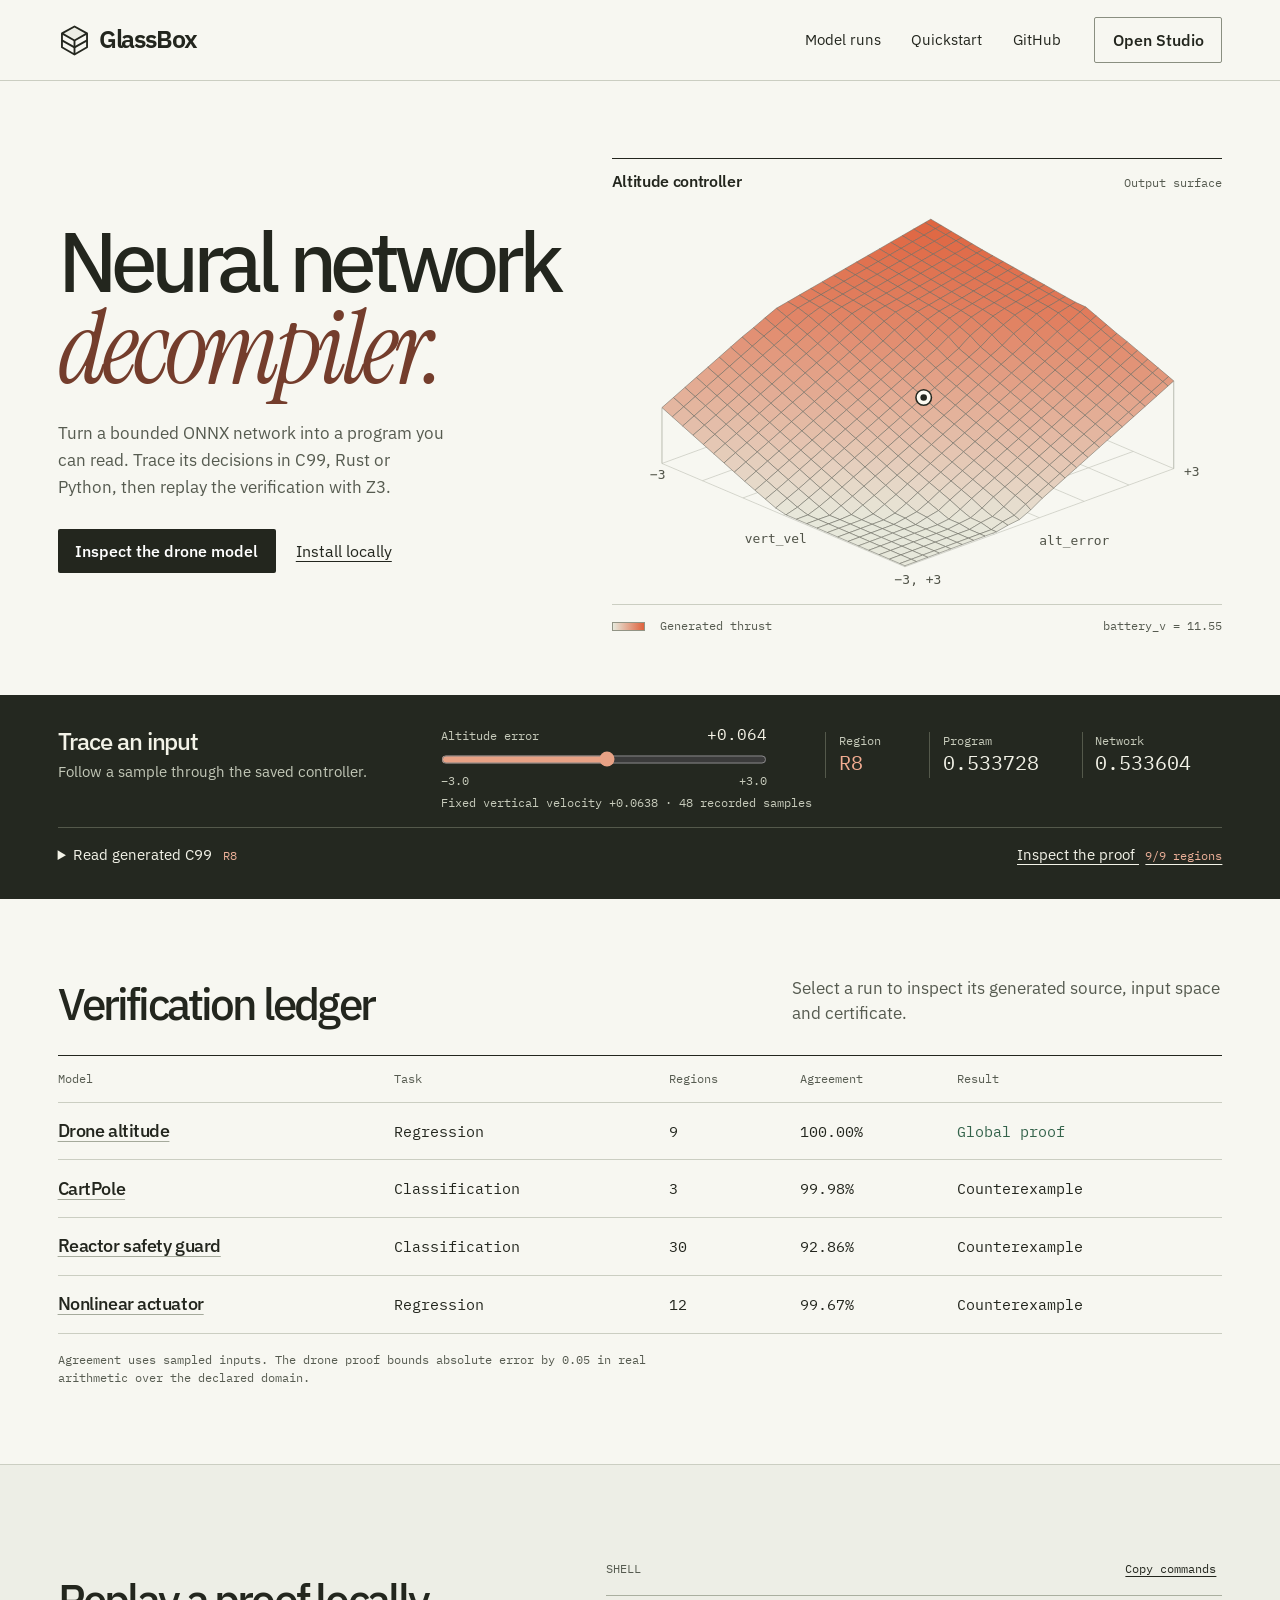
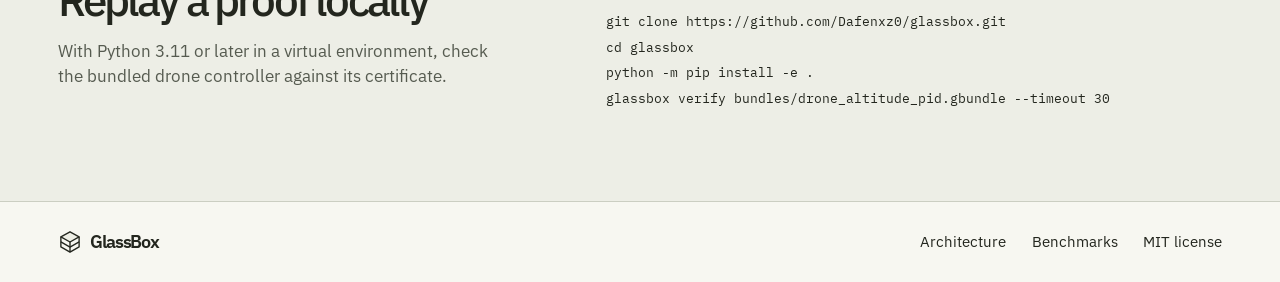
<file: site/index.html>
<!doctype html>
<html lang="en">
<head>
  <meta charset="utf-8"><meta name="viewport" content="width=device-width,initial-scale=1">
  <title>GlassBox · Neural network decompiler</title>
  <meta name="theme-color" content="#f7f7f1">
  <meta name="description" content="Decompile bounded ONNX models into readable C99, Rust and Python. Inspect the program, trace individual inputs and replay the proof.">
  <meta property="og:title" content="GlassBox · Neural network decompiler">
  <meta property="og:description" content="Inspect generated code and the verification record for four ONNX models.">
  <meta property="og:image" content="https://dafenxz0.github.io/glassbox/share.jpg">
  <link rel="icon" href="./favicon.svg" type="image/svg+xml">
  <link rel="preload" href="./assets/fonts/plex-sans.woff2" as="font" type="font/woff2" crossorigin>
  <link rel="stylesheet" href="./assets/glassbox.css">
</head>
<body>
<a class="skip" href="#main">Skip to content</a>
<header><div class="wrap nav">
  <a class="brand" href="./"><img src="./favicon.svg" alt="" width="33" height="33">GlassBox</a>
  <nav aria-label="Project"><a href="#runs">Model runs</a><a href="#local">Quickstart</a><a href="https://github.com/Dafenxz0/glassbox">GitHub</a></nav>
  <a class="studio-link" href="./studio/">Open Studio</a>
</div></header>
<main id="main">
<section class="wrap overview" aria-labelledby="title">
  <div class="intro"><h1 id="title">Neural network<br><em>decompiler.</em></h1>
    <p>Turn a bounded ONNX network into a program you can read. Trace its decisions in C99, Rust or Python, then replay the verification with Z3.</p>
    <a class="primary" href="./studio/?model=drone_altitude_pid">Inspect the drone model</a>
    <a class="plain" href="#local">Install locally</a>
  </div>
  <figure class="surface"><div class="figure-head"><h2>Altitude controller</h2><span>Output surface</span></div>
    <div class="plotstage">
      <img src="./assets/drone-surface.svg" alt="A rising, folded thrust surface over altitude error and vertical velocity, with the battery fixed at 11.55 volts." width="708" height="475" fetchpriority="high">
      <svg class="cursor" aria-hidden="true" viewBox="0 0 708 475"><g id="point" hidden><circle r="9" fill="#fcfaf2" stroke="#24271f" stroke-width="1.8"/><circle r="3.8" fill="#24271f"/></g></svg>
    </div>
    <figcaption><span><i></i> Generated thrust</span><code>battery_v = 11.55</code></figcaption>
  </figure>
</section>
<section class="trace-band" aria-labelledby="trace-title"><div class="wrap trace">
  <div class="trace-intro"><h2 id="trace-title">Trace an input</h2><p>Follow a sample through the saved controller.</p></div>
  <div class="slider-block"><label for="input-x">Altitude error <output id="x-value" for="input-x">+0.064</output></label><input id="input-x" type="range" min="0" max="47" step="1" value="24" disabled><span class="axis"><span>−3.0</span><span>+3.0</span></span></div>
  <dl class="readout"><div><dt>Region</dt><dd id="region">R8</dd></div><div><dt>Program</dt><dd id="program">0.533728</dd></div><div><dt>Network</dt><dd id="network">0.533604</dd></div></dl>
  <p class="trace-note" id="trace-note">Fixed vertical velocity +0.0638 · 48 recorded samples</p>
  <div class="trace-links"><details><summary>Read generated C99 <span id="branch-id">R8</span></summary><pre><code id="active-source">out_values[0] = ((((0.17919503764774455 * alt_error) - (0.14619990945821282 * vert_vel)) - (0.051098190143886439 * battery_v)) + 1.121805866212239);</code></pre></details>
  <a class="proof-link" href="./studio/?model=drone_altitude_pid&amp;certificate=1">Inspect the proof <span>9/9 regions</span></a></div>
</div></section>
<section class="wrap ledger" id="runs"><div class="section-title"><h2>Verification ledger</h2><p>Select a run to inspect its generated source, input space and certificate.</p></div>
<div class="table-wrap"><table><thead><tr><th scope="col">Model</th><th scope="col">Task</th><th scope="col">Regions</th><th scope="col">Agreement</th><th scope="col">Result</th></tr></thead><tbody>
<tr><th scope="row"><a href="./studio/?model=drone_altitude_pid">Drone altitude</a></th><td>Regression</td><td>9</td><td>100.00%</td><td class="proved">Global proof</td></tr>
<tr><th scope="row"><a href="./studio/?model=cartpole_policy">CartPole</a></th><td>Classification</td><td>3</td><td>99.98%</td><td>Counterexample</td></tr>
<tr><th scope="row"><a href="./studio/?model=reactor_safety_guard">Reactor safety guard</a></th><td>Classification</td><td>30</td><td>92.86%</td><td>Counterexample</td></tr>
<tr><th scope="row"><a href="./studio/?model=nonlinear_actuator">Nonlinear actuator</a></th><td>Regression</td><td>12</td><td>99.67%</td><td>Counterexample</td></tr>
</tbody></table></div><p class="table-note">Agreement uses sampled inputs. The drone proof bounds absolute error by 0.05 in real arithmetic over the declared domain.</p>
</section>
<section class="local" id="local"><div class="wrap local-inner"><div><h2>Replay a proof locally</h2><p>With Python 3.11 or later in a virtual environment, check the bundled drone controller against its certificate.</p></div>
<div class="terminal"><div class="term-head"><span>Shell</span><button type="button" id="copy" hidden>Copy commands</button></div><pre><code id="commands">git clone https://github.com/Dafenxz0/glassbox.git
cd glassbox
python -m pip install -e .
glassbox verify bundles/drone_altitude_pid.gbundle --timeout 30</code></pre></div></div></section>
</main><footer><div class="wrap foot"><a class="brand" href="./"><img src="./favicon.svg" alt="" width="24" height="24">GlassBox</a><a href="https://github.com/Dafenxz0/glassbox/blob/main/docs/ARCHITECTURE.md">Architecture</a><a href="https://github.com/Dafenxz0/glassbox/blob/main/docs/BENCHMARKS.md">Benchmarks</a><a href="https://github.com/Dafenxz0/glassbox/blob/main/LICENSE">MIT license</a></div></footer>
<script src="./assets/home.js" defer></script></body></html>
</file>
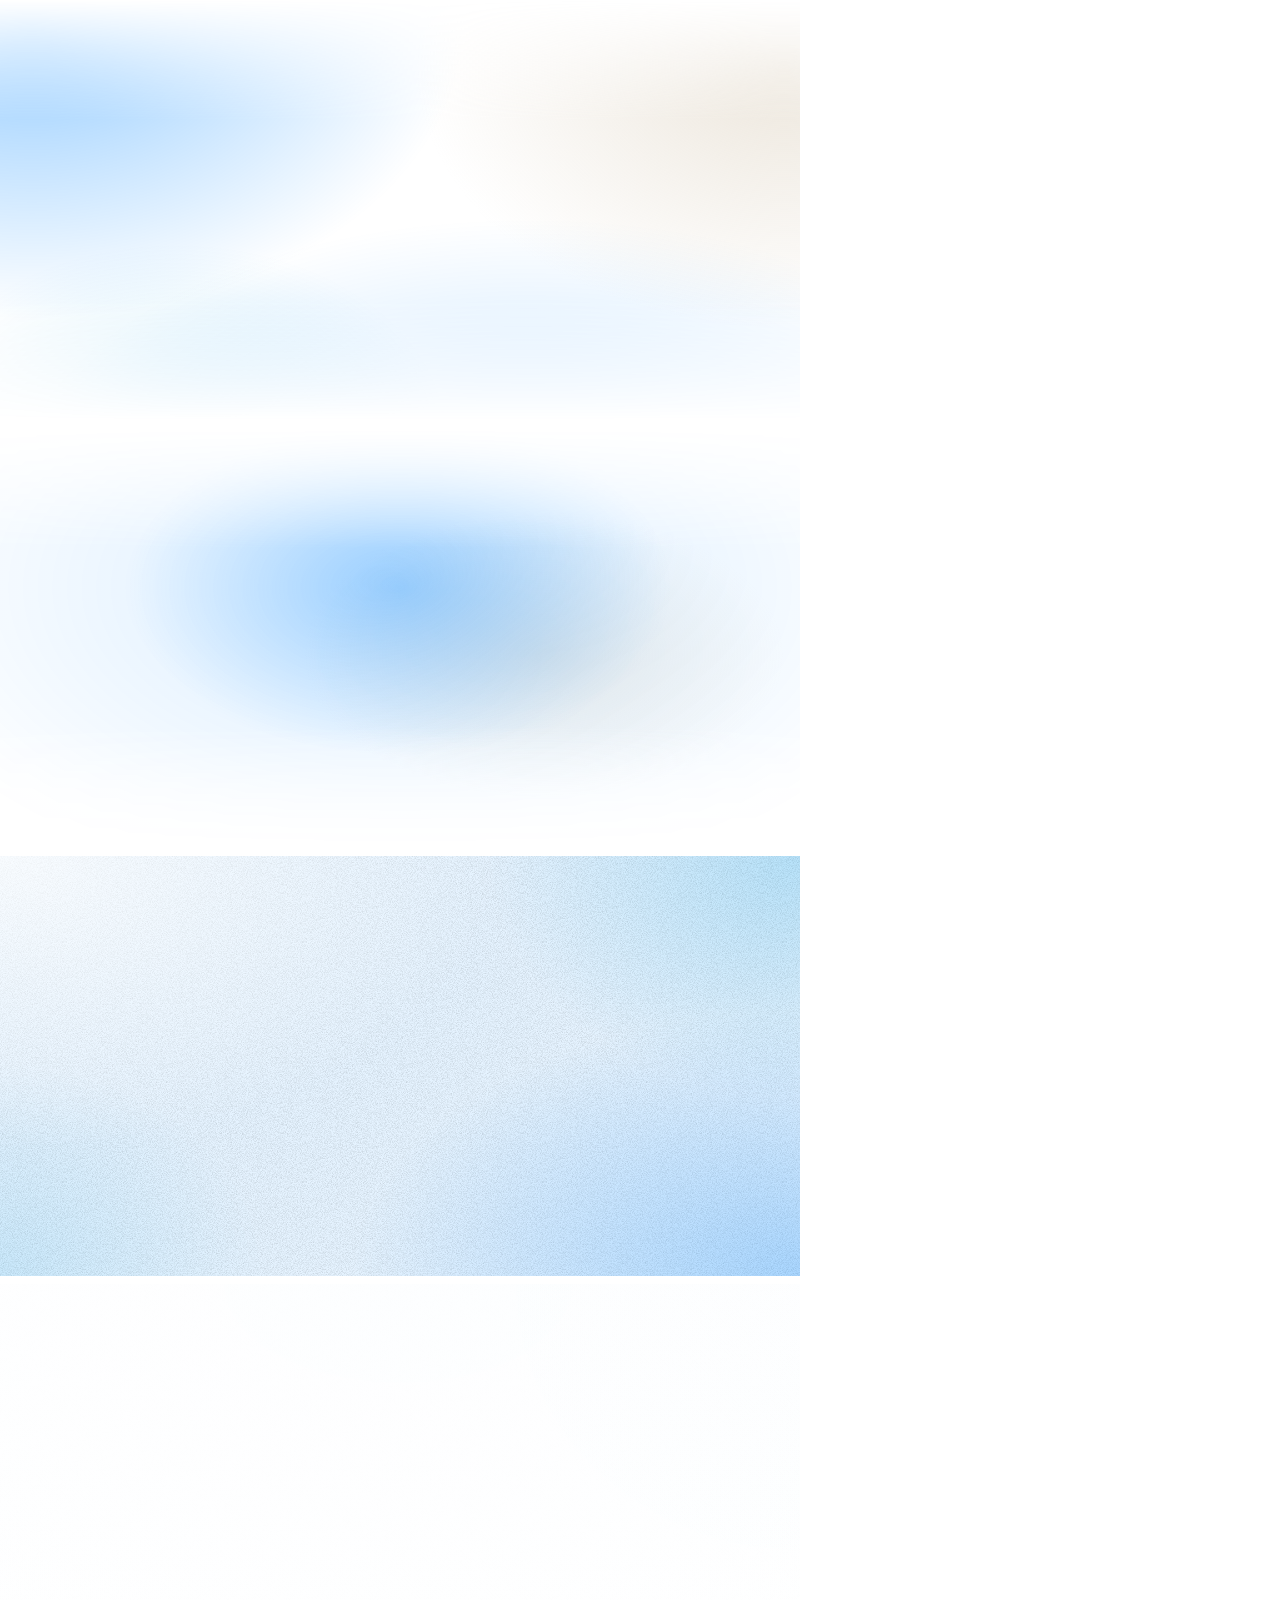
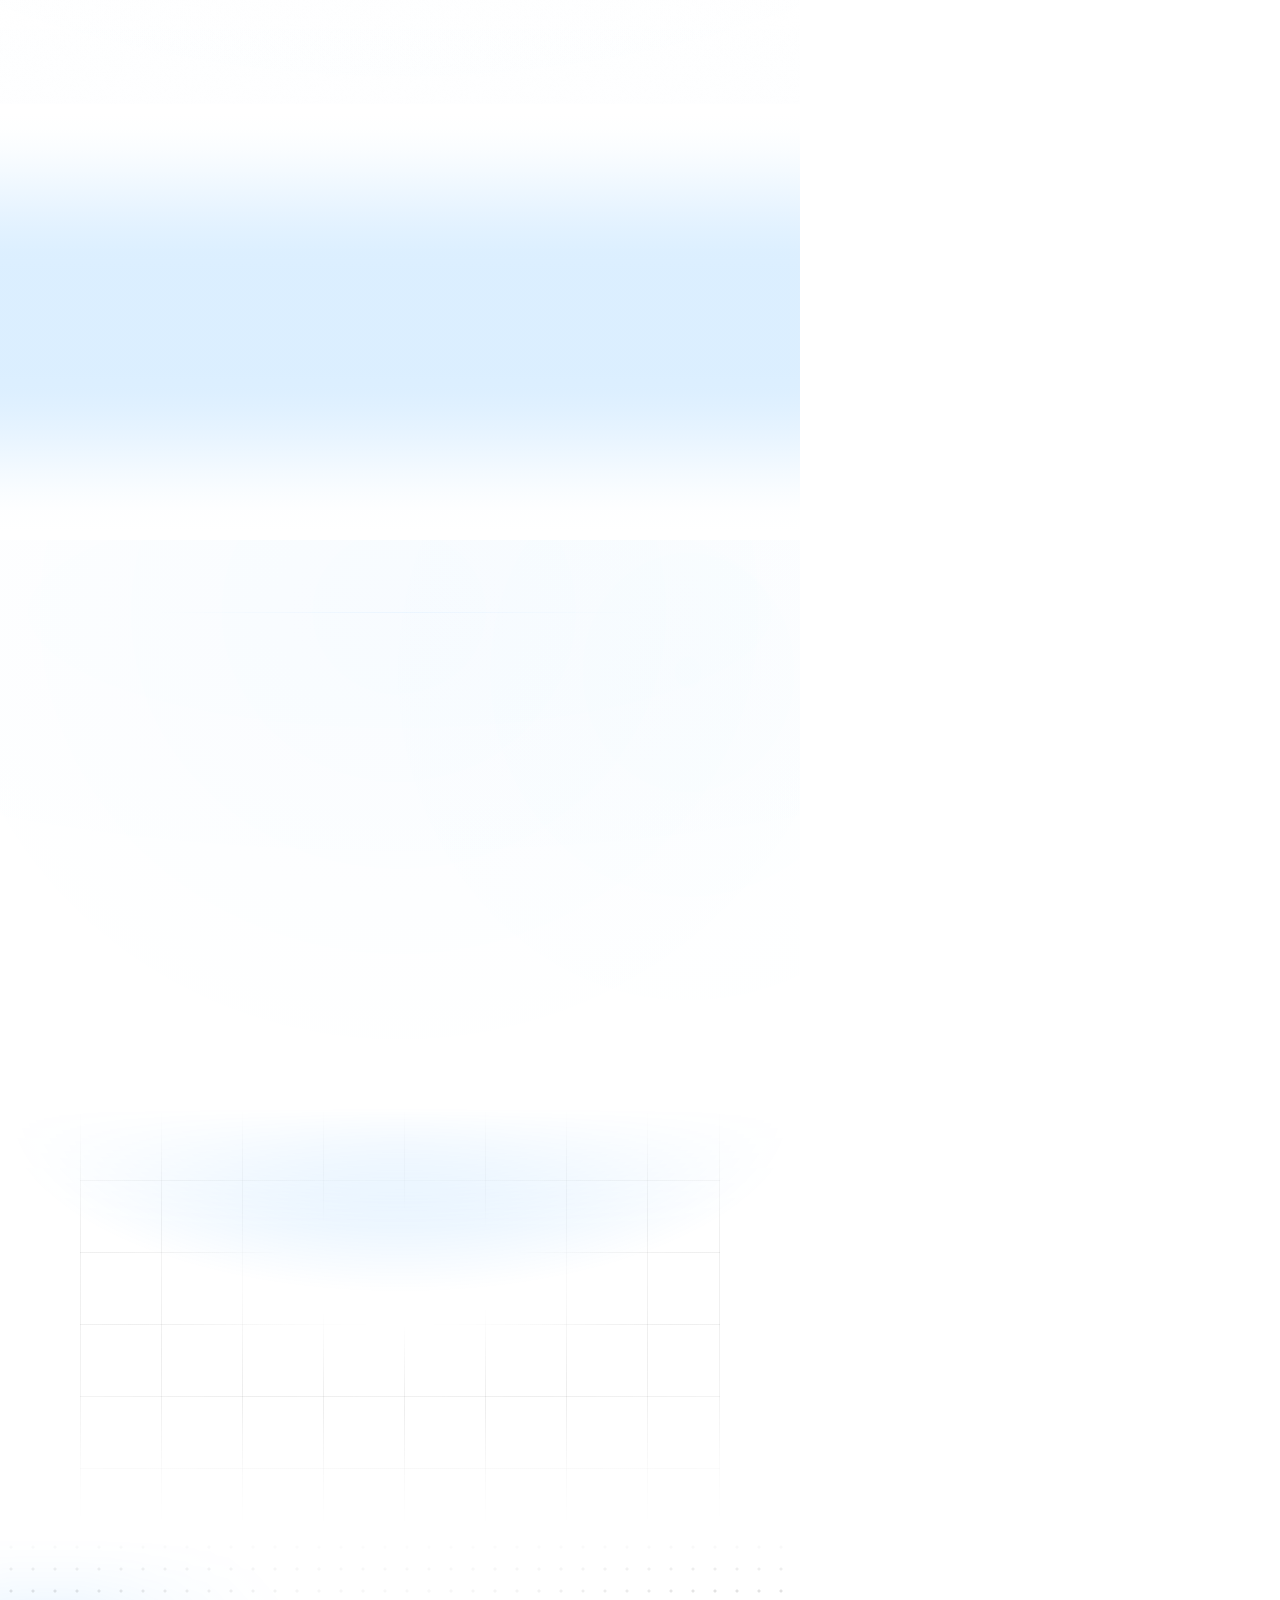
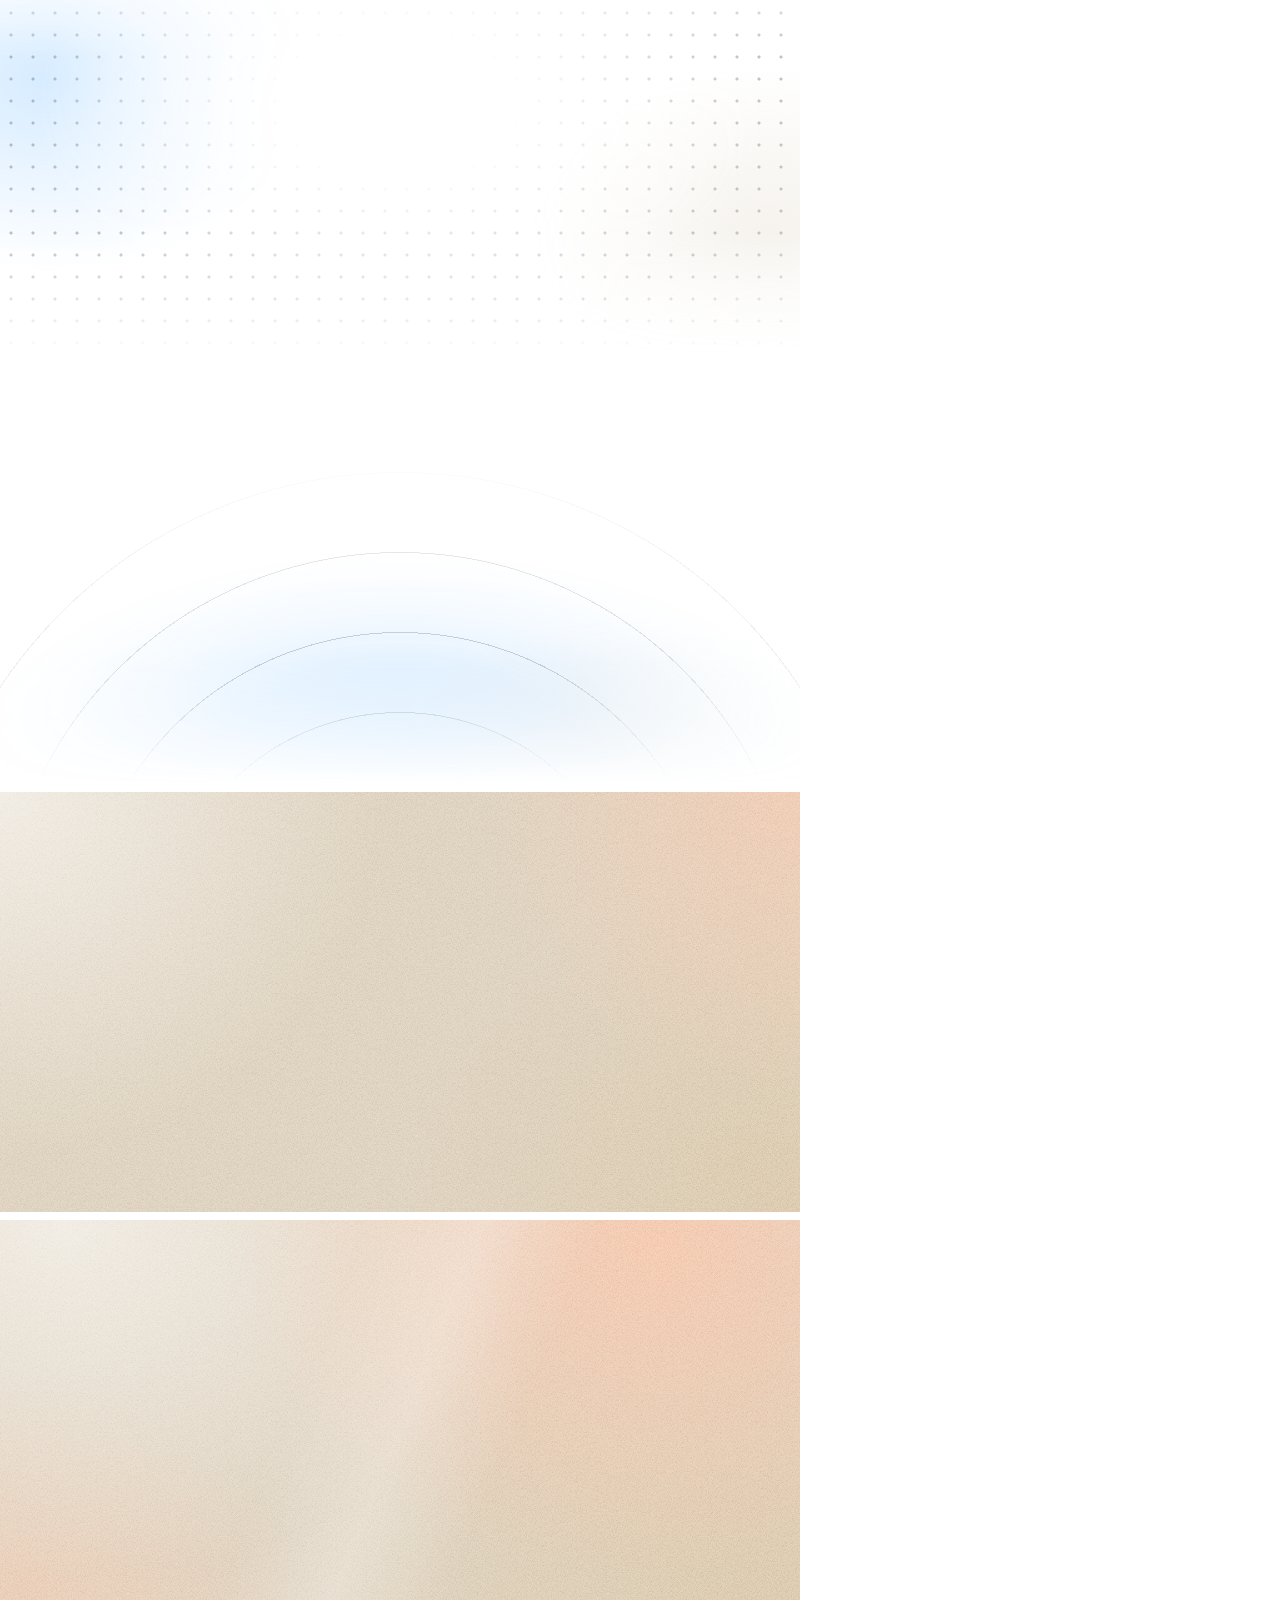
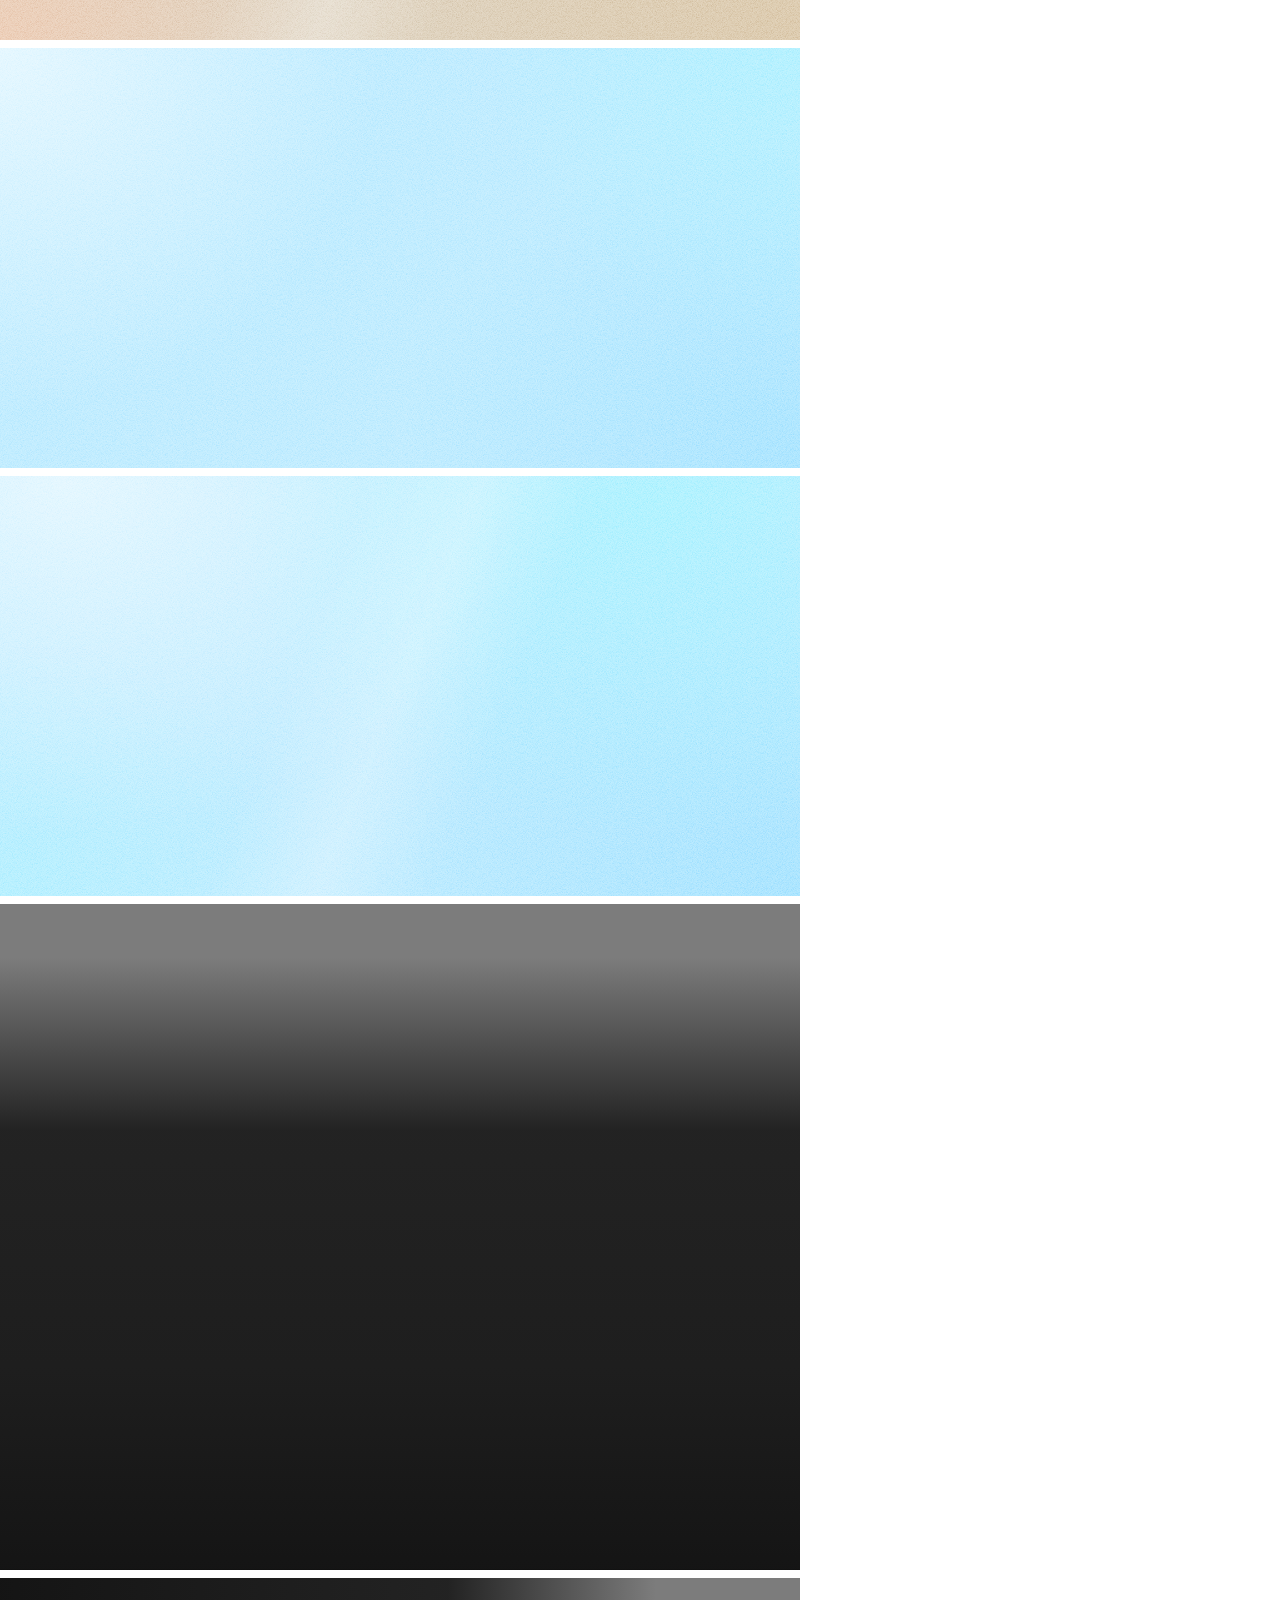
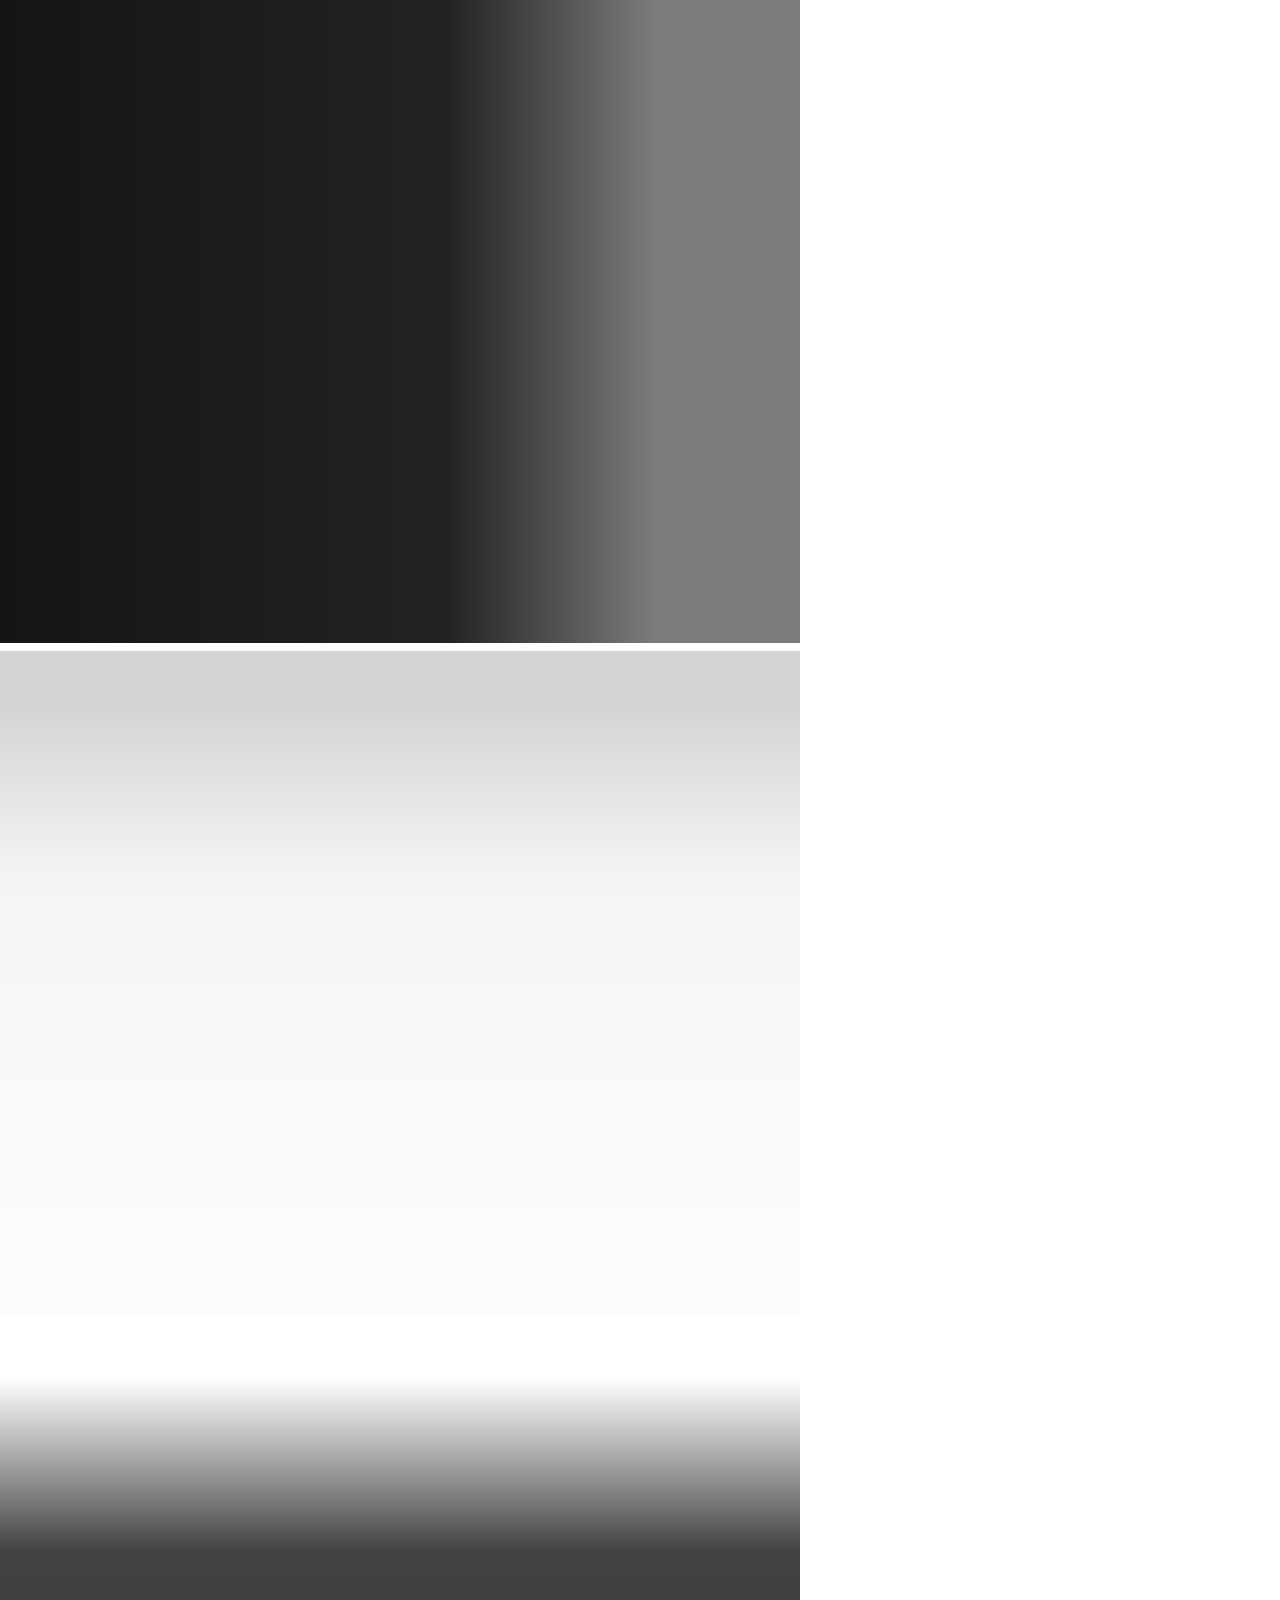
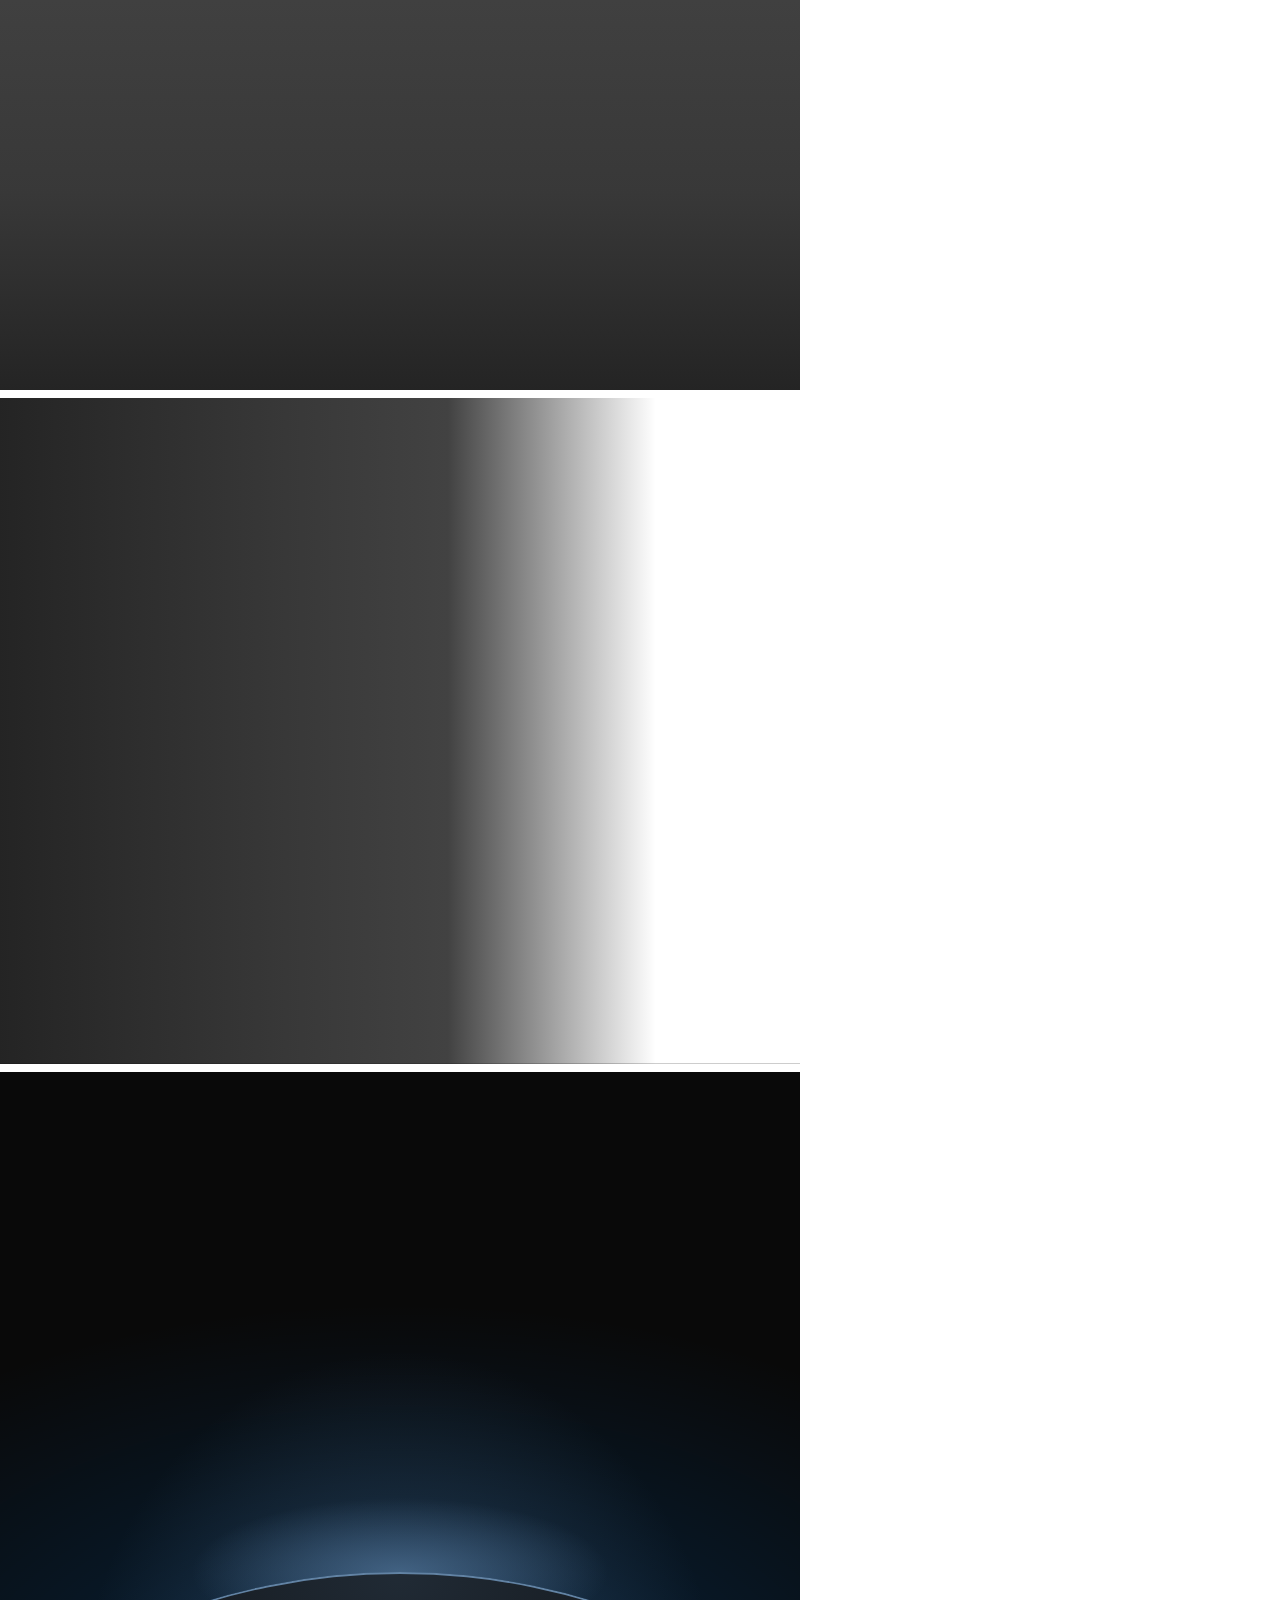
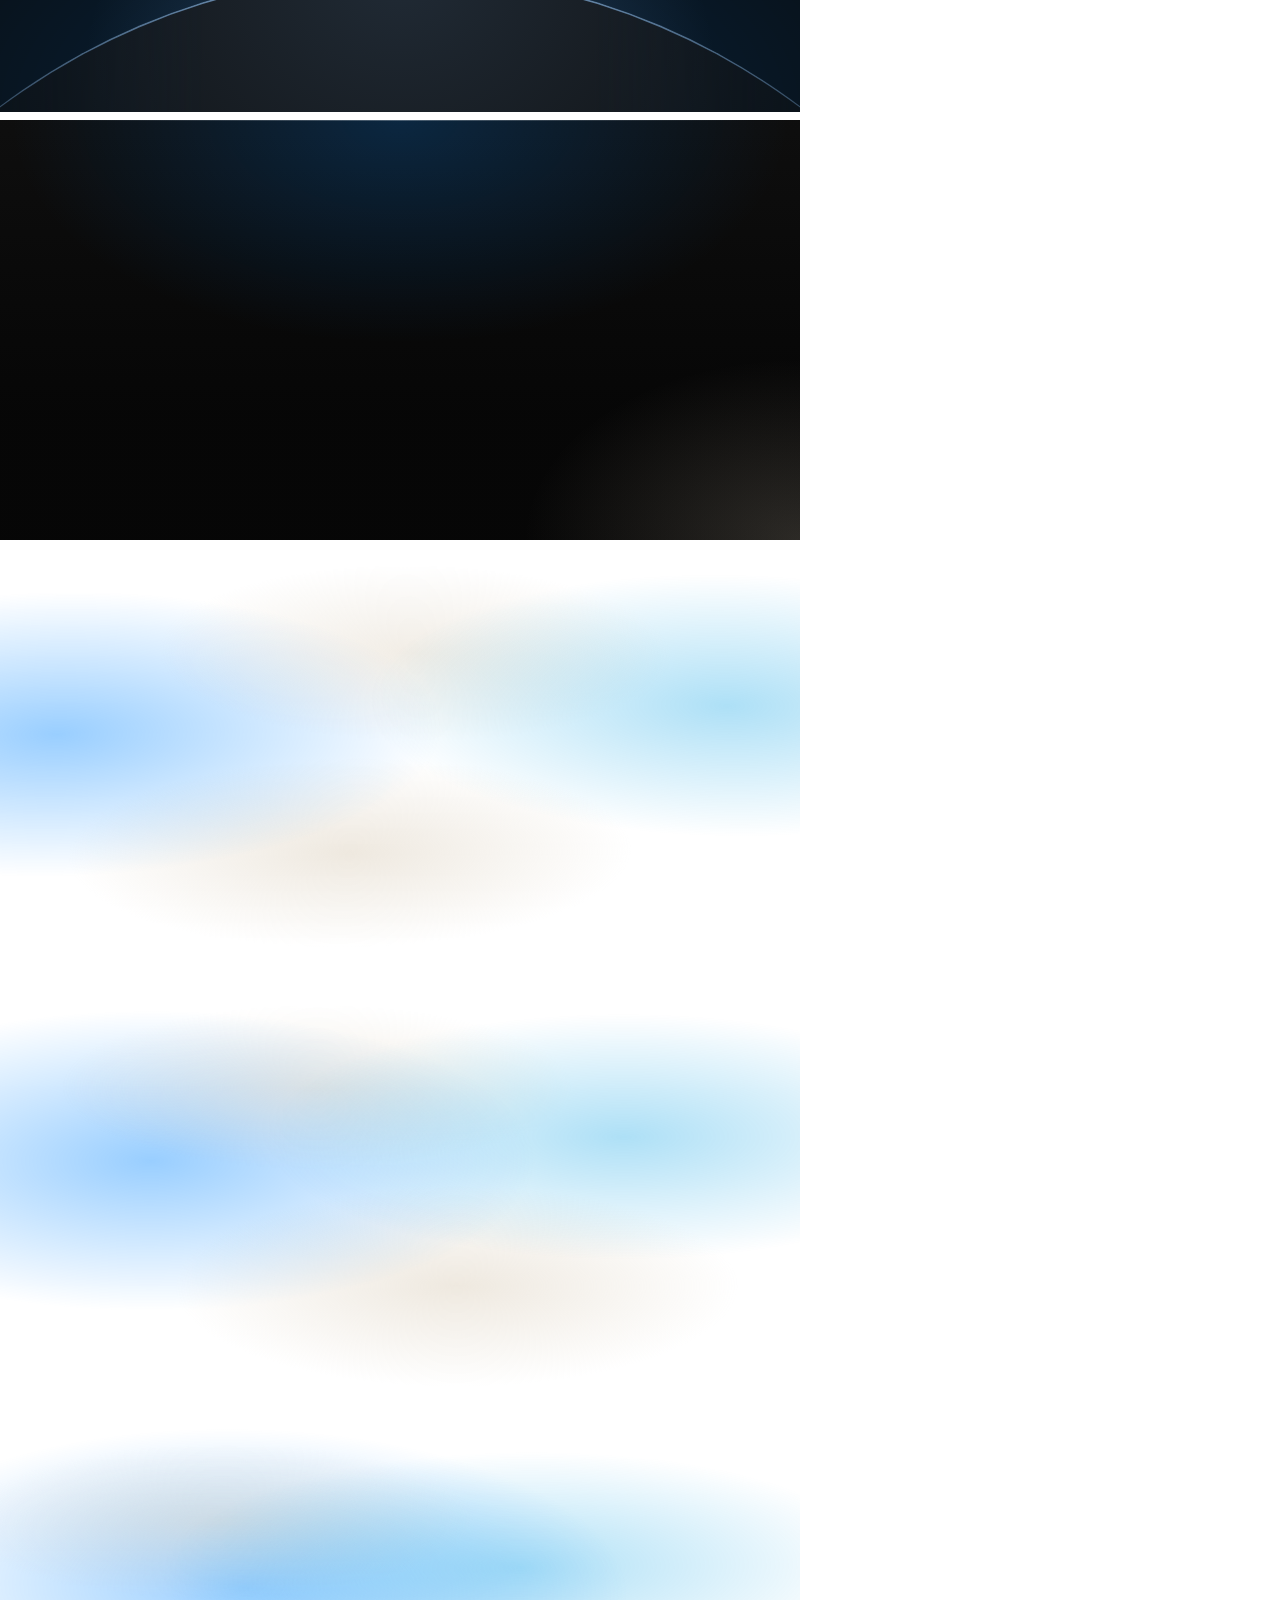
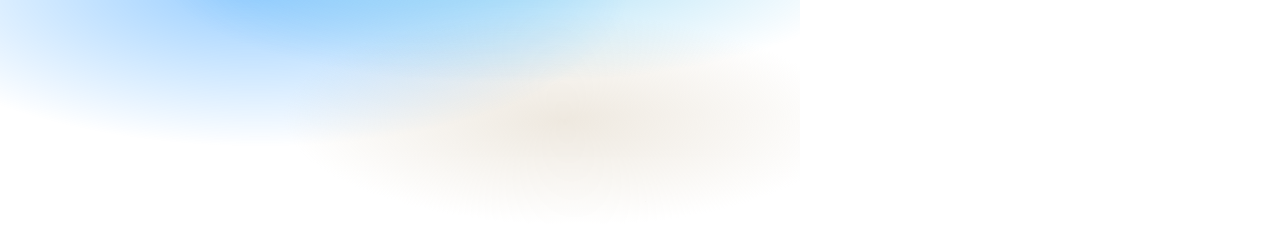
<file: site/assets/backgrounds/check.html>
<!doctype html>
<html lang="en" data-ground="sand">
<head>
<meta charset="utf-8">
<title>Backgrounds contrast check</title>
<!-- Every ground in a 800px box, for check.mjs: it sets a palette, screenshots the boxes and measures
     the ink and muted contrast on every pixel of each ground's text zone (index.json). The photograph
     grounds sit on a flat grey picture: #7c7c7c for the dark scrim, #d4d4d4 for the light one; and the worst case of the dark scrim: a white
     picture (white words on it). The light scrim is for pale photographs only. -->
<link rel="stylesheet" href="../system.css">
<link rel="stylesheet" href="backgrounds.css">
<style>body { margin: 0; width: 800px; } .box { width: 800px; margin: 0 0 8px; padding: 24px; font-size: 20px; } .pi, .pm { visibility: hidden; } .pi { color: var(--ink); } .pm { color: var(--muted); }  /* the liquid blobs held at the start, the middle and the end of their drift (the keyframes in backgrounds.css), so the text zone is measured where they stand under it */
  .at-start::before { animation: none; transform: translate3d(-7%, 0, 0) skewX(-7deg) scaleY(.94); } .at-start::after { animation: none; transform: translate3d(8%, 0, 0) skewX(6deg) scaleY(1.04); }
  .at-mid::before { animation: none; transform: translate3d(.5%, 0, 0) skewX(-.5deg) scaleY(.995); } .at-mid::after { animation: none; transform: translate3d(-.5%, 0, 0) scaleY(.98); }
  .at-end::before { animation: none; transform: translate3d(8%, 0, 0) skewX(6deg) scaleY(1.05); } .at-end::after { animation: none; transform: translate3d(-9%, 0, 0) skewX(-6deg) scaleY(.92); }
</style>
<script src="backgrounds.js" defer></script>
</head>
<body>
<div class="bg-mist box" data-g="mist" style="height:420px"><span class="pi">Ink</span> <span class="pm">Muted</span></div>
<div class="bg-halo box" data-g="halo" style="height:420px"><span class="pi">Ink</span> <span class="pm">Muted</span></div>
<div class="bg-grain box" data-g="grain" style="height:420px"><span class="pi">Ink</span> <span class="pm">Muted</span></div>
<div class="bg-paper box" data-g="paper" style="height:420px"><span class="pi">Ink</span> <span class="pm">Muted</span></div>
<div class="bg-dusk box" data-g="dusk" style="height:420px"><span class="pi">Ink</span> <span class="pm">Muted</span></div>
<div class="bg-topglow box" data-g="topglow" style="height:560px"><span class="pi">Ink</span> <span class="pm">Muted</span></div>
<div class="bg-ruled box" data-g="ruled" style="height:420px"><span class="pi">Ink</span> <span class="pm">Muted</span></div>
<div class="bg-dots box" data-g="dots" style="height:420px"><span class="pi">Ink</span> <span class="pm">Muted</span></div>
<div class="bg-arcs box" data-g="arcs" style="height:420px"><span class="pi">Ink</span> <span class="pm">Muted</span></div>
<div class="bg-band box" data-g="band" style="height:420px"><span class="pi">Ink</span> <span class="pm">Muted</span></div>
<div class="bg-field box" data-g="field" style="height:420px"><span class="pi">Ink</span> <span class="pm">Muted</span></div>
<div class="bg-band bg-tint box" data-g="band-tint" style="height:420px"><span class="pi">Ink</span> <span class="pm">Muted</span></div>
<div class="bg-field bg-tint box" data-g="field-tint" style="height:420px"><span class="pi">Ink</span> <span class="pm">Muted</span></div>
<div class="bg-photo box" data-g="photo" style="height:520px;--g-photo:linear-gradient(#7c7c7c,#7c7c7c)"><span class="pi">Ink</span> <span class="pm">Muted</span></div>
<div class="bg-photo bg-photo--left box" data-g="photo-left" style="height:520px;--g-photo:linear-gradient(#7c7c7c,#7c7c7c)"><span class="pi">Ink</span> <span class="pm">Muted</span></div>
<div class="bg-photo bg-photo--light box" data-g="photo-light" style="height:520px;--g-photo:linear-gradient(#d4d4d4,#d4d4d4)"><span class="pi">Ink</span> <span class="pm">Muted</span></div>
<div class="bg-photo box" data-g="photo-white" style="height:520px;--g-photo:linear-gradient(#fff,#fff)"><span class="pi">Ink</span> <span class="pm">Muted</span></div>
<div class="bg-photo bg-photo--left box" data-g="photo-left-white" style="height:520px;--g-photo:linear-gradient(#fff,#fff)"><span class="pi">Ink</span> <span class="pm">Muted</span></div>
<div class="bg-horizon box" data-g="horizon" style="height:640px"><span class="pi">Ink</span> <span class="pm">Muted</span></div>
<div class="bg-deep box" data-g="deep" style="height:420px"><span class="pi">Ink</span> <span class="pm">Muted</span></div>
<div class="bg-liquid box at-start" data-g="liquid" data-no-pause style="height:420px"><span class="pi">Ink</span> <span class="pm">Muted</span></div>
<div class="bg-liquid box at-mid" data-g="liquid-mid" data-no-pause style="height:420px"><span class="pi">Ink</span> <span class="pm">Muted</span></div>
<div class="bg-liquid box at-end" data-g="liquid-end" data-no-pause style="height:420px"><span class="pi">Ink</span> <span class="pm">Muted</span></div>

</body>
</html>
</file>
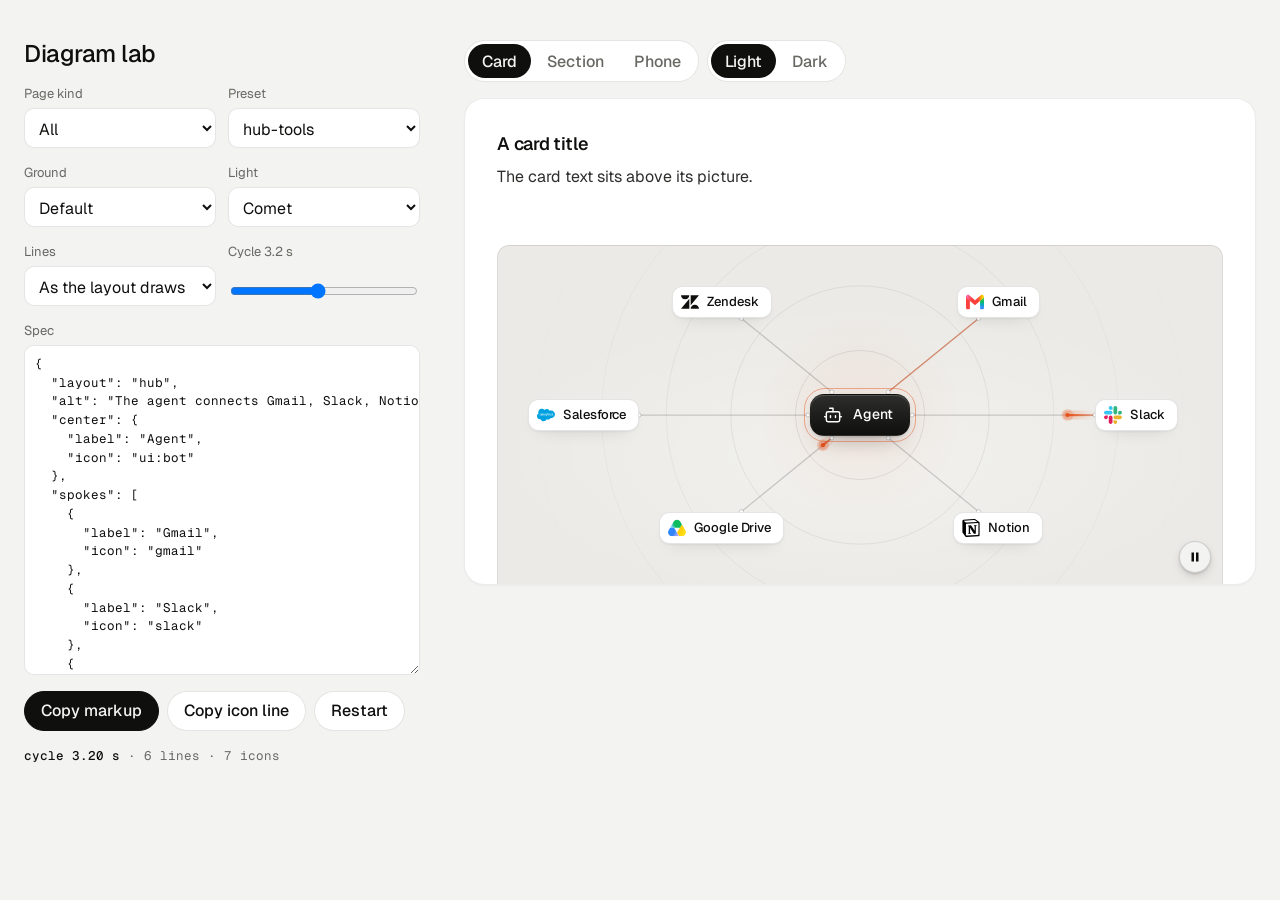
<file: site/assets/diagrams/lab.html>
<!doctype html>
<html lang="en">
<head>
<meta charset="utf-8">
<meta name="viewport" content="width=device-width, initial-scale=1">
<title>Diagram lab</title>
<link rel="preconnect" href="https://fonts.googleapis.com">
<link rel="preconnect" href="https://fonts.gstatic.com" crossorigin>
<link href="https://fonts.googleapis.com/css2?family=Geist:wght@300..700&family=Geist+Mono:wght@400;500&display=swap" rel="stylesheet">
<link rel="stylesheet" href="../ui/cards.css">
<link rel="stylesheet" href="diagram.css">
<style>
  /* The builder: pick a preset, change the JSON or the controls, see the card at once, copy the markup. Not part of a page. */
  :root { --font-text: "Geist", system-ui, sans-serif; --font-display: "Geist", system-ui, sans-serif; --font-mono: "Geist Mono", ui-monospace, monospace; }
  [data-theme="light"] { --bg: #f3f3f1; --card: #ffffff; --ink: #0f0f0e; --muted: #686863; --accent: #e5531c; --accent-ink: #ffffff; --frag: #ffffff; --ground-bg: #ebeae6; --ground-accent: #dcd9d0; --line: rgb(0 0 0 / .1); --field: #ffffff; }
  [data-theme="light"][data-accent="blue"] { --accent: #2456e8; }
  [data-theme="light"][data-accent="green"] { --accent: #16825d; }
  [data-theme="dark"] { --bg: #070708; --card: #141416; --ink: #f2f2ef; --muted: #8f9094; --accent: #ff7a3c; --accent-ink: #120c08; --frag: #1c1d20; --ground-bg: #101012; --ground-accent: #232326; --line: rgb(255 255 255 / .12); --field: #101012; }
  [data-theme="dark"][data-accent="white"] { --accent: #f2f2ef; --accent-ink: #0b0b0c; }
  [data-theme="dark"][data-accent="green"] { --accent: #3ccf8e; --accent-ink: #06130d; }
  * { box-sizing: border-box; }
  html, body { margin: 0; }
  body { font-family: var(--font-text); background: var(--bg); color: var(--ink); -webkit-font-smoothing: antialiased; min-height: 100vh; }
  .lab { display: grid; gap: 32px; max-width: 1440px; margin: 0 auto; padding: 32px 24px 64px; }
  .side { display: grid; gap: 16px; align-content: start; min-width: 0; }
  .side h1 { margin: 0; font: 500 24px/1.2 var(--font-display); letter-spacing: -0.02em; }
  .row { display: grid; gap: 6px; }
  .row > label, .row > .lbl { font-size: 13px; color: var(--muted); }
  .two { display: grid; grid-template-columns: 1fr 1fr; gap: 12px; }
  select, textarea, button, input[type=range] { font: inherit; color: inherit; }
  select, textarea { width: 100%; background: var(--field); border: 1px solid var(--line); border-radius: 10px; padding: 9px 10px; }
  select { height: 40px; }
  textarea { min-height: 360px; resize: vertical; font: 400 12.5px/1.5 var(--font-mono); white-space: pre; tab-size: 2; }
  textarea.is-bad { border-color: #c4321c; }
  .btns { display: flex; flex-wrap: wrap; gap: 8px; }
  button.b { height: 40px; padding: 0 16px; border-radius: 999px; border: 1px solid var(--line); background: var(--card); cursor: pointer; font-weight: 500; }
  button.b:hover { border-color: var(--ink); }
  button.b--main { background: var(--ink); color: var(--bg); border-color: var(--ink); }
  .out { font: 400 12.5px/1.5 var(--font-mono); color: var(--muted); overflow-wrap: anywhere; min-height: 1.5em; }
  .out b { color: var(--ink); font-weight: 500; }
  .out .bad { color: #c4321c; }
  .lb-stage { min-width: 0; display: grid; align-content: start; gap: 16px; }
  .lb-stage .card > .panel { --p-h: 340px; }
  .lb-stage .card--wide > .panel { --p-h: 560px; }
  .lb-stage .card--phone { max-width: 390px; }
  .lb-stage .card--phone > .panel { --p-h: 300px; }
  .seg { display: inline-flex; border: 1px solid var(--line); border-radius: 999px; padding: 3px; gap: 2px; background: var(--card); width: fit-content; }
  .seg button { height: 34px; padding: 0 14px; border: 0; background: none; border-radius: 999px; cursor: pointer; font-weight: 500; color: var(--muted); }
  .seg button[aria-pressed="true"] { background: var(--ink); color: var(--bg); }
  @media (min-width: 1024px) { .lab { grid-template-columns: 400px minmax(0, 1fr); gap: 40px; padding-top: 40px; } textarea { min-height: 330px; } .side { position: sticky; top: 24px; max-height: calc(100vh - 48px); overflow: auto; padding-right: 4px; } }
  @media (max-width: 639px) { .lab { padding: 24px 16px 48px; } }
</style>
</head>
<body data-theme="light" data-icon-base="../icons/demo/">
<div class="lab">
  <aside class="side">
    <h1>Diagram lab</h1>
    <div class="two">
      <div class="row"><label for="type">Page kind</label><select id="type"><option value="">All</option><option>software</option><option>tech</option><option>gaming</option><option>product</option><option>service</option></select></div>
      <div class="row"><label for="preset">Preset</label><select id="preset"></select></div>
    </div>
    <div class="two">
      <div class="row"><label for="ground">Ground</label><select id="ground"><option value="">Default</option><option>dots</option><option>rings</option><option>grid</option><option>glow</option><option>glow dots</option><option>glow rings</option><option>none</option></select></div>
      <div class="row"><label for="pulse">Light</label><select id="pulse"><option value="">Comet</option><option>dot</option><option>none</option></select></div>
    </div>
    <div class="two">
      <div class="row"><label for="curve">Lines</label><select id="curve"><option value="">As the layout draws them</option><option>curve</option><option>elbow</option><option>swirl</option></select></div>
      <div class="row"><label for="cycle">Cycle <span id="cycleV">3.2 s</span></label><input id="cycle" type="range" min="2.5" max="4" step="0.1" value="3.2"></div>
    </div>
    <div class="row"><label for="json">Spec</label><textarea id="json" spellcheck="false"></textarea></div>
    <div class="btns">
      <button class="b b--main" id="copy" type="button">Copy markup</button>
      <button class="b" id="copyIcons" type="button">Copy icon line</button>
      <button class="b" id="restart" type="button">Restart</button>
    </div>
    <div class="out" id="info"></div>
  </aside>
  <main class="lb-stage">
    <div class="btns">
      <div class="seg" id="size" role="group" aria-label="Size"><button type="button" data-v="card" aria-pressed="true">Card</button><button type="button" data-v="section" aria-pressed="false">Section</button><button type="button" data-v="phone" aria-pressed="false">Phone</button></div>
      <div class="seg" id="theme" role="group" aria-label="Palette"><button type="button" data-v="light" aria-pressed="true">Light</button><button type="button" data-v="dark" aria-pressed="false">Dark</button></div>
    </div>
    <article class="card card--row" id="card"><h3 id="ct"></h3><p id="cp"></p><div class="panel"><div class="dg" id="dg"></div></div></article>
  </main>
</div>
<script type="module">
  import dg from './diagram.js';
  const $ = id => document.getElementById(id);
  const presets = await dg.presets();
  const base = new URL('../icons/demo/', location.href).href;
  const q = new URLSearchParams(location.search);
  let spec = null, d = null, size = 'card';

  const names = type => Object.keys(presets).filter(k => !type || (presets[k].types || []).includes(type));
  const fillPresets = () => { $('preset').innerHTML = names($('type').value).map(k => `<option>${k}</option>`).join(''); };
  const load = id => { spec = JSON.parse(JSON.stringify(presets[id])); delete spec.types; $('json').value = JSON.stringify(spec, null, 2); sync(); };
  const first = n => (spec.center || spec.core || spec.input || spec.root || spec.left || {}).label || n;

  function iconIds(o, out = new Set()) {
    if (Array.isArray(o)) o.forEach(x => iconIds(x, out));
    else if (o && typeof o === 'object') for (const k in o) { if (k === 'icon' && typeof o[k] === 'string' && !/^text:|[/.]/.test(o[k])) out.add(o[k]); else iconIds(o[k], out); }
    return out;
  }
  function markup() {
    const j = JSON.stringify(spec);
    return /'/.test(j)
      ? `<div class="panel"><div class="dg" data-diagram><script type="application/json">${j}<\/script></div></div>`
      : `<div class="panel"><div class="dg" data-diagram='${j}'></div></div>`;
  }
  function paint() {
    const card = $('card');
    card.classList.toggle('card--wide', size === 'section');
    card.classList.toggle('card--phone', size === 'phone');
    const s = JSON.parse(JSON.stringify(spec));
    if (size === 'section') s.size = 'section';
    $('ct').textContent = 'A card title';
    $('cp').textContent = 'The card text sits above its picture.';
    const el = $('dg');
    d = dg.mount(el, s, { iconBase: base });
    const ids = [...iconIds(spec)];
    setTimeout(() => {
      $('info').innerHTML = `<b>cycle ${d.T ? d.T.toFixed(2) : '-'} s</b> · ${d.E ? d.E.filter(e => e.lit).length : 0} lines · ${ids.length} icons`;
    }, 400);
  }
  function sync() {
    try { spec = JSON.parse($('json').value); $('json').classList.remove('is-bad'); } catch (e) { $('json').classList.add('is-bad'); $('info').innerHTML = `<span class="bad">${e.message}</span>`; return; }
    paint();
  }
  // a control writes into the spec and the textarea
  function setField(path, v) {
    try { spec = JSON.parse($('json').value); } catch { return; }
    const [a, b] = path.split('.');
    if (b) { spec[a] = spec[a] || {}; if (v === '' || v == null) delete spec[a][b]; else spec[a][b] = v; if (!Object.keys(spec[a]).length) delete spec[a]; }
    else if (v === '' || v == null) delete spec[a]; else spec[a] = v;
    $('json').value = JSON.stringify(spec, null, 2);
    sync();
  }
  $('type').onchange = () => { fillPresets(); load($('preset').value); };
  $('preset').onchange = () => { $('ground').value = $('pulse').value = $('curve').value = ''; $('cycle').value = 3.2; $('cycleV').textContent = '3.2 s'; load($('preset').value); };
  $('ground').onchange = () => setField('ground', $('ground').value);
  $('pulse').onchange = () => setField('motion.pulse', $('pulse').value);
  $('curve').onchange = () => setField('curve', $('curve').value);
  $('cycle').oninput = () => { $('cycleV').textContent = (+$('cycle').value).toFixed(1) + ' s'; setField('motion.cycle', +$('cycle').value === 3.2 ? '' : +$('cycle').value); };
  let t0; $('json').oninput = () => { clearTimeout(t0); t0 = setTimeout(sync, 350); };
  $('restart').onclick = () => d && d.restart && d.restart();
  const copy = async (text, btn, label) => { try { await navigator.clipboard.writeText(text); btn.textContent = 'Copied'; } catch { btn.textContent = 'Copy failed'; } setTimeout(() => (btn.textContent = label), 1400); };
  $('copy').onclick = () => copy(markup(), $('copy'), 'Copy markup');
  $('copyIcons').onclick = () => copy(`node <skill>/scripts/icons.mjs fetch ${[...iconIds(spec)].join(' ')} --out assets/icons`, $('copyIcons'), 'Copy icon line');
  for (const [id, key] of [['size', 'size'], ['theme', 'theme']]) {
    $(id).onclick = ev => {
      const b = ev.target.closest('button'); if (!b) return;
      [...$(id).children].forEach(x => x.setAttribute('aria-pressed', String(x === b)));
      if (key === 'size') { size = b.dataset.v; paint(); } else document.body.dataset.theme = b.dataset.v;
    };
  }
  if (q.get('type')) $('type').value = q.get('type');
  fillPresets();
  if (q.get('preset') && presets[q.get('preset')]) $('preset').value = q.get('preset');
  if (q.get('theme') === 'dark') { document.body.dataset.theme = 'dark'; $('theme').children[1].click(); }
  load($('preset').value);
  window.__lab = { get d() { return d; } };
</script>
</body>
</html>
</file>
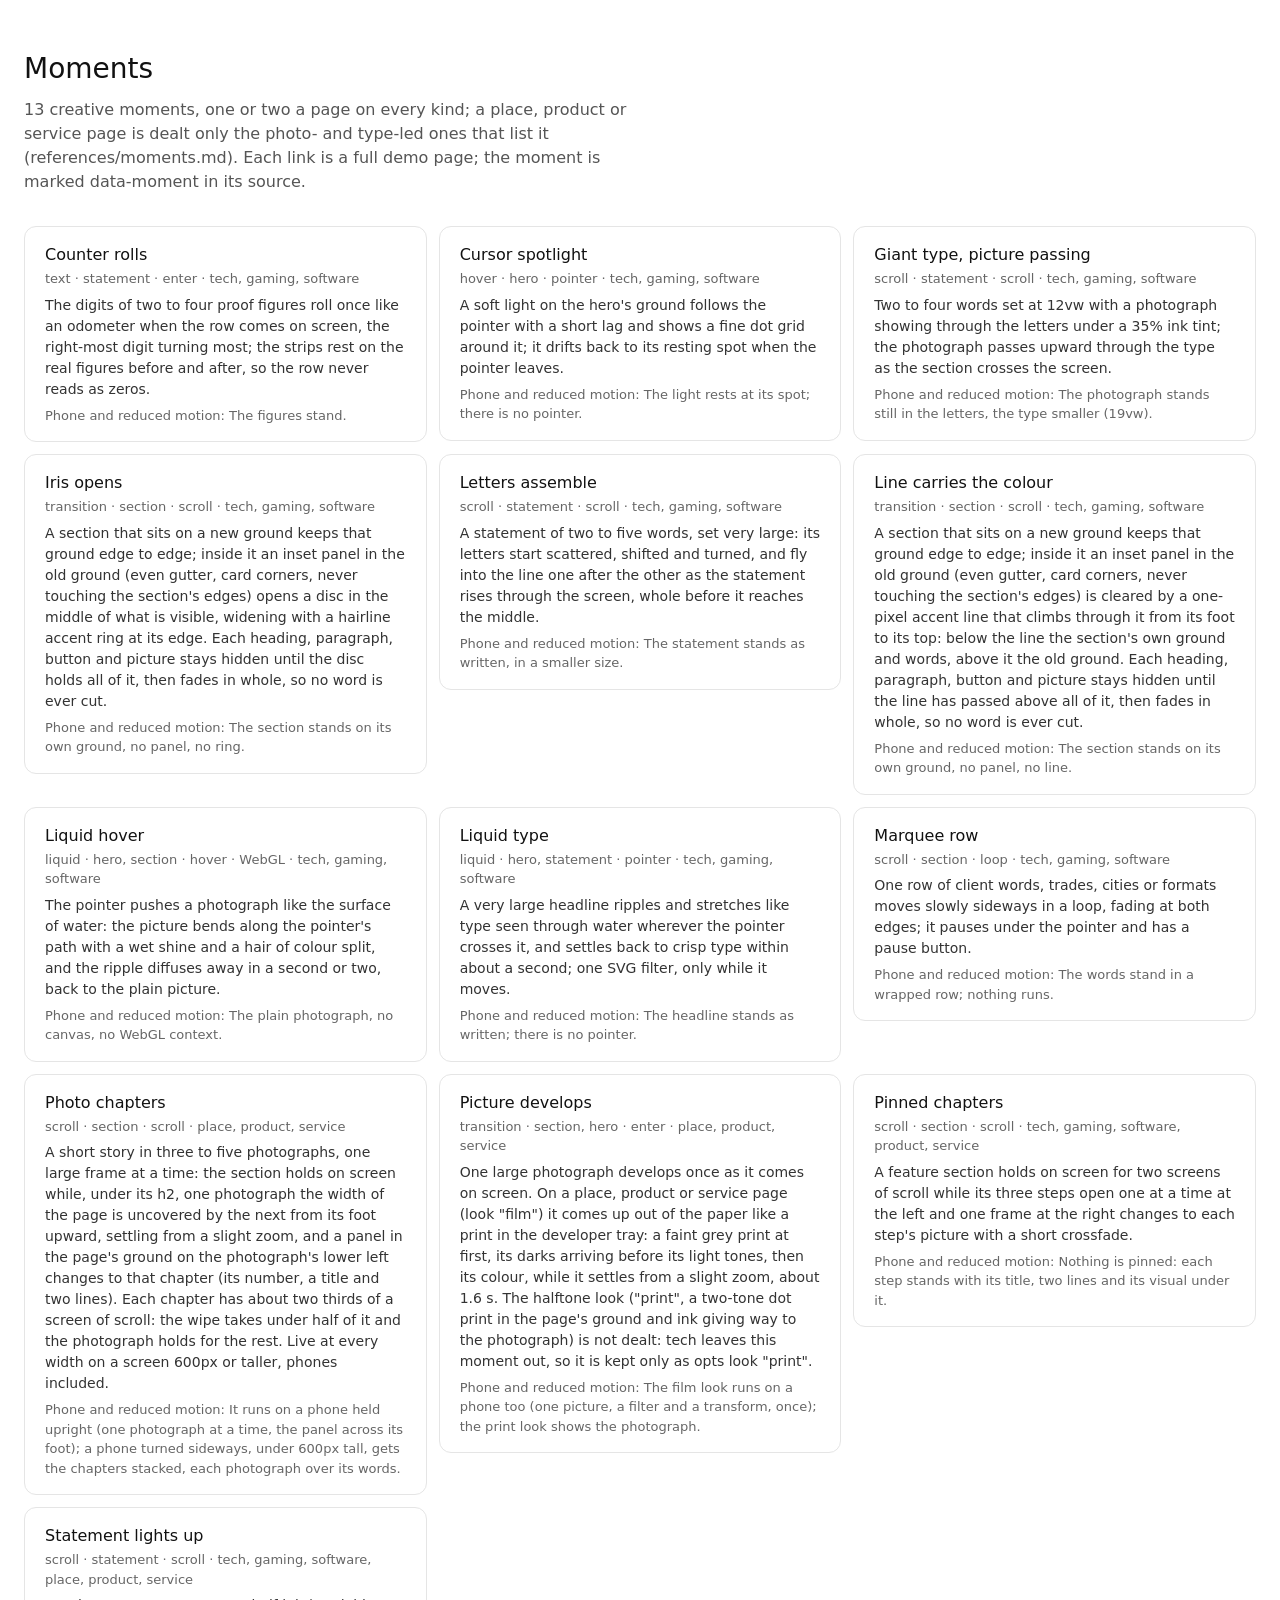
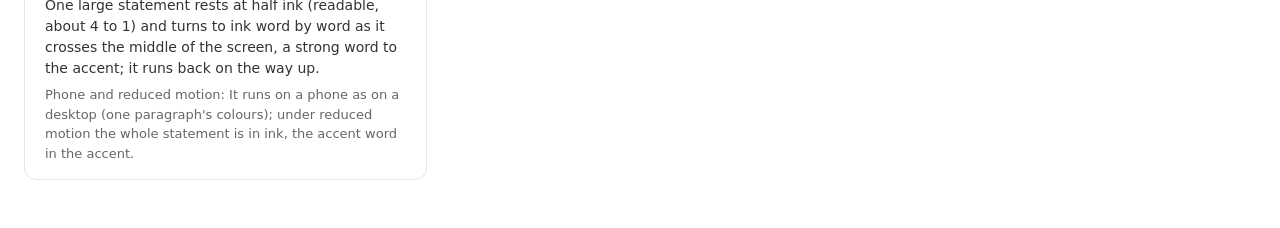
<file: site/assets/moments/gallery.html>
<!doctype html><html lang="en"><head><meta charset="utf-8"><meta name="viewport" content="width=device-width, initial-scale=1"><title>Moments</title>
<style>body{margin:0;font:16px/1.5 system-ui,sans-serif;color:#111;background:#fff;padding:48px 24px}h1{font-size:28px;font-weight:500;margin:0 0 8px}p.lead{color:#555;margin:0 0 32px;max-width:60ch}ul{list-style:none;padding:0;margin:0;display:grid;gap:12px;grid-template-columns:repeat(auto-fill,minmax(320px,1fr))}li a{display:block;padding:16px 20px;border:1px solid #e5e5e5;border-radius:12px;color:inherit;text-decoration:none}li a:hover{border-color:#999}li b{font-weight:500}li span{display:block;color:#666;font-size:13px;margin:2px 0 6px}li p{margin:0;color:#333;font-size:14px}li p.ph{margin-top:6px;color:#666;font-size:13px}</style></head>
<body><h1>Moments</h1><p class="lead">13 creative moments, one or two a page on every kind; a place, product or service page is dealt only the photo- and type-led ones that list it (references/moments.md). Each link is a full demo page; the moment is marked data-moment in its source.</p><ul><li><a href="counter-rolls/demo.html"><b>Counter rolls</b> <span>text · statement · enter · tech, gaming, software</span><p>The digits of two to four proof figures roll once like an odometer when the row comes on screen, the right-most digit turning most; the strips rest on the real figures before and after, so the row never reads as zeros.</p><p class="ph">Phone and reduced motion: The figures stand.</p></a></li>
<li><a href="cursor-spotlight/demo.html"><b>Cursor spotlight</b> <span>hover · hero · pointer · tech, gaming, software</span><p>A soft light on the hero's ground follows the pointer with a short lag and shows a fine dot grid around it; it drifts back to its resting spot when the pointer leaves.</p><p class="ph">Phone and reduced motion: The light rests at its spot; there is no pointer.</p></a></li>
<li><a href="giant-type-pass/demo.html"><b>Giant type, picture passing</b> <span>scroll · statement · scroll · tech, gaming, software</span><p>Two to four words set at 12vw with a photograph showing through the letters under a 35% ink tint; the photograph passes upward through the type as the section crosses the screen.</p><p class="ph">Phone and reduced motion: The photograph stands still in the letters, the type smaller (19vw).</p></a></li>
<li><a href="iris-opens/demo.html"><b>Iris opens</b> <span>transition · section · scroll · tech, gaming, software</span><p>A section that sits on a new ground keeps that ground edge to edge; inside it an inset panel in the old ground (even gutter, card corners, never touching the section's edges) opens a disc in the middle of what is visible, widening with a hairline accent ring at its edge. Each heading, paragraph, button and picture stays hidden until the disc holds all of it, then fades in whole, so no word is ever cut.</p><p class="ph">Phone and reduced motion: The section stands on its own ground, no panel, no ring.</p></a></li>
<li><a href="letters-assemble/demo.html"><b>Letters assemble</b> <span>scroll · statement · scroll · tech, gaming, software</span><p>A statement of two to five words, set very large: its letters start scattered, shifted and turned, and fly into the line one after the other as the statement rises through the screen, whole before it reaches the middle.</p><p class="ph">Phone and reduced motion: The statement stands as written, in a smaller size.</p></a></li>
<li><a href="line-carries-colour/demo.html"><b>Line carries the colour</b> <span>transition · section · scroll · tech, gaming, software</span><p>A section that sits on a new ground keeps that ground edge to edge; inside it an inset panel in the old ground (even gutter, card corners, never touching the section's edges) is cleared by a one-pixel accent line that climbs through it from its foot to its top: below the line the section's own ground and words, above it the old ground. Each heading, paragraph, button and picture stays hidden until the line has passed above all of it, then fades in whole, so no word is ever cut.</p><p class="ph">Phone and reduced motion: The section stands on its own ground, no panel, no line.</p></a></li>
<li><a href="liquid-hover/demo.html"><b>Liquid hover</b> <span>liquid · hero, section · hover · WebGL · tech, gaming, software</span><p>The pointer pushes a photograph like the surface of water: the picture bends along the pointer's path with a wet shine and a hair of colour split, and the ripple diffuses away in a second or two, back to the plain picture.</p><p class="ph">Phone and reduced motion: The plain photograph, no canvas, no WebGL context.</p></a></li>
<li><a href="liquid-type/demo.html"><b>Liquid type</b> <span>liquid · hero, statement · pointer · tech, gaming, software</span><p>A very large headline ripples and stretches like type seen through water wherever the pointer crosses it, and settles back to crisp type within about a second; one SVG filter, only while it moves.</p><p class="ph">Phone and reduced motion: The headline stands as written; there is no pointer.</p></a></li>
<li><a href="marquee-row/demo.html"><b>Marquee row</b> <span>scroll · section · loop · tech, gaming, software</span><p>One row of client words, trades, cities or formats moves slowly sideways in a loop, fading at both edges; it pauses under the pointer and has a pause button.</p><p class="ph">Phone and reduced motion: The words stand in a wrapped row; nothing runs.</p></a></li>
<li><a href="photo-chapters/demo.html"><b>Photo chapters</b> <span>scroll · section · scroll · place, product, service</span><p>A short story in three to five photographs, one large frame at a time: the section holds on screen while, under its h2, one photograph the width of the page is uncovered by the next from its foot upward, settling from a slight zoom, and a panel in the page's ground on the photograph's lower left changes to that chapter (its number, a title and two lines). Each chapter has about two thirds of a screen of scroll: the wipe takes under half of it and the photograph holds for the rest. Live at every width on a screen 600px or taller, phones included.</p><p class="ph">Phone and reduced motion: It runs on a phone held upright (one photograph at a time, the panel across its foot); a phone turned sideways, under 600px tall, gets the chapters stacked, each photograph over its words.</p></a></li>
<li><a href="picture-develops/demo.html"><b>Picture develops</b> <span>transition · section, hero · enter · place, product, service</span><p>One large photograph develops once as it comes on screen. On a place, product or service page (look "film") it comes up out of the paper like a print in the developer tray: a faint grey print at first, its darks arriving before its light tones, then its colour, while it settles from a slight zoom, about 1.6 s. The halftone look ("print", a two-tone dot print in the page's ground and ink giving way to the photograph) is not dealt: tech leaves this moment out, so it is kept only as opts look "print".</p><p class="ph">Phone and reduced motion: The film look runs on a phone too (one picture, a filter and a transform, once); the print look shows the photograph.</p></a></li>
<li><a href="pinned-chapters/demo.html"><b>Pinned chapters</b> <span>scroll · section · scroll · tech, gaming, software, product, service</span><p>A feature section holds on screen for two screens of scroll while its three steps open one at a time at the left and one frame at the right changes to each step's picture with a short crossfade.</p><p class="ph">Phone and reduced motion: Nothing is pinned: each step stands with its title, two lines and its visual under it.</p></a></li>
<li><a href="word-highlight/demo.html"><b>Statement lights up</b> <span>scroll · statement · scroll · tech, gaming, software, place, product, service</span><p>One large statement rests at half ink (readable, about 4 to 1) and turns to ink word by word as it crosses the middle of the screen, a strong word to the accent; it runs back on the way up.</p><p class="ph">Phone and reduced motion: It runs on a phone as on a desktop (one paragraph's colours); under reduced motion the whole statement is in ink, the accent word in the accent.</p></a></li></ul></body></html>
</file>
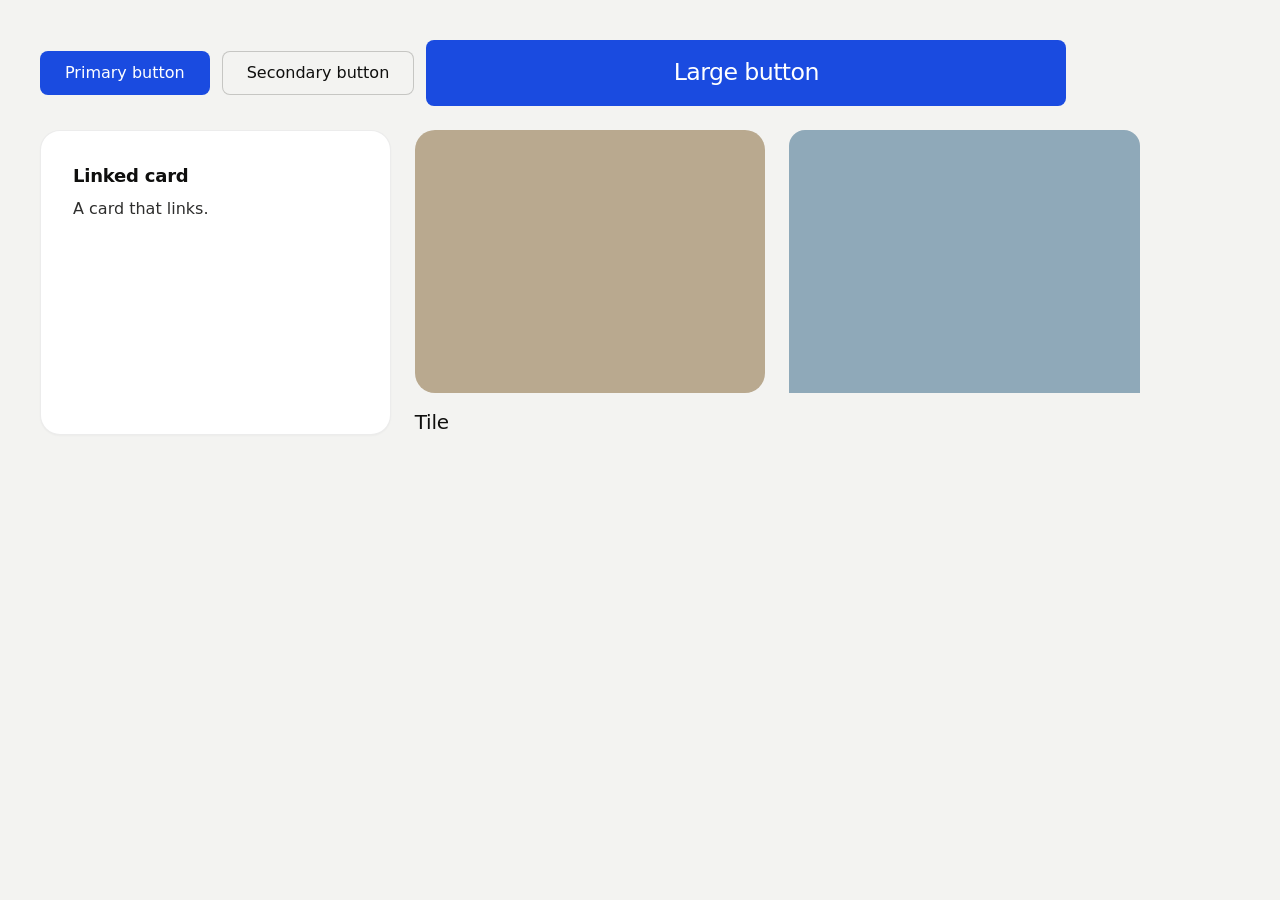
<file: site/assets/motion/_hover-test.html>
<!doctype html>
<html lang="en">
<head>
<meta charset="utf-8"><meta name="viewport" content="width=device-width, initial-scale=1">
<title>Hover test</title>
<link rel="stylesheet" href="../system.css">
<link rel="stylesheet" href="../ui/cards.css">
<link rel="stylesheet" href="motion.css">
<style>:root{--bg:#f3f3f1;--card:#fff;--ink:#0f0f0e;--muted:#686863;--accent:#e5531c}body{background:var(--bg);color:var(--ink);padding:40px}.row{display:grid;grid-template-columns:repeat(3,1fr);gap:24px;max-width:1100px}</style>
</head>
<body>
<main>
<div class="btn-row" style="margin-bottom:24px"><a class="btn btn--primary" href="#p">Primary button</a><a class="btn btn--secondary" href="#s">Secondary button</a><a class="btn btn--primary btn--xl" href="#x">Large button</a></div>
<div class="row">
  <a class="card" id="c1" href="#a"><h3>Linked card</h3><p>A card that links.</p></a>
  <a class="tile" id="t1" href="#b"><div class="tile__media"><img id="i1" alt="" src="data:image/svg+xml,%3Csvg xmlns='http://www.w3.org/2000/svg' width='400' height='300'%3E%3Crect width='400' height='300' fill='%23b9a98f'/%3E%3C/svg%3E"></div><div class="tile__head"><h3>Tile</h3></div></a>
  <div class="m-zoom" id="z1" style="border-radius:16px"><img id="i2" alt="" style="display:block;width:100%" src="data:image/svg+xml,%3Csvg xmlns='http://www.w3.org/2000/svg' width='400' height='300'%3E%3Crect width='400' height='300' fill='%238fa9b9'/%3E%3C/svg%3E"></div>
</div>
</main>
</body>
</html>
</file>
<file: site/assets/glassbox.css>
@font-face {
  font-family: Plex;
  src: url(fonts/plex-sans.woff2) format("woff2");
  font-weight: 100 700;
  font-display: swap;
}
@font-face {
  font-family: PlexMono;
  src: url(fonts/plex-mono.woff2) format("woff2");
  font-display: swap;
}
@font-face {
  font-family: Instrument;
  src: url(fonts/instrument-italic.woff2) format("woff2");
  font-style: italic;
  font-display: swap;
}
:root {
  --paper: #f7f7f1;
  --ink: #23261e;
  --muted: #565b50;
  --line: #cbcec2;
  --rust: #9f4227;
  --mono: PlexMono, ui-monospace, monospace;
  color-scheme: light;
  scroll-behavior: smooth;
}
* {
  box-sizing: border-box;
}
body {
  background: var(--paper);
  color: var(--ink);
  margin: 0;
  font:
    1rem/1.5 Plex,
    system-ui,
    sans-serif;
  -webkit-font-smoothing: antialiased;
}
.wrap {
  width: min(1330px, 91%);
  margin-inline: auto;
}
a {
  color: inherit;
  text-decoration: none;
}
:focus-visible {
  outline: 3px solid #ac4d2f;
  outline-offset: 4px;
}
.skip {
  position: absolute;
  top: -100px;
  left: 12px;
  background: white;
  padding: 12px;
  z-index: 2;
}
.skip:focus {
  top: 8px;
}
header {
  border-bottom: 1px solid var(--line);
}
.nav,
.foot,
.brand,
nav {
  display: flex;
  align-items: center;
}
.nav {
  height: 80px;
  gap: 2.1rem;
}
.brand {
  gap: 0.55rem;
  font-size: 1.55rem;
  font-weight: 620;
  letter-spacing: -0.065em;
}
.brand img {
  display: block;
}
nav {
  margin-left: auto;
  gap: 1.9rem;
}
.nav nav a,
.foot > a:not(.brand) {
  font-size: 0.94rem;
  padding: 0.7rem 0;
}
nav a:hover,
.foot a:hover,
.plain:hover {
  color: var(--rust);
}
.studio-link,
.primary {
  display: inline-flex;
  align-items: center;
  justify-content: center;
  min-height: 44px;
  font-weight: 550;
  border-radius: 2px;
  padding: 0.62rem 1.1rem;
}
.studio-link {
  border: 1px solid #8a8f81;
}
.studio-link:hover {
  border-color: var(--ink);
  background: #ebece3;
}
.primary {
  background: var(--ink);
  color: #fff;
}
.primary:hover {
  background: #3c4133;
}
.plain {
  display: inline-flex;
  align-items: center;
  min-height: 44px;
  margin-left: 1rem;
  text-decoration: underline;
  text-underline-offset: 0.28em;
}
.overview {
  display: grid;
  grid-template-columns: minmax(0, 0.92fr) minmax(0, 1.12fr);
  gap: 4.5%;
  align-items: center;
  padding-block: clamp(3.5rem, 6vw, 6.7rem) clamp(2.8rem, 4.7vw, 5.2rem);
}
h1,
h2,
p,
figure,
dl,
dd {
  margin: 0;
}
h1 {
  font-size: clamp(3.5rem, 6.55vw, 7.15rem);
  font-weight: 470;
  line-height: 0.98;
  letter-spacing: -0.075em;
}
h1 em {
  font:
    italic 400 1.23em/0.9 Instrument,
    Georgia,
    serif;
  color: #743d2c;
  letter-spacing: -0.045em;
}
.intro p {
  font-size: clamp(1.06rem, 1.35vw, 1.29rem);
  max-width: 39ch;
  color: var(--muted);
  line-height: 1.55;
  margin: 1.6rem 0 1.75rem;
}
.surface {
  min-width: 0;
  position: relative;
}
.figure-head,
figcaption,
.term-head {
  display: flex;
  align-items: baseline;
  justify-content: space-between;
  gap: 0.65rem;
}
.figure-head {
  border-top: 1px solid var(--ink);
  padding-top: 0.65rem;
}
.figure-head h2 {
  font-size: 1.03rem;
  font-weight: 570;
  letter-spacing: -0.02em;
}
.figure-head span,
figcaption,
.term-head,
.axis,
.trace-note,
.table-note {
  font: 0.78rem/1.5 var(--mono);
  color: var(--muted);
}
.plotstage {
  position: relative;
  margin: 0.35rem 0 -0.3rem;
}
.plotstage img,
.cursor {
  width: 100%;
  height: auto;
  display: block;
}
.cursor {
  position: absolute;
  inset: 0;
  pointer-events: none;
}
figcaption {
  border-top: 1px solid var(--line);
  padding-top: 0.65rem;
}
figcaption i {
  display: inline-block;
  width: 2.7em;
  height: 0.68em;
  background: linear-gradient(90deg, #e7e9dc, #df623d);
  border: 1px solid #929485;
  margin-right: 0.45rem;
  vertical-align: middle;
}
code {
  font: inherit;
  font-family: var(--mono);
}
.trace-band {
  background: #242820;
  color: #f3f3e8;
}
.trace {
  display: grid;
  grid-template-columns: 1fr 1fr 1.22fr;
  align-items: center;
  column-gap: 5%;
  padding-block: 1.8rem 1.45rem;
}
.trace-intro h2 {
  font-weight: 500;
  font-size: 1.53rem;
  line-height: 1.15;
  letter-spacing: -0.045em;
}
.trace-intro p {
  color: #c2c7b7;
  font-size: 0.94rem;
  margin-top: 0.35rem;
}
.slider-block label,
.readout dt {
  font: 0.78rem var(--mono);
  color: #c7cbbb;
}
.slider-block label {
  display: flex;
  justify-content: space-between;
  align-items: baseline;
  gap: 1rem;
}
.slider-block output {
  color: #f5f3e6;
  font: 1rem var(--mono);
}
input[type="range"] {
  display: block;
  width: 100%;
  margin: 0;
  height: 31px;
  cursor: pointer;
  accent-color: #e8a285;
}
.axis {
  display: flex;
  justify-content: space-between;
  color: #c7cbbb;
  font-size: 0.75rem;
  line-height: 1;
}
.readout {
  display: grid;
  grid-template-columns: 0.65fr 1fr 1fr;
  gap: 0.75rem;
}
.readout div {
  border-left: 1px solid #54594b;
  padding-left: 0.8rem;
}
.readout dd {
  font: clamp(1rem, 1.6vw, 1.58rem) / 1.5 var(--mono);
  color: #f3f3e8;
}
.readout div:first-child dd {
  color: #f2ac91;
}
.trace-note {
  grid-column: 2/4;
  color: #c7cbbb;
  margin-top: 0.45rem;
  font-size: 0.74rem;
}
.trace-links {
  grid-column: 1 / -1;
  border-top: 1px solid #54594b;
  margin-top: 1rem;
  padding-top: .3rem;
  display: flex;
  align-items: flex-start;
  justify-content: space-between;
  gap: 1rem;
  font-size: .92rem;
}
.trace-links details { min-width: 0; flex: 1; }
.trace-links summary, .proof-link { cursor: pointer; width: fit-content; padding-block: .65rem; }
.trace-links span { margin-left: .4rem; color: #edb199; font: .76rem var(--mono); }
.trace-links pre { white-space: pre-wrap; overflow-wrap: anywhere; font: .85rem/1.6 var(--mono); max-width: 82ch; }
.proof-link { text-decoration: underline; text-underline-offset: 4px; }
@media(max-width:480px){ .trace-links { flex-wrap: wrap; gap: 0; } .trace-links details { flex-basis: 100%; } }
.ledger,
.local-inner {
  padding-block: clamp(3.5rem, 6vw, 6.25rem);
}
.section-title,
.local-inner {
  display: grid;
  grid-template-columns: 1fr 1fr;
  gap: 3%;
  align-items: end;
}
.section-title {
  margin-bottom: 1.8rem;
}
.section-title h2,
.local h2 {
  font:
    500 clamp(2.2rem, 3.4vw, 3.8rem) / 1.05 Plex,
    sans-serif;
  letter-spacing: -0.065em;
}
.section-title p,
.local p {
  color: var(--muted);
  max-width: 43ch;
  font-size: 1.05rem;
}
.section-title p {
  justify-self: end;
}
table {
  width: 100%;
  border-collapse: collapse;
  text-align: left;
}
th,
td {
  border-bottom: 1px solid var(--line);
  padding: 0.95rem 0.65rem;
}
thead th {
  border-top: 1px solid var(--ink);
  font: 0.76rem var(--mono);
  color: var(--muted);
  font-weight: 400;
}
td {
  font: 0.92rem var(--mono);
}
tbody th {
  font-weight: 530;
  font-size: 1.1rem;
  letter-spacing: -0.025em;
}
th:first-child {
  padding-left: 0;
}
tbody th a {
  text-decoration: underline;
  text-decoration-color: #a5aa9c;
  text-underline-offset: 4px;
}
tbody th a:hover {
  color: var(--rust);
  text-decoration-color: currentColor;
}
.proved {
  color: #34634b;
}
.table-note {
  margin-top: 1rem;
  max-width: 93ch;
}
.local {
  border-top: 1px solid var(--line);
  background: #edeee6;
}
.local-inner {
  align-items: center;
  grid-template-columns: 0.85fr 1.15fr;
  gap: 8%;
}
.local p {
  margin-top: 1rem;
}
.terminal {
  min-width: 0;
}
.term-head {
  padding: 0.3rem 0;
  border-bottom: 1px solid #aaafa0;
  text-transform: uppercase;
}
.terminal pre {
  margin: 0;
  overflow: auto;
  padding: 0.8rem 0;
  font: 0.84rem/1.9 var(--mono);
}
button {
  font: inherit;
  cursor: pointer;
}
.term-head button {
  background: transparent;
  color: var(--ink);
  min-height: 44px;
  border: 0;
  text-decoration: underline;
  text-underline-offset: 3px;
}
footer {
  border-top: 1px solid var(--line);
}
.foot {
  min-height: 80px;
  gap: 1.6rem;
}
.foot .brand {
  margin-right: auto;
  font-size: 1.15rem;
}
[hidden] {
  display: none !important;
}
@media (max-width: 900px) {
  .overview {
    gap: 2.5%;
  }
  h1 {
    font-size: clamp(3.25rem, 6.5vw, 4.5rem);
  }
  .trace {
    column-gap: 3%;
  }
  .readout {
    gap: 0.3rem;
  }
  .readout div {
    padding-left: 0.5rem;
  }
  .section-title {
    gap: 6%;
  }
}
@media (max-width: 700px) {
  .wrap {
    width: calc(100% - 36px);
  }
  .nav {
    height: 64px;
    gap: 1rem;
  }
  .nav nav {
    display: none;
  }
  .nav .studio-link {
    margin-left: auto;
  }
  .overview {
    grid-template-columns: 1fr;
    padding-block: 2.6rem 1.6rem;
    gap: 2rem;
  }
  .intro h1 {
    font-size: clamp(3.15rem, 11.7vw, 5rem);
  }
  .intro p {
    max-width: 40ch;
    margin: 1.1rem 0 1.3rem;
  }
  .figure-head {
    padding-top: 0.45rem;
  }
  .trace {
    grid-template-columns: 1fr 1fr;
    gap: 1rem;
    padding-block: 1.25rem;
  }
  .trace-intro {
    grid-column: 1/-1;
  }
  .slider-block {
    grid-column: 1/-1;
  }
  .readout {
    grid-column: 1/-1;
  }
  .trace-note {
    grid-column: 1/-1;
    margin: 0;
  }
  .trace-intro p {
    margin: 0.15rem 0 0;
  }
  .readout dd {
    font-size: 1.1rem;
  }
  .readout div:first-child {
    border: 0;
    padding: 0;
  }
  .section-title,
  .local-inner {
    display: block;
  }
  .section-title p {
    margin-top: 0.7rem;
  }
  .table-wrap {
    min-width: 0;
  }
  th,
  td {
    padding: 0.76rem 0.2rem;
  }
  tbody th {
    font-size: 1rem;
  }
  td {
    font-size: 0.8rem;
  }
  th:nth-child(2),
  td:nth-child(2),
  th:nth-child(3),
  td:nth-child(3) {
    display: none;
  }
  tbody th a {
    display: inline-block;
    padding: 0.35rem 0;
  }
  .terminal {
    margin-top: 1.6rem;
  }
  .foot {
    flex-wrap: wrap;
    gap: 0.3rem 1rem;
    padding-block: 1rem;
  }
  .foot .brand {
    flex-basis: 100%;
  }
}
@media (max-width: 370px) {
  .wrap {
    width: calc(100% - 28px);
  }
  .intro h1 {
    font-size: 2.98rem;
  }
  .primary,
  .studio-link {
    padding: 0.6rem 0.75rem;
  }
  .plain {
    margin-left: 0.45rem;
  }
  .readout {
    gap: 0.2rem;
  }
}
@media (prefers-reduced-motion: reduce) {
  :root {
    scroll-behavior: auto;
  }
}
</file>
<file: site/assets/system.css>
/*
  taste-skill system.css - the one system for the page. Link it first, then assets/ui/cards.css (the
  feature card, its panel and the fragment placements), then set the palette (--p-*), the fonts and
  the radius set on :root in the page (node scripts/start.mjs prints that block).
  Do not add a second grid, spacing scale, type scale, radius scale, button or card style.
*/

/* ---------------------------------------------------------------- tokens */
:root {
  /* palette (hex only; fx.js reads --bg --surface --ink --muted --accent --accent-ink) */
  --p-bg: #ffffff;
  --p-surface: #f4f4f4;
  --p-ink: #111111;
  --p-muted: #6b6b6b;
  --p-accent: #1a4be0;
  --p-accent-ink: #ffffff;
  --p-action: #1a4be0;      /* buttons, links, focus: the accent, or the ink when the accent is too pale */
  --p-action-ink: #ffffff;
  --p-inv-bg: #111111;
  --p-inv-surface: #1c1c1c;
  --p-inv-ink: #f4f4f4;
  --p-inv-muted: #a3a3a3;
  --p-inv-accent: #ffffff;
  --p-inv-accent-ink: #111111;
  --p-inv-action: #ffffff;
  --p-inv-action-ink: #111111;
  /* the lit ground behind UI and in the closing band (references/cards.md), one per page, tech pages only
     (none on kind other, which is flat): <html data-ground="sand|sky|sage|painting">. system.js gives it to every ground
     that holds UI, on light and dark pages alike; --hue on one panel changes only its accent */
  --ground-bg: #d9ccb7; --ground-surface: #e9e0d2; --ground-ink: #2a2622; --ground-muted: #5a534a; --ground-accent: #a8794a;

  /* fonts */
  --font-display: system-ui, -apple-system, "Segoe UI", sans-serif;
  --font-text: system-ui, -apple-system, "Segoe UI", sans-serif;
  --font-mono: ui-monospace, "SFMono-Regular", Menlo, Consolas, monospace;
  --display-weight: 400;    /* headlines 400; 500 on a tech page (software, gaming, hardware) */
  --display-tracking: -0.025em;

  /* the page rhythm (references/layout-v4.md): one section per screen. The header is fixed and
     --nav tall; every section is padded --padt above and --padb (plus the phone action bar, --bar)
     below, and is exactly one or two screens tall (--h: 1 or 2; --hm on a phone). The hero's words
     start --hgap under the header and its content ends --hpadb above the fold. */
  --nav: 72px;
  --padt: 120px;
  --padb: 72px;
  --hgap: 48px;
  --hpadb: 64px;
  --bar: 0px;
  /* grid: one .wrap (alias .container) for the header, every section and the footer, the same
     --gut on both sides: 1280 wide at x 80-1360 at 1440, 342 at x 24-366 at 390 */
  --container: 1280px;
  --gut: 80px;
  --pad: var(--gut);
  --gutter: 24px;

  /* spacing: 4/8 scale */
  --s-1: 4px;  --s-2: 8px;  --s-3: 12px; --s-4: 16px; --s-5: 24px;
  --s-6: 32px; --s-7: 48px; --s-8: 64px; --s-9: 96px; --s-10: 128px;
  --section: 40px;      /* only a .section outside main (the kit's demo pages); every main > section and
                           footer.closing take --padt and --padb */
  --section-band: 56px; /* the same for an older footer outside footer.closing */
  --head-gap: 48px;     /* the one heading-to-content gap, 32 on a phone (layout.css reads it as --ly-head-gap) */
  --card-pad: 16px;     /* card padding (cards.css sets its own for cards with a panel) */
  --card-gap: 16px;     /* gap between cards */

  /* type scale (the only sizes on the page) */
  --t-label: 13px;
  --t-small: 14px;
  --t-body: 16px;
  --t-lead: 18px;
  --t-card: 18px;
  --t-h3: 24px;
  /* straight lines from the phone size at 390 to the desktop size at 1440 (system.md's table) */
  --t-h2: clamp(30px, 1.72vw + 23.3px, 48px);
  --t-h1: clamp(38px, 3.24vw + 25.4px, 72px);
  /* a big number stays a step under the h2 (VI-11): 38 at 1440, 28 at 390, so it never reads as a
     section heading; a stats row and a price set their own, smaller still */
  --t-stat: clamp(28px, .952vw + 24.29px, 38px);

  /* radius: one scale (soft by default; data-radius on <html> switches it) */
  --r-sm: 8px;  --r-md: 12px; --r-lg: 20px; --r-btn: 8px;

  /* controls (fixed here; a page never adds its own) */
  --btn-h: 44px;
  --btn-h-sm: 36px;
  --nav-h: var(--nav);  /* the older name, kept for the kit's files */
  --icon: 16px;         /* small icons: socials, menu chevrons, mono brand marks */

  /* motion: the one UI ease-out (motion.css --m-ease and ui/base.css --u-ease read it; references/motion.md) */
  --ease: cubic-bezier(.2, .8, .2, 1);
  --dur: 180ms;
}
html[data-radius="sharp"] { --r-sm: 4px; --r-md: 6px;  --r-lg: 8px;  --r-btn: 4px; }
html[data-radius="soft"]  { --r-sm: 8px; --r-md: 12px; --r-lg: 20px; --r-btn: 8px; }
html[data-radius="round"] { --r-sm: 10px; --r-md: 16px; --r-lg: 24px; --r-btn: 999px; }
/* the four lit grounds (references/cards.md); sand is the default above. painting goes with
   painterly-landscape (x.ai's daylight sky over olive hills) */
html[data-ground="sky"]      { --ground-bg: #c6d3df; --ground-surface: #d6e0e9; --ground-ink: #25303a; --ground-muted: #4d5964; --ground-accent: #3f6a92; }
html[data-ground="sage"]     { --ground-bg: #cdd6c6; --ground-surface: #dce3d6; --ground-ink: #262d24; --ground-muted: #535b51; --ground-accent: #6c8e63; }
html[data-ground="painting"] { --ground-bg: #79a8d6; --ground-surface: #a6c4e2; --ground-ink: #16212c; --ground-muted: #273949; --ground-accent: #9c9b3c; }
/* cards.css takes its card and panel radii from this scale */
html[data-radius] .card { --c-r: var(--r-lg); }
html[data-radius] .panel { --p-r: var(--r-md); }

/* a phone: the header 56, the sections padded 96 / 48, the hero's words 40 under the header and its
   content ending 24 above the fold, 24 at both sides, 12 between columns */
@media (max-width: 639px) {
  :root { --nav: 56px; --padt: 96px; --padb: 48px; --hgap: 40px; --hpadb: 24px; --gut: 24px; --gutter: 12px; --card-gap: 12px; --head-gap: 32px; }
}
@media (min-width: 640px) {
  :root { --gut: 48px; --section: 48px; --section-band: 72px; --card-pad: 24px; }
}
@media (min-width: 1024px) {
  :root { --gut: 80px; --section: 56px; --section-band: 96px; --card-gap: 24px;
          --t-lead: 20px; --t-card: 20px; --t-h3: 28px; }
  /* a place (and a local service): the 1200 column at x 120-1320 */
  html[data-type="place"] { --gut: 120px; --container: 1200px; }
}
/* a place (VI-06, ST-96, PH-23): its own smaller type (h1 48/53 and 32/37, h2 32/40 and 24/30, titles
   and the sub-line 20 and 18), the Recipe 3 hero's gap under its photograph (40, 24 on a phone),
   square photographs and cards and 2px buttons, whatever data-radius and data-buttons say */
:root[data-type="place"] {
  --hgap: 40px;
  --t-h1: clamp(32px, 1.524vw + 26.06px, 48px);
  --t-h2: clamp(24px, .762vw + 21px, 32px);
  --t-h3: clamp(20px, .381vw + 18.51px, 24px);
  --r-sm: 2px; --r-md: 0px; --r-lg: 0px; --r-btn: 2px;
}
:root[data-type="place"] :is(h1, .t-h1) { line-height: 1.104; }
:root[data-type="place"] :is(h2, .t-h2) { line-height: 1.25; }
@media (max-width: 639px) {
  :root[data-type="place"] { --hgap: 24px; }
  :root[data-type="place"] :is(h1, .t-h1) { line-height: 1.156; }
}

/* ---------------------------------------------------------------- grounds (at most three) */
:root, .ground-base {
  --bg: var(--p-bg); --surface: var(--p-surface); --ink: var(--p-ink); --muted: var(--p-muted);
  --accent: var(--p-accent); --accent-ink: var(--p-accent-ink); --card: var(--p-surface);
  --action: var(--p-action); --action-ink: var(--p-action-ink);
}
.ground-surface {
  --bg: var(--p-surface); --surface: var(--p-bg); --ink: var(--p-ink); --muted: var(--p-muted);
  --accent: var(--p-accent); --accent-ink: var(--p-accent-ink); --card: var(--p-bg);
  --action: var(--p-action); --action-ink: var(--p-action-ink);
}
.ground-inverse {
  --bg: var(--p-inv-bg); --surface: var(--p-inv-surface); --ink: var(--p-inv-ink); --muted: var(--p-inv-muted);
  --accent: var(--p-inv-accent); --accent-ink: var(--p-inv-accent-ink); --card: var(--p-inv-surface);
  --action: var(--p-inv-action); --action-ink: var(--p-inv-action-ink);
}
:root, .ground-base, .ground-surface, .ground-inverse {
  --line: color-mix(in oklab, var(--ink) 11%, transparent);
  --line-strong: color-mix(in oklab, var(--ink) 20%, transparent);
  /* effects (fx.js) and UI fragments (assets/ui) take the colours of the ground they sit on */
  --fx-bg: var(--bg); --fx-surface: var(--surface); --fx-ink: var(--ink); --fx-muted: var(--muted);
  --fx-accent: var(--accent); --fx-accent-ink: var(--accent-ink);
  --ui-font: var(--font-text); --ui-mono: var(--font-mono); --ui-radius: var(--r-md);
}
.ground-base, .ground-surface, .ground-inverse { background: var(--bg); color: var(--ink); }

/* ---------------------------------------------------------------- base */
*, *::before, *::after { box-sizing: border-box; }
/* an anchor lands on the section's top (the judge's frame): the fixed header covers --nav of its --padt */
html { -webkit-text-size-adjust: 100%; scroll-padding-top: 0; scroll-behavior: auto; margin: 0; }
body {
  margin: 0; background: var(--bg); color: var(--ink);
  font: 400 var(--t-body)/1.55 var(--font-text);
  -webkit-font-smoothing: antialiased; text-rendering: optimizeLegibility; overflow-x: clip;
}
img, svg, video, canvas { display: block; max-width: 100%; }
/* hidden means hidden, also on an img the line above makes a block (a menu tab's photograph, a peek photograph) */
[hidden] { display: none !important; }
img, video { height: auto; }
a { color: inherit; text-decoration: none; }
button { font: inherit; color: inherit; }
h1, h2, h3, h4, p, ul, ol, figure, blockquote { margin: 0; }
ul, ol { padding: 0; list-style: none; }
h1, h2, h3, h4 {
  font-family: var(--font-display); font-weight: var(--display-weight);
  letter-spacing: var(--display-tracking); text-wrap: balance; overflow-wrap: break-word;
  /* a long word (a German compound at 390) breaks at a syllable with a hyphen, in the language of <html lang>;
     only words of 10 letters or more, 4 at least on each side, so a short English heading never breaks */
  hyphens: auto; -webkit-hyphens: auto; hyphenate-limit-chars: 10 4 4;
}
h1, .t-h1 { font-size: var(--t-h1); line-height: 1.04; }
h2, .t-h2 { font-size: var(--t-h2); line-height: 1.1; }
h3, .t-h3 { font-size: var(--t-h3); line-height: 1.2; }
h4, .t-card { font-family: var(--font-text); font-weight: 500; font-size: var(--t-card); line-height: 1.3; letter-spacing: -0.01em; }
p { text-wrap: pretty; }
.t-lead  { font-size: var(--t-lead); line-height: 1.5; }
.t-body  { font-size: var(--t-body); line-height: 1.55; }
.t-small { font-size: var(--t-small); line-height: 1.5; }
.t-label { font-size: var(--t-label); font-weight: 500; line-height: 1.4; letter-spacing: 0.01em; }
.t-stat  { font-family: var(--font-display); font-weight: var(--display-weight); font-size: var(--t-stat);
           line-height: 1; letter-spacing: var(--display-tracking); font-variant-numeric: tabular-nums; }
.muted { color: var(--muted); }
.mono  { font-family: var(--font-mono); }
.measure { max-width: 62ch; }
:focus-visible { outline: 2px solid var(--action); outline-offset: 2px; border-radius: 2px; }
::selection { background: color-mix(in oklab, var(--accent) 30%, transparent); }

/* ---------------------------------------------------------------- grid */
.wrap, .container { width: min(100% - 2 * var(--gut), var(--container)); margin-inline: auto; padding-inline: 0; }
.grid { display: grid; grid-template-columns: repeat(12, minmax(0, 1fr)); column-gap: var(--gutter); row-gap: var(--card-gap); }
.grid > * { min-width: 0; grid-column: 1 / -1; }
.section { padding-block: var(--section); }

/* ---------------------------------------------------------------- one section per screen
   The page is a stack of screens. Framed at scrollY = k x the screen height, a shot shows exactly one
   section: the hero alone on the first screen, every other section (and footer.closing, the close and
   the footer in one) exactly one or two screens tall, its h2 first, --padt under its top. Heights
   and padding do it: no pinning, snapping or script.
     <section class="section" id=".." style="--h: 2">     (2 screens; --hm sets a phone's count alone)
       <div class="wrap"> the h2 first, then the content </div>     (the one in-flow child)
     </section>
   A layer (a full-bleed photograph or ground behind the words) is an <img class="layer" aria-hidden="true">
   beside the .wrap. Content must fit: one screen holds 708px of content at 1440x900 (900 - 120 - 72),
   two hold 1,608 (the second screen's part starts --padt under its top with .g2). From 640 to 1279 a
   section keeps at least its screens and grows past them rather than overlap the next. */
main > :is(section, .section), footer.closing {
  position: relative; box-sizing: border-box;
  height: calc(var(--h, 1) * 100vh); height: calc(var(--h, 1) * 100svh);
  padding: var(--padt) 0 calc(var(--padb) + var(--bar));
}
main > :is(section, .section) > :is(.wrap, .container), footer.closing > .wrap { position: relative; z-index: 1; height: 100%; }
main > :is(section, .section) > :is(.wrap, .container):not(.grid) { display: flex; flex-direction: column; }
/* a .wrap that is the section's grid too (class="wrap grid"): its rows start at the top */
main > :is(section, .section) > :is(.wrap, .container).grid { align-content: start; }
/* .fill: the block that takes what the screen leaves under the heading (a photograph, a frame) */
main > :is(section, .section) > .wrap > .fill { flex: 1 1 0; min-height: 0; }
/* two screens as two groups: row 1 the h2 and the first group, row 2 the rest (no second h2), starting
   --padt under the second screen's top, so the second shot looks like any other section */
main > :is(section, .section).g2, footer.closing.g2 { --h: 2; }
main > :is(section, .section).g2 > :is(.wrap, .container), footer.closing.g2 > .wrap { display: grid; grid-template-rows: minmax(0, 1fr) minmax(0, 1fr); row-gap: calc(var(--padt) + var(--padb) + var(--bar)); }
main > :is(section, .section).g2 > :is(.wrap, .container) > *, footer.closing.g2 > .wrap > * { min-height: 0; align-self: start; }
main > :is(section, .section).g2 > :is(.wrap, .container) > :is(.group, .fill) { align-self: stretch; }
/* a group: one screen's part of a .g2 section (its h2 and first rows, or the rest) */
.group { display: flex; flex-direction: column; min-height: 0; }
/* each screen's card row runs down to that screen's foot (the cards stretch, their panels grow), so
   the second screen of a .g2 is never a short row over an empty ground; both rows end on the same line */
@media (min-width: 1024px) {
  main > :is(section, .section).g2 > .wrap > .grid:last-child,
  main > :is(section, .section).g2 > .wrap > .group > .grid:last-child { align-self: stretch; flex: 1 1 auto; min-height: 0; }
}
.group > .fill { flex: 1 1 0; min-height: 0; }
@media (min-width: 640px) and (max-width: 1279px) {
  main > :is(section, .section):not(.hero, .section--hero), footer.closing {
    height: auto; min-height: calc(var(--h, 1) * 100vh); min-height: calc(var(--h, 1) * 100svh);
  }
  /* the section is a column and its .wrap takes all of it, so a .fill (a photograph, a frame) still
     grows to the section's foot (a min-height percentage would not resolve, leaving it at its least) */
  /* :where() keeps it at no weight, so a page's own phone- or tablet-only hiding (section.desk-only { display: none }) wins */
  :where(main > :is(section, .section):not(.hero, .section--hero), footer.closing) { display: flex; flex-direction: column; }
  main > :is(section, .section):not(.hero, .section--hero) > :is(.wrap, .container), footer.closing > .wrap { flex: 1 0 auto; height: auto; min-height: 0; }
}
/* a phone: lvh (the screen with its bars hidden) for every section but the hero; --hm when stacking
   makes the content taller than the desktop count */
@media (max-width: 639px) {
  /* at least its screens, never less: content a screen cannot hold makes the section taller (the rhythm
     check then asks for --hm: 2 or less content); a fixed height would lay its last rows over the next
     section, the fault the phone shots showed most (a list under the closing heading and its button) */
  main > :is(section, .section):not(.hero, .section--hero), footer.closing {
    height: auto; min-height: calc(var(--hm, var(--h, 1)) * 100vh); min-height: calc(var(--hm, var(--h, 1)) * 100lvh);
  }
  /* one grid row at least the screens tall that grows with the .wrap's content: the .wrap is stretched to
     it, so its .fill and its two groups still share a definite height */
  /* (at no weight, as on the tablet: a page's own section.desk-only { display: none } still hides it) */
  :where(main > :is(section, .section):not(.hero, .section--hero):has(> :is(.wrap, .container)), footer.closing) {
    display: grid; grid-template-columns: minmax(0, 1fr); grid-template-rows: 1fr; grid-auto-rows: auto;
  }
  main > :is(section, .section):not(.hero, .section--hero) > :is(.wrap, .container), footer.closing > .wrap { height: auto; }
  main > :is(section, .section).g2m, footer.closing.g2m { --hm: 2; }
  main > :is(section, .section).g2m > :is(.wrap, .container), footer.closing.g2m > .wrap { display: grid; grid-template-rows: minmax(0, 1fr) minmax(0, 1fr); row-gap: calc(var(--padt) + var(--padb) + var(--bar)); }
  /* stacked in one, the two groups keep the open cards' 32px, so the first group's last panel never meets
     the next card's title */
  main > :is(section, .section).g2:not(.g2m) > :is(.wrap, .container) { display: flex; row-gap: var(--s-6); }
  /* what the two screens leave goes around the second group, so it opens below the header, not on the fold */
  main > :is(section, .section).g2:not(.g2m) > :is(.wrap, .container) > :last-child { margin-block: auto; }
  main > :is(section, .section).g2:not(.g2m) > :is(.wrap, .container) > * { align-self: stretch; }
}
/* a layer: the photograph or ground of a whole section, under its words, edge to edge */
main > :is(section, .section) > :is(img, video, canvas, picture).layer,
footer.closing > :is(img, video, canvas, picture).layer {
  position: absolute; inset: 0; z-index: 0; width: 100%; height: 100%; max-width: none; object-fit: cover; object-position: var(--pos, 50% 50%);
}
main > :is(section, .section) > picture.layer > img { width: 100%; height: 100%; object-fit: cover; }

/* the hero: exactly the first screen, the fixed header over its top. Its words start --hgap under the
   header (--photo adds a full-bleed photograph's height above them on a place); its content ends
   --hpadb above the fold, and nothing of the next section shows, at 1440, 1024, 820 and 390.
     <section class="hero hero--<type>"><div class="wrap"><div class="hero-text"> .. </div>[one strip]</div></section>
   .hero-text holds the whole composition (the words, and the picture or window beside or under them);
   one docked strip (logos, three facts) may follow it, at most 96px, desktop only. */
main > :is(.hero, .section--hero) {
  height: 100vh; height: 100svh; min-height: 0;
  padding: calc(var(--nav) + var(--photo, 0px) + var(--hgap)) 0 calc(var(--hpadb) + var(--bar));
}
:is(.hero, .section--hero) > .wrap { height: 100%; display: grid; grid-template-rows: minmax(0, 1fr) auto; row-gap: var(--s-7); }
:is(.hero, .section--hero) > .wrap > .hero-text { min-height: 0; }
/* a phone: the hero is at least the first screen and grows when a short phone (320x640) cannot hold its
   words, buttons and picture, so nothing of it lies over the next section or under the header */
@media (max-width: 639px) {
  main > :is(.hero, .section--hero) { height: auto; min-height: 100vh; min-height: 100svh; }
  main > :is(.hero, .section--hero):has(> :is(.wrap, .container)) { display: grid; grid-template-columns: minmax(0, 1fr); grid-template-rows: 1fr; grid-auto-rows: auto; }
  main > :is(.hero, .section--hero) > :is(.wrap, .container) { height: auto; }
}
:is(.hero, .section--hero) > .wrap > .hero-strip { grid-row: 2; max-height: 96px; }
@media (max-width: 639px) { :is(.hero, .section--hero) > .wrap > .hero-strip { display: none; } }
.section--hero .section-head { max-width: 860px; }
/* the starter's own hero (hero-split): the words on span-5 top-aligned, the picture on span-6 start-7
   as tall as the hero's content box (at most 716 at 1440x900); a phone stacks words, then the picture
   in what is left */
.hero-text.hero-split { height: 100%; align-items: stretch; }
.hero-split > .hero-copy { align-self: start; }
.hero-split > .hero-visual { position: relative; min-height: 0; height: 100%; }
@media (max-width: 1023px) {
  .hero-text.hero-split { display: flex; flex-direction: column; gap: var(--s-6); }
  .hero-split > .hero-visual { flex: 1 1 0; min-height: 200px; height: auto; }
}
.hero-copy > * + * { margin-top: var(--s-5); }
/* the h1 first in the words' column: its capitals start on the picture's top line, not the line box's
   (the leading above the capitals would put the words about 12px under the photograph's top) */
.hero-copy > h1:first-child { text-box: trim-start cap alphabetic; }
.hero-copy > .btn-row { margin-top: var(--s-6); }
/* three short facts at the foot of the words' column, on the picture's bottom line (no dead space
   under the buttons): <dl class="hero-facts"><div><dt>..</dt><dd>..</dd></div> x3</dl> */
@media (min-width: 1024px) {
  .hero-split > .hero-copy { height: 100%; display: flex; flex-direction: column; }
  .hero-split > .hero-copy > .hero-facts { margin-top: auto; }
}
.hero-facts { display: grid; grid-template-columns: repeat(3, minmax(0, 1fr)); gap: var(--s-5) var(--gutter); margin: 0; }
.hero-facts > div { display: grid; gap: var(--s-1); align-content: start; }
.hero-facts dt { font-size: var(--t-small); color: var(--muted); }
.hero-facts dd { margin: 0; font-weight: 500; }
@media (max-width: 1023px) { .hero-facts { display: none; } }
/* a notice line above the h1 (changed hours, a delivery cut-off): one line with a number, static,
   starting on the left line like the h1 under it */
.hero-notice { font-size: var(--t-small); font-weight: 500; color: var(--ink); }
.hero-notice b, .hero-notice strong { font-weight: 500; color: var(--accent); }
.hero-copy > .hero-notice + h1 { margin-top: var(--s-5); }

/* a phone: open tiles from a row of three or four (rooms, goods, beans) go two-up, an odd last one
   across the row, so a row of three fits one 844px screen (stacked one under another they need two) */
@media (max-width: 639px) {
  .grid > .tile:is(.span-3, .span-4) { grid-column: auto / span 6; }
  .grid > .tile:is(.span-3, .span-4):nth-child(odd of .tile):nth-last-child(1 of .tile) { grid-column: 1 / -1; }
  .grid > .tile:is(.span-3, .span-4) .tile__head { flex-wrap: wrap; gap: 0 var(--s-2); }
}
/* a phone: open cards (words on the ground, the panel under them) stacked one under another keep 32px
   between a panel's foot and the next card's title, so a title never reads as the panel's caption */
@media (max-width: 639px) { .grid:has(> .card--open) { row-gap: var(--s-6); } }
/* a phone stacks a two-screen section's four open tiles into its two screens: their panels take 180px (a wide
   crop), so the h2 and the first two tiles of two lines each end on the first screen and the four inside both,
   not a third of a screen past. A page that sets its group's own --p-h (#features .panel) sets its phone value
   too, as the starter does */
@media (max-width: 639px) { main > :is(section, .section).g2 .card--open > .panel { --p-h: 180px; } }
/* spans: desktop >= 1024. Tablet 640-1023: text cards on span-3 and span-6 go two-up; cards with a
   panel (a visual needs the width; the one exception is a span-6 pair, below)
   and everything else (split text and visuals, span-4 cards, span-5/7/8 blocks) take the full row, so a split stacks and no row is left half empty. Phone < 640: one column. */
@media (min-width: 640px) and (max-width: 1023px) {
  .grid > .card.span-3:not(:has(> .panel)), .grid > .card.span-6:not(:has(> .panel)) { grid-column: auto / span 6; }
  /* the one exception with a panel: a 2x2 (or a pair) of span-6 cards stays two-up from 720px (a panel
     of about 310px and more, wide enough for a kit fragment), so four cards take one or two screens
     at 768-820 instead of a card per row (four stacked panels run past two screens). Split cards and
     every other span keep the full row. Under 720 a card per row. */
  @media (min-width: 720px) {
    .grid > .card.span-6:has(> .panel):not(.card--split) { grid-column: auto / span 6; }
    .grid > .card.span-6:has(> .panel):not(.card--split):nth-child(odd of .card.span-6):nth-last-child(1 of .card.span-6) { grid-column: 1 / -1; }
  }
  /* open tiles (rooms, models, people, a photo pair) go two-up; an odd last one takes the row */
  .grid > .tile:is(.span-3, .span-4, .span-6) { grid-column: auto / span 6; }
  .grid > .tile:is(.span-3, .span-4, .span-6):nth-child(odd of .tile):nth-last-child(1 of .tile) { grid-column: 1 / -1; }
}
@media (min-width: 1024px) {
  .span-2  { grid-column: auto / span 2; }
  .span-3  { grid-column: auto / span 3; }
  .span-4  { grid-column: auto / span 4; }
  .span-5  { grid-column: auto / span 5; }
  .span-6  { grid-column: auto / span 6; }
  .span-7  { grid-column: auto / span 7; }
  .span-8  { grid-column: auto / span 8; }
  .span-9  { grid-column: auto / span 9; }
  .span-10 { grid-column: auto / span 10; }
  .span-12 { grid-column: auto / span 12; }
  .start-1 { grid-column-start: 1; } .start-2 { grid-column-start: 2; } .start-3 { grid-column-start: 3; }
  .start-5 { grid-column-start: 5; } .start-6 { grid-column-start: 6; } .start-7 { grid-column-start: 7; }
  .start-4 { grid-column-start: 4; } .start-8 { grid-column-start: 8; } .start-9 { grid-column-start: 9; }
  .start-10 { grid-column-start: 10; }
  /* a split is top-aligned: the words' first line and the picture's top on one line (never centred
     against each other, never mirrored: text left, the visual right, on every split of the page) */
  .grid--middle, .grid--top { align-items: start; }
}
/* card rows: every card in a row the same height (a plain .grid stretches them) */
.grid:is(.grid--middle, .grid--top) > .card { align-self: stretch; }
/* 1024-1279: a span-4 card's panel would be about 220px wide, too narrow for real UI. Cards with a
   panel on span-4 go two-up, a span-8 one takes the row, and an odd last one takes the row too
   (steps, proof row: two, then one wide; bento: the wide card, then the four small ones two by two) */
@media (min-width: 1024px) and (max-width: 1279px) {
  .grid > .card.span-4:has(> .panel) { grid-column: auto / span 6; }
  .grid > .card.span-8:has(> .panel),
  .grid > .card.span-4:has(> .panel):nth-child(odd of .card.span-4):nth-last-child(1 of .card.span-4) { grid-column: 1 / -1; }
}

/* ---------------------------------------------------------------- section heading */
.section-head { max-width: 760px; margin-bottom: var(--head-gap); display: grid; gap: var(--s-4); }
/* every heading starts on the left line (a centred head among left ones reads as a mistake): the
   old centred head is left-aligned too */
.section-head--center { text-align: left; justify-items: start; }
/* a head row: the h2 (and its line) left, one link or the section's button at the right line */
.section-head--split { max-width: none; display: flex; align-items: end; justify-content: space-between; gap: var(--s-5); flex-wrap: wrap; }
.section-head--split > div { display: grid; gap: var(--s-4); max-width: 760px; }
.section-head p { color: var(--ink); font-size: var(--t-lead); line-height: 1.5; max-width: 60ch; }
.section-head--row { max-width: none; display: flex; align-items: end; justify-content: space-between; gap: var(--s-5); flex-wrap: wrap; }
.section-head--row > div { display: grid; gap: var(--s-4); max-width: 760px; }
/* the hero row (hero-product, hero-cycle): the h1 and its line left, the buttons right, across 1280 */
.section--hero .section-head--row { max-width: none; }

/* ---------------------------------------------------------------- buttons (one pair, a dealt look)
   One pair a page, .btn--primary and .btn--secondary, in the look dealt with the page (sections.md)
   and set once on <html data-buttons>; the markup never changes:
     solid  filled primary, outlined secondary, the radius scale (Figma; the default)
     pill   pills, a chevron after the primary's label, a tinted secondary (x.ai)
     tonal  the radius scale, a tinted secondary with no outline (Linear, Vercel)
     arrow  an arrow after the primary's label; the secondary is a text link with an arrow (Stripe)
     block  near-square corners, 48px tall; the secondary is an underlined text link (shops, hotels) */
.btn {
  display: inline-flex; align-items: center; justify-content: center; gap: var(--s-2);
  height: var(--btn-h); padding: 0 var(--s-5); border-radius: var(--r-btn); border: 1px solid transparent;
  font: 500 var(--t-body)/1 var(--font-text); letter-spacing: 0; white-space: nowrap; cursor: pointer;
  transition: background-color var(--dur) var(--ease), color var(--dur) var(--ease), border-color var(--dur) var(--ease), text-decoration-color var(--dur) var(--ease);
}
.btn--primary { background: var(--action); color: var(--action-ink); }
.btn--primary:hover { background: color-mix(in oklab, var(--action) 86%, var(--ink)); }
/* an inverted primary (the action is the ground's ink: a brand band, a lit ground): its hover steps toward the ground, as the filled one steps toward the ink */
.ground-brand .btn--primary:hover { background: color-mix(in oklab, var(--action) 88%, var(--bg)); }
/* the ground's own colour with a clear border: never grey on grey, readable on an effect too */
.btn--secondary { background: var(--bg); color: var(--ink); border-color: var(--line-strong); }
.btn--secondary:hover { background: color-mix(in oklab, var(--bg) 94%, var(--ink)); border-color: color-mix(in oklab, var(--ink) 35%, transparent); }
.btn--sm { height: var(--btn-h-sm); padding: 0 var(--s-4); font-size: var(--t-small); }
html[data-buttons="pill"] { --r-btn: 999px; }
html[data-buttons="block"] { --r-btn: 2px; --btn-h: 48px; }
html:is([data-buttons="pill"], [data-buttons="tonal"]) .btn--secondary { background: color-mix(in oklab, var(--ink) 8%, var(--bg)); border-color: transparent; }
html:is([data-buttons="pill"], [data-buttons="tonal"]) .btn--secondary:hover { background: color-mix(in oklab, var(--ink) 14%, var(--bg)); border-color: transparent; }
/* arrow and block: the secondary is a text link at the button's height (no box: one button look) */
html:is([data-buttons="arrow"], [data-buttons="block"]) .btn--secondary {
  background: none; border-color: transparent; padding-inline: var(--s-2);
  text-decoration: underline; text-underline-offset: 4px; text-decoration-color: var(--line-strong);   /* the .link look */
}
html:is([data-buttons="arrow"], [data-buttons="block"]) .btn--secondary:hover { background: none; border-color: transparent; text-decoration-color: currentColor; }
/* the glyph after a label: a chevron (pill) or an arrow (arrow), drawn so every font shows the same */
html[data-buttons="pill"] .btn--primary::after,
html[data-buttons="arrow"] :is(.btn--primary, .btn--secondary)::after {
  content: ""; flex: none; width: 12px; height: 12px; margin-right: -2px; background: currentColor;
  -webkit-mask: var(--btn-glyph) center / contain no-repeat; mask: var(--btn-glyph) center / contain no-repeat;
  transition: transform var(--dur) var(--ease);
}
html[data-buttons="pill"] { --btn-glyph: url("data:image/svg+xml,%3Csvg xmlns='http://www.w3.org/2000/svg' viewBox='0 0 12 12'%3E%3Cpath d='M4.5 2.5 8 6l-3.5 3.5' fill='none' stroke='black' stroke-width='1.6' stroke-linecap='round' stroke-linejoin='round'/%3E%3C/svg%3E"); }
html[data-buttons="arrow"] { --btn-glyph: url("data:image/svg+xml,%3Csvg xmlns='http://www.w3.org/2000/svg' viewBox='0 0 12 12'%3E%3Cpath d='M1.5 6h8.5M6.5 2.5 10 6l-3.5 3.5' fill='none' stroke='black' stroke-width='1.5' stroke-linecap='round' stroke-linejoin='round'/%3E%3C/svg%3E"); }
@media (hover: hover) and (pointer: fine) { html:is([data-buttons="pill"], [data-buttons="arrow"]) .btn:hover::after { transform: translateX(3px); } }
.btn:active { transform: translateY(1px) scale(.985); }
.btn--arrow::after { content: "\2192"; transition: transform var(--dur) var(--ease); }
@media (hover: hover) and (pointer: fine) { .btn--arrow:hover::after { transform: translateX(3px); } }
/* the drawn arrow (assets/motion: its stem grows and its head moves 3px on hover), the last child of
   a primary button, a pill or a link: <svg class="m-arrow" viewBox="0 0 12 12" aria-hidden="true">
   <path class="m-arrow__stem" d="M1 6h8"/><path class="m-arrow__head" d="M4.5 2.5 8 6l-3.5 3.5"/></svg>.
   It replaces the dealt glyph, so a button never shows two */
.m-arrow { flex: none; width: 12px; height: 12px; margin-right: -2px; overflow: visible;
           fill: none; stroke: currentColor; stroke-width: 1.6; stroke-linecap: round; stroke-linejoin: round; }
.btn--xl .m-arrow { width: 0.62em; height: 0.62em; stroke-width: 1.4; }
:is(.btn, .link, .pill):has(> .m-arrow)::after { content: none; display: none; }
.btn-row { display: flex; flex-wrap: wrap; gap: var(--s-3); align-items: center; }
.section-head--center .btn-row { justify-content: center; }
/* on the phone every button row stacks full width */
@media (max-width: 639px) {
  .btn-row { flex-direction: column; align-items: stretch; width: 100%; justify-self: stretch; }
  /* full width, the second action is a text link at the button's height under the filled one (an
     outline across the whole screen reads as a rule, a pale fill as a switched-off button) */
  .btn-row > .btn--secondary { background: none; border-color: transparent; text-decoration: underline; text-underline-offset: 4px; text-decoration-color: var(--line-strong); }
  .section-head--split > .btn { width: 100%; }
}
.link { display: inline-flex; align-items: center; gap: var(--s-2); font-weight: 500; color: var(--ink);
        text-decoration: underline; text-decoration-color: var(--line-strong); text-underline-offset: 4px;
        transition: text-decoration-color var(--dur) var(--ease); }
.link:hover { text-decoration-color: currentColor; }
.link::after { content: "\2192"; display: inline-block; text-decoration: none; transition: transform var(--dur) var(--ease); }
@media (hover: hover) and (pointer: fine) { .link:hover::after { transform: translateX(3px); } }
.pill { display: inline-flex; align-items: center; gap: var(--s-2); height: 32px; padding: 0 var(--s-3);
        border-radius: 999px; border: 1px solid var(--line); background: var(--card);
        font-size: var(--t-label); color: var(--ink); }
.pill .muted { color: var(--muted); }

/* ---------------------------------------------------------------- card (one style) */
.card {
  display: flex; flex-direction: column; gap: var(--s-2); min-width: 0;
  background: var(--card); border: 1px solid var(--line); border-radius: var(--r-lg); padding: var(--card-pad);
}
/* small titles in the text face: a display face at 20px (a condensed or hairline serif) reads smaller than the body */
.card > h3, .card > h4, .card--plan h3 { font-family: var(--font-text); font-weight: 500; font-size: var(--t-card); line-height: 1.3; letter-spacing: -0.01em; }
/* the type floor (system.md): text people read is 16px or more in ink; cards.css sets it for its
   card text, this for a plain card's lines */
.card > p { color: var(--ink); font-size: var(--t-body); max-width: 52ch; }
/* at most two boxes one inside the other (sections.md): a card whose panel holds UI drops its own
   box, so its title and lines sit on the page ground over the panel (Figma's tiles), or runs the
   panel flush to its sides and bottom (cards.css .panel--flush) */
.card.card--open { --c-pad: 0px; background: none; border: 0; box-shadow: none; padding: 0; overflow: visible; }
.card.card--open > .panel { margin: var(--s-5) 0 0; border-radius: var(--r-lg); }
.card.card--open > .panel--top { margin: 0 0 var(--s-5); }
.card--plan.is-featured { border-color: var(--action); box-shadow: inset 0 0 0 1px var(--action); }
/* cards.css (linked after this file) sets .card { gap: 0 } for feature cards; a plan keeps its 16px rows */
.card.card--plan { gap: var(--s-4); }

/* ---------------------------------------------------------------- visuals: panels and frames
   A card's .panel (the inset visual), .stage and the placements (.at-corner, .at-rise, .at-over,
   .at-right, .at-center, .stage--fade-*) come from assets/ui/cards.css (references/cards.md).
   This file adds the frames (hero, split, square, closing band) and lets a .stage work inside them.
   The grounds' colours: system.js lights every ground that holds UI (see there). */
:not(.card) > .panel { border-radius: var(--p-r, var(--r-md)); }   /* a panel on its own: four round corners */
.menu-card .panel { --p-h: 160px; }
.frame {
  position: relative; isolation: isolate; overflow: clip; display: flex; align-items: center; justify-content: center;
  background: var(--surface); border-radius: var(--r-lg); border: 1px solid var(--line);
  padding: clamp(var(--s-4), 4vw, var(--s-7));
}
/* a zero-width spacer keeps --ratio (height / width) as the frame's minimum height */
.frame::before { content: ""; flex: none; width: 0; padding-top: var(--ratio, 0px); }
/* an object or scene (assets/objects) and a photograph (.frame__img) fill the frame themselves */
.frame > :not(canvas, .stage, .loop-pause, .frame__fx, .frame__img, [data-print], [data-scene], .print3d) { position: relative; max-width: 100%; min-width: 0; }
/* a photograph is a plain rectangle in its frame: no border, no print, no filter */
.frame--photo { padding: 0; border: 0; }
/* .frame--fill: as tall as its row (a split's picture beside the words, down to the section's foot);
   stacked on a tablet or a phone it takes what the screen leaves, at least 200px */
.frame--fill { height: 100%; }
@media (max-width: 1023px) {
  .grid.fill:has(> .frame--fill) { display: flex; flex-direction: column; gap: var(--s-6); }
  .grid.fill > .frame--fill { flex: 1 1 0; height: auto; min-height: 200px; }
}
/* a split's words as a column: the last block (stats, a link) on the picture's bottom line */
.split-col { display: flex; flex-direction: column; gap: var(--s-5); }
@media (min-width: 1024px) { .split-col { height: 100%; } .split-col > .split-col__end { margin-top: auto; } }
:is(.frame, .panel) > .frame__img { position: absolute; inset: 0; z-index: 0; width: 100%; height: 100%; max-width: none; object-fit: cover; }
.frame--portrait { --ratio: 125%; }
/* the product stage (hero-product): wide, the product whole on it; a phone gets a tall stage */
.frame--stage { --ratio: 50%; }
@media (max-width: 639px) { .frame--stage, .frame--portrait { --ratio: 120%; } }
.frame--hero { padding: clamp(24px, 5vw, 64px); }
.frame--split { --ratio: 80%; }
.frame--square { --ratio: 100%; }
/* the closing band: the hero's echo, lit with the page's ground (sand, sky, sage or painting) on light
   and dark pages alike, so its text and buttons take that ground's ink. Its effect sits on a layer of
   its own, <div class="frame__fx" data-fx="..">, held still and calm where the text sits (system.js) */
.frame--cta { min-height: 420px; }
/* .frame--lit: the same for an object's frame that holds a few words in its clear half (the
   product statement's facts in a .frame__text, lower left; the object stands right of centre) */
.frame--cta, .frame--lit {
  border-color: transparent; background: var(--ground-bg); color: var(--ground-ink);
  --bg: var(--ground-surface); --surface: var(--ground-surface); --ink: var(--ground-ink); --muted: var(--ground-muted);
  --action: var(--ground-ink); --action-ink: var(--ground-surface);
  --line: color-mix(in oklab, var(--ground-ink) 12%, transparent); --line-strong: color-mix(in oklab, var(--ground-ink) 24%, transparent);
}
.frame > .frame__fx { position: absolute; inset: 0; z-index: 0; }
/* on a light page the buttons on a lit ground keep the page's own action colour: one action, one look
   (a dark page keeps the lit ground's ink, which reads on the bright ground) */
html:not([data-tone="dark"]) :is(.frame--cta, .frame--lit, .footer--statement) { --action: var(--p-action); --action-ink: var(--p-action-ink); }
/* a card on a photograph (a booking form over the room): the card holds the page's colours */
.frame--photo:has(> .card) { padding: clamp(var(--s-5), 5vw, var(--s-8)) clamp(var(--s-4), 4vw, var(--s-7)); }
.frame--photo > .card { position: relative; z-index: 1; width: min(100%, 480px); }   /* flat: no shadow at rest (ST-97) */
.frame--cta > .frame__fx { opacity: .85; }
.frame--lit > .frame__text { z-index: 2; align-self: flex-end; margin-right: auto; width: min(100%, 360px); display: grid; gap: var(--s-5); }
/* 2:1 on a desktop; a phone gets 2:3, the words at the top and the object smaller and low under
   them (its hero preset), so the facts never touch the object */
.frame--lit { --ratio: 50%; }
@media (max-width: 639px) { .frame--lit { --ratio: 150%; } .frame--lit > .frame__text { align-self: flex-start; } }
@media (max-width: 639px) { .frame--split { --ratio: 100%; } }
/* A hero, wide or split frame (x.ai's hero window): --w on the rising fragment's slot (its true width)
   centres it while it fits; anchored 24px in and cut by the right edge once the frame is narrower.
   --pair on the .stage (the main fragment's width plus the part of the second that sticks out)
   centres the pair; below 1024 the main one alone. In a card's panel cards.css places it (.at-corner,
   .at-rise, .at-right; a centred .at-rise.fit narrows with the panel), as its recipe says. */
.frame > .stage > .at-rise { --ax: max(24px, calc(50% - var(--w, 64%) / 2)); }
.frame--hero > .stage > .at-rise { --ax: max(24px, calc(50% - var(--pair, var(--w, 64%)) / 2)); }
.frame--hero > .stage > .at-over { --bx: max(24px, calc(50% - var(--pair, 800px) / 2)); }
@media (max-width: 1023px) { .frame--hero > .stage > .at-rise { --ax: max(24px, calc(50% - var(--w, 64%) / 2)); } }
/* a frame holding a cards.css .stage: the stage fills it and places the fragments (references/cards.md);
   the hero and wide frames are 16:7 and square on a phone; below 1024 only the main fragment shows */
.frame:has(> .stage) { padding: 0; }
.frame--hero:has(> .stage) { aspect-ratio: 16 / 7; }
@media (max-width: 1023px) {
  .frame--hero:has(> .stage) { aspect-ratio: 3 / 2; }   /* a tablet: room for the main fragment's rows */
}
/* a tablet held upright (820x1180): a taller frame, so the hero fills the screen without a gap */
@media (min-width: 640px) and (max-width: 1023px) and (orientation: portrait) {
  .frame--hero:has(> .stage) { aspect-ratio: 4 / 3; }
}
@media (max-width: 1023px) {
  .frame--hero > .stage > :is(.at-over, .at-over-l) { display: none; }
}
/* a split frame is about 440-560px wide from 1024 to 1279: the main piece alone there */
@media (min-width: 1024px) and (max-width: 1279px) {
  .frame--split > .stage > :is(.at-over, .at-over-l) { display: none; }
}
@media (max-width: 639px) {
  .frame--hero:has(> .stage) { aspect-ratio: 1; }
  .frame > .stage > :is(.at-over, .at-over-l) { display: none; }
  /* phone: cards.css sets a fragment 16px in on both sides, and system.js holds every loop on its
     finished picture, so no pause button lands on the UI */
}
/* a small object on a focal tile (.at-center): its true width (--w, 288px for the slider), narrowed
   on a small panel so 24px of ground always shows on both sides (a span-4 panel is 304px at 1280) */
.stage > .at-center { width: calc(100% - 48px); max-width: var(--w, 288px); }
.stage > .at-center > :is([data-ui], .ui) { width: 100%; max-width: none; }
/* .to-edge stretches a fragment's surface past the bottom (cards.css); doc's surface is its page */
.stage > .to-edge > .ui-doc > .ui-doc__page { min-height: 100%; }
/* .hero-stage: whole fragments side by side in a frame, never overlapping or cut (a row of app
   screens); the first is the main one, and the ones that no longer fit drop out from the end */
.hero-stage { container: hero-stage / inline-size; width: 100%; }
.hero-stage__row { display: flex; align-items: center; justify-content: center; gap: var(--s-5); }
.hero-stage__row > * { flex: none; max-width: 100%; }
@container hero-stage (max-width: 1060px) { .hero-stage__row > :nth-child(n + 3) { display: none; } }
@container hero-stage (max-width: 740px)  { .hero-stage__row > :nth-child(n + 2) { display: none; } }
/* the pause button on every visual that moves by itself for more than 5 s (WCAG 2.2.2): ui.js adds it
   to a loop when it starts to move, system.js to the hero's ground. Write a button.loop-pause into
   the frame only for a loop of your own (hero-cycle). The same solid 32px disc in the page colours as
   assets/ui/base.css's, 12px in from the bottom-right corner, with a 44px hit area. */
.loop-pause {
  position: absolute; right: 12px; bottom: 12px; z-index: 6; display: grid; place-items: center;
  width: 32px; height: 32px; margin: 0; padding: 0; border-radius: 50%; cursor: pointer;
  border: 1px solid color-mix(in oklab, var(--ink) 16%, transparent); background: var(--bg); color: var(--ink);
  box-shadow: 0 1px 2px rgb(0 0 0 / .12), 0 4px 12px -4px rgb(0 0 0 / .28);
}
.loop-pause::before { content: ""; position: absolute; inset: -6px; border-radius: 50%; }
.loop-pause svg { width: 14px; height: 14px; fill: currentColor; }
@media (prefers-reduced-motion: reduce) { .loop-pause { display: none; } }

/* ---------------------------------------------------------------- navigation */
/* The header: fixed, opaque, one hairline under it, the same at every depth (no blur, no shadow, no
   floating pill, never hidden on scroll). Its .wrap is the page's, so the logo starts on the left line
   and the main button ends on the right one. Plain words, 15px, sentence case; one filled button. */
.nav {
  position: fixed; inset: 0 0 auto 0; z-index: 50; height: var(--nav);
  background: var(--bg); color: var(--ink); border-bottom: 1px solid var(--line);
}
.nav__bar { height: 100%; display: flex; align-items: center; gap: var(--s-8); }
/* a text logo: the display face at 500, 22px (the client's SVG logo replaces it when there is one) */
.nav__logo { display: inline-flex; align-items: center; gap: var(--s-2); font: 500 22px/1 var(--font-display); letter-spacing: -0.02em; flex: none; }
@media (max-width: 639px) { .nav__logo { font-size: 20px; } }
.nav__logo svg, .nav__logo img { height: 24px; width: auto; }
/* the brand's mark beside its name, in the accent (the client's logo replaces both). Dealt shapes:
   <span class="mark" data-mark="dots|arc|ring|petal|leaf|stack" aria-hidden="true"></span> */
.mark { display: inline-block; flex: none; width: 22px; height: 22px; background: var(--accent);
        -webkit-mask: var(--mark) center / contain no-repeat; mask: var(--mark) center / contain no-repeat; }
.mark[data-mark="dots"]  { --mark: url("data:image/svg+xml,%3Csvg xmlns='http://www.w3.org/2000/svg' viewBox='0 0 24 24'%3E%3Ccircle cx='6.5' cy='6.5' r='4.5'/%3E%3Ccircle cx='17.5' cy='6.5' r='4.5'/%3E%3Ccircle cx='6.5' cy='17.5' r='4.5'/%3E%3Crect x='13' y='13' width='9' height='9' rx='1.5'/%3E%3C/svg%3E"); }
.mark[data-mark="arc"]   { --mark: url("data:image/svg+xml,%3Csvg xmlns='http://www.w3.org/2000/svg' viewBox='0 0 24 24'%3E%3Cpath d='M2.5 21.5V12a9.5 9.5 0 0 1 19 0v9.5h-6V12a3.5 3.5 0 0 0-7 0v9.5z'/%3E%3C/svg%3E"); }
.mark[data-mark="ring"]  { --mark: url("data:image/svg+xml,%3Csvg xmlns='http://www.w3.org/2000/svg' viewBox='0 0 24 24'%3E%3Cpath fill-rule='evenodd' d='M12 2a10 10 0 1 1 0 20 10 10 0 0 1 0-20zm0 5.5a4.5 4.5 0 1 0 0 9 4.5 4.5 0 0 0 0-9z'/%3E%3C/svg%3E"); }
.mark[data-mark="petal"] { --mark: url("data:image/svg+xml,%3Csvg xmlns='http://www.w3.org/2000/svg' viewBox='0 0 24 24'%3E%3Ccircle cx='12' cy='6.6' r='5'/%3E%3Ccircle cx='17.4' cy='12' r='5'/%3E%3Ccircle cx='12' cy='17.4' r='5'/%3E%3Ccircle cx='6.6' cy='12' r='5'/%3E%3Ccircle cx='12' cy='12' r='4'/%3E%3C/svg%3E"); }
.mark[data-mark="leaf"]  { --mark: url("data:image/svg+xml,%3Csvg xmlns='http://www.w3.org/2000/svg' viewBox='0 0 24 24'%3E%3Cpath d='M3 21C3 10 10 3 21 3c0 11-7 18-18 18z'/%3E%3C/svg%3E"); }
.mark[data-mark="stack"] { --mark: url("data:image/svg+xml,%3Csvg xmlns='http://www.w3.org/2000/svg' viewBox='0 0 24 24'%3E%3Crect x='2' y='2.5' width='20' height='5.5' rx='2.75'/%3E%3Crect x='2' y='9.25' width='14' height='5.5' rx='2.75'/%3E%3Crect x='2' y='16' width='8' height='5.5' rx='2.75'/%3E%3C/svg%3E"); }
/* initial: the name's first letter on a small accent tile (<span class="mark mark--initial" aria-hidden="true">K</span>);
   wordmark: no mark, the name alone */
.mark.mark--initial { -webkit-mask: none; mask: none; display: inline-grid; place-items: center; border-radius: calc(var(--r-sm) * 0.75);
  color: var(--accent-ink); font: var(--display-weight, 400) 13px/1 var(--font-display); letter-spacing: 0; }
.footer__mark .mark, .footer .nav__logo .mark { width: 0.8em; height: 0.8em; margin-right: 0.18em; vertical-align: -0.04em; }
.footer__mark .mark--initial, .footer .nav__logo .mark--initial { width: 1em; height: 1em; font-size: 0.6em; }
.nav--split .nav__logo .mark--initial { width: 26px; height: 26px; font-size: 15px; }
.nav__links { display: flex; align-self: stretch; gap: var(--s-1); flex: 1; min-width: 0; }
.nav__item { display: flex; align-items: center; height: 100%; }
.nav__link {
  position: relative; display: inline-flex; align-items: center; gap: var(--s-1); height: 36px; padding: 0 var(--s-3); border-radius: var(--r-sm);
  font-size: 15px; font-weight: 500; color: var(--ink); white-space: nowrap; transition: background-color var(--dur) var(--ease), color var(--dur) var(--ease);
}
/* a small laptop (1024-1279): the words sit closer, so a bar of four words never wraps or reaches the logo */
@media (min-width: 1024px) and (max-width: 1279px) {
  .nav__bar { gap: var(--s-6); }
  .nav__link { padding: 0 var(--s-2); }
  .nav__link::before, .nav__link[aria-current="page"]::after { left: var(--s-2); right: var(--s-2); }
  .nav__links { gap: 0; }
}
/* the words take no pill or fill (ST-08, ST-11): a 2px line draws under the word from the left on hover and focus and leaves to the right */
.nav__link::before { content: ""; position: absolute; left: var(--s-3); right: var(--s-3); bottom: -2px; height: 2px; border-radius: 2px; background: currentColor;
  transform: scaleX(0); transform-origin: right; transition: transform var(--dur) var(--ease); pointer-events: none; }
.nav__link:hover::before, .nav__link:focus-visible::before, .nav__item:hover > .nav__link::before, .nav__item:focus-within > .nav__link::before { transform: scaleX(1); transform-origin: left; }
.nav__actions > .nav__link::before { left: var(--s-2); right: var(--s-2); }
.nav__link .chev { width: 12px; height: 12px; opacity: .6; transition: transform var(--dur) var(--ease); }
/* the page you are on: a 2px bar under its word (still, the same inset as the hover line) */
.nav__link[aria-current="page"]::after { content: ""; position: absolute; left: var(--s-3); right: var(--s-3); bottom: -2px; height: 2px; border-radius: 2px; background: currentColor; }
.nav__expand { display: none; }
.nav__actions { display: flex; align-items: center; gap: var(--s-4); flex: none; }
/* the bar's button: the page's primary at the one button height (44, 48 with data-buttons="block"; ST-09) */
.nav__actions .btn { height: var(--btn-h); padding-inline: var(--s-5); font-size: 15px; }
.nav__actions > .nav__link { padding-inline: var(--s-2); }
.nav__toggle { display: none; }

.nav__menu {
  position: absolute; left: 0; right: 0; top: 100%; background: var(--bg); color: var(--ink);
  border-top: 1px solid var(--line); border-bottom: 1px solid var(--line);
  padding: var(--s-7) 0 var(--s-8); opacity: 0; visibility: hidden; transform: translateY(-6px);
  transition: opacity 120ms var(--ease), transform 120ms var(--ease), visibility 0s linear 120ms;
}
@media (min-width: 1024px) {
  /* hover opens the full-width panel after 150ms of intent; a click on the word goes to its page */
  .nav__item:hover > .nav__menu, .nav__item:focus-within > .nav__menu {
    opacity: 1; visibility: visible; transform: none; transition-duration: 200ms, 200ms, 0s; transition-delay: 150ms, 150ms, 150ms;
  }
  .nav__item:hover > .nav__link .chev, .nav__item:focus-within > .nav__link .chev { transform: rotate(180deg); }
}
.menu-col { display: grid; gap: var(--s-2); align-content: start; }
.menu-col > .t-label { color: var(--muted); margin-bottom: var(--s-2); }
.menu-col a { display: grid; gap: var(--s-1); padding: var(--s-2) 0; font-weight: 500; }
.menu-col a span { font-weight: 400; color: var(--muted); font-size: var(--t-small); }
.menu-col a:hover { color: var(--action); }
.menu-card { display: grid; gap: var(--s-3); }
.menu-card .panel { --ratio: 56.25%; }

@media (max-width: 1023px) {
  .nav__links, .nav__actions { display: none; }
  /* the menu button takes the secondary button's look on a 44px tap area */
  .nav__toggle {
    display: inline-grid; place-items: center; margin-left: auto; width: 44px; height: 44px; border-radius: var(--r-btn);
    border: 1px solid var(--line-strong); background: transparent; color: var(--ink); cursor: pointer; flex: none;
  }
  .nav.is-open .nav__links {
    display: flex; flex-direction: column; position: fixed; top: var(--nav); left: 0; right: 0; bottom: 0;
    padding: var(--s-4) var(--gut) calc(var(--btn-h) * 2 + 56px); background: var(--bg); overflow-y: auto; gap: 0;
  }
  .nav.is-open .nav__item { display: grid; grid-template-columns: 1fr auto; height: auto; border-bottom: 1px solid var(--line); }
  .nav.is-open .nav__link { height: 56px; padding: 0; font-size: 20px; background: none; }
  .nav.is-open .nav__link[aria-current="page"]::after { left: 0; right: auto; width: 24px; bottom: 10px; }
  .nav.is-open .nav__link::before { display: none; }
  .nav.is-open .nav__link .chev { display: none; }
  .nav.is-open .nav__expand {
    display: inline-grid; place-items: center; width: 44px; height: 56px; border: 0; background: none; color: var(--ink); cursor: pointer;
  }
  .nav__expand svg { width: 16px; height: 16px; transition: transform var(--dur) var(--ease); }
  .nav__item.is-expanded .nav__expand svg { transform: rotate(180deg); }
  .nav.is-open .nav__menu {
    position: static; grid-column: 1 / -1; display: none; opacity: 1; visibility: visible; transform: none;
    box-shadow: none; border: 0; padding: 0 0 var(--s-4);
  }
  .nav.is-open .nav__item.is-expanded .nav__menu { display: block; }
  .nav.is-open .nav__menu :is(.container, .wrap) { width: 100%; }
  .nav.is-open .nav__menu .grid { row-gap: var(--s-4); }
  /* menu cards become plain rows in the sheet (their title and line), the picture panel hidden */
  .nav.is-open .menu-card { display: grid; gap: var(--s-1); padding: var(--s-2) 0; }
  .nav.is-open .menu-card .panel { display: none; }
  .nav.is-open .nav__actions {
    display: grid; gap: var(--s-2); position: fixed; left: 0; right: 0; bottom: 0; z-index: 51;
    padding: var(--s-4) var(--gut) calc(var(--s-4) + env(safe-area-inset-bottom)); background: var(--bg); border-top: 1px solid var(--line);
  }
  .nav.is-open .nav__actions .btn { width: 100%; height: 48px; font-size: var(--t-body); }
  /* a text action (Sign in, a phone line) under the buttons, centred at their height */
  .nav.is-open .nav__actions .nav__link { display: inline-flex; order: 2; justify-content: center; height: var(--btn-h); font-size: var(--t-body); }
  body.nav-locked { overflow: hidden; }
}
/* a tablet and a phone (1023 and below, ST-15): the main button stays in the bar, at the right line
   with the menu button 12px after it; the plain words go to the sheet */
@media (max-width: 1023px) {
  .nav__bar { gap: var(--s-3); }
  .nav:not(.is-open) .nav__actions { display: flex; margin-left: auto; }
  .nav:not(.is-open) .nav__actions > :not(.btn--primary) { display: none; }
  .nav:not(.is-open) .nav__actions + .nav__toggle { margin-left: 0; }
}
@media (max-width: 639px) {
  /* a long name (15 characters, "Verdigris Works"), the main button and the menu button fit 342px (390 wide) on
     one line each, with no page CSS: the name steps down with the screen (18px at 390), the button is the small
     size, and the three sit 8px apart. A name of 17 characters or more is the client's to shorten to its mark. */
  .nav__bar { gap: var(--s-2); }
  .nav__logo { font-size: clamp(16px, 4.6vw, 20px); gap: 6px; white-space: nowrap; }
  .nav__logo .mark:not(.mark--initial) { width: 20px; height: 20px; }
  .nav:not(.is-open) .nav__actions .btn { height: 44px; padding-inline: var(--s-3); font-size: var(--t-small); }
  /* with the phone action bar the bar's button is the action's copy at the foot: the nav's goes into the sheet, so
     the first screen shows it once, the hero's (the bar waits until that has scrolled away; without script, twice
     at most, the hero's and the bar's; copy.md rule 5, action-repeat) */
  :root:has(> body > nav.actionbar) .nav:not(.is-open) .nav__actions { display: none; }
  :root:has(> body > nav.actionbar) .nav:not(.is-open) .nav__toggle { margin-left: auto; }
}
/* no script: the sheet cannot open, so the words stay in the bar (it scrolls sideways) and the dead menu button goes */
@media (scripting: none) and (max-width: 1023px) {
  .nav__links { display: flex; overflow-x: auto; scrollbar-width: none; margin-right: var(--s-3); padding-right: var(--s-2); border-right: 1px solid var(--line); }   /* stops short of the button, and a hairline marks where the row is cut (it scrolls) */
  .nav__toggle { display: none; }
}
/* a phone leaves the words under 80px of bar ("Bre" at 320): they stay in the footer's columns, the bar keeps the name
   and the main button */
@media (scripting: none) and (max-width: 639px) { .nav__links { display: none; } }

/* nav types (dealt, sections.md). Every one is the same fixed bar on the page's .wrap; the full-width
   hover panel on a desktop and the full-screen sheet on a phone are shared, so only the bar's order
   and its panel's contents differ.
   (default) nav-mega: the logo, the words 64px right of it, the actions at the right line; the panel
              holds two or three link columns and one picture card (Figma)
   nav-cards: the same bar; its panel holds three or four picture cards (a.menu-card, span-4 or span-3)
   .nav--centre: the words in the middle of the bar (Linear, Vercel)
   .nav--split: the words left, the name in the middle, the actions right (shops, hotels, restaurants)
   .nav--tone: the bar on the page's inverse ground, a band of colour over a light page (x.ai's black
              bar); the panel under it stays on the page ground */
@media (min-width: 1024px) {
  .nav--split .nav__bar, .nav--centre .nav__bar { display: grid; grid-template-columns: minmax(0, 1fr) auto minmax(0, 1fr); }
  .nav--split .nav__logo { grid-column: 2; grid-row: 1; font-size: 26px; }
  .nav--split .nav__links { grid-column: 1; grid-row: 1; }
  /* the first word starts on the left line (its box, its letters and its underline) */
  .nav--split .nav__links > .nav__item:nth-child(1 of .nav__item) > .nav__link { padding-left: 0; }
  .nav--split .nav__links > .nav__item:nth-child(1 of .nav__item) > .nav__link::before,
  .nav--split .nav__links > .nav__item:nth-child(1 of .nav__item) > .nav__link[aria-current="page"]::after { left: 0; }
  .nav--split .nav__actions, .nav--centre .nav__actions { grid-column: 3; grid-row: 1; justify-self: end; }
  .nav--centre .nav__logo { grid-column: 1; grid-row: 1; justify-self: start; }
  .nav--centre .nav__links { grid-column: 2; grid-row: 1; justify-content: center; flex: none; }
}
.nav--tone { --bg: var(--p-inv-bg); --ink: var(--p-inv-ink); --muted: var(--p-inv-muted); --accent: var(--p-inv-accent); --accent-ink: var(--p-inv-accent-ink);
             --action: var(--p-inv-action); --action-ink: var(--p-inv-action-ink); --card: var(--p-inv-surface);
             --line: color-mix(in oklab, var(--p-inv-ink) 14%, transparent); --line-strong: color-mix(in oklab, var(--p-inv-ink) 26%, transparent); }
.nav--tone .nav__menu { --bg: var(--p-bg); --ink: var(--p-ink); --muted: var(--p-muted); --action: var(--p-action); --line: color-mix(in oklab, var(--p-ink) 11%, transparent); }
/* the older float type is the plain bar now (a floating, frosted pill is not a header) */

/* ---------------------------------------------------------------- logo row */
.logos { display: flex; flex-wrap: wrap; justify-content: space-between; align-items: center; gap: var(--s-5) var(--s-6); }
.logos > * { height: 28px; width: auto; max-width: 100%; color: var(--ink); }
.logos .wordmark { height: auto; font: 500 var(--t-card)/1 var(--font-display); letter-spacing: -0.02em; white-space: nowrap; }
/* --mono marks in a logo row: 28px tall, each in the same box (the mask keeps its shape) */
.logos .icon-mono { width: 120px; height: 28px; }
/* tablet and phone: a grid, so a wrapped row never leaves one logo on its own */
@media (max-width: 1023px) { .logos { display: grid; grid-template-columns: repeat(3, minmax(0, 1fr)); justify-items: center; } }
@media (max-width: 639px)  { .logos { grid-template-columns: repeat(2, minmax(0, 1fr)); } }

/* ---------------------------------------------------------------- lists, quote, steps */
.checks { display: grid; gap: var(--s-3); }
.checks li { display: grid; grid-template-columns: 20px 1fr; gap: var(--s-3); align-items: start; }
.checks li::before {
  content: ""; width: 20px; height: 20px; margin-top: 2px; background: var(--action);
  -webkit-mask: url("data:image/svg+xml,%3Csvg xmlns='http://www.w3.org/2000/svg' viewBox='0 0 20 20'%3E%3Cmask id='m'%3E%3Crect width='20' height='20' fill='white'/%3E%3Cpath d='M6 10.2l2.6 2.6L14 7.4' fill='none' stroke='black' stroke-width='1.8' stroke-linecap='round' stroke-linejoin='round'/%3E%3C/mask%3E%3Ccircle cx='10' cy='10' r='10' mask='url(%23m)'/%3E%3C/svg%3E") center / 20px no-repeat;
          mask: url("data:image/svg+xml,%3Csvg xmlns='http://www.w3.org/2000/svg' viewBox='0 0 20 20'%3E%3Cmask id='m'%3E%3Crect width='20' height='20' fill='white'/%3E%3Cpath d='M6 10.2l2.6 2.6L14 7.4' fill='none' stroke='black' stroke-width='1.8' stroke-linecap='round' stroke-linejoin='round'/%3E%3C/mask%3E%3Ccircle cx='10' cy='10' r='10' mask='url(%23m)'/%3E%3C/svg%3E") center / 20px no-repeat;
}
.quote blockquote { font-family: var(--font-display); font-weight: var(--display-weight); font-size: var(--t-h3);
                    line-height: 1.3; letter-spacing: var(--display-tracking); text-wrap: pretty; }
/* cards.css styles .quote as quote text; who said it stays in the text face */
.quote figcaption, .quote .person { font: 400 var(--t-small)/1.45 var(--font-text); letter-spacing: 0; color: var(--ink); }
.person { display: flex; align-items: center; gap: var(--s-3); }
.person img, .person .avatar { width: 40px; height: 40px; border-radius: 999px; object-fit: cover; background: var(--surface); flex: none; }
.person .avatar { display: grid; place-items: center; font: 500 var(--t-small)/1 var(--font-text); color: var(--muted); }
/* the number beside a quote (quote-stat): below 1024 it sits under the quote, by space alone (ST-43) */
@media (max-width: 1023px) { .stat-aside { margin-top: var(--s-7); } }
/* a stats row: two to four short facts, the number above its label (data-m-count on a count) */
.stats { display: grid; grid-template-columns: repeat(auto-fit, minmax(140px, 1fr)); gap: var(--s-5) var(--gutter); margin: 0; }
.stats > div { display: flex; flex-direction: column-reverse; justify-content: flex-end; gap: var(--s-2); }
.stats dd { margin: 0; }
.stats .t-stat { font-size: clamp(26px, 1vw + 22px, 36px); }
@media (max-width: 639px) { .stats .t-stat { font-size: 26px; } }
.step-num { display: inline-grid; place-items: center; width: 32px; height: 32px; border-radius: 999px;
            border: 1px solid var(--line-strong); font: 500 var(--t-small)/1 var(--font-text); font-variant-numeric: tabular-nums; }

/* ---------------------------------------------------------------- tabs */
.tabs { display: flex; flex-wrap: wrap; gap: var(--s-2); }
.tab {
  height: var(--btn-h-sm); padding: 0 var(--s-4); border-radius: var(--r-btn); border: 1px solid var(--line);
  background: transparent; color: var(--muted); font-size: var(--t-small); font-weight: 500; cursor: pointer;
  transition: background-color var(--dur) var(--ease), color var(--dur) var(--ease), border-color var(--dur) var(--ease);
}
.tab:hover { color: var(--ink); border-color: var(--line-strong); }
.tab[aria-selected="true"] { background: var(--ink); color: var(--bg); border-color: var(--ink); }
/* the panel shown at load is there on the first frame (MO-62); system.js fades a chosen one in */
[role="tabpanel"][hidden] { display: none; }

/* ---------------------------------------------------------------- pricing */
.price { display: flex; align-items: baseline; gap: var(--s-2); }
.price .t-stat { font-size: var(--t-stat); }
.card--plan { gap: var(--s-4); }
.card--plan .btn { width: 100%; }
.card--plan .checks { margin-top: var(--s-2); }
.badge { display: inline-flex; align-items: center; height: 24px; padding: 0 var(--s-3); border-radius: 999px; vertical-align: middle;
         background: var(--action); color: var(--action-ink); font: 500 var(--t-label)/1 var(--font-text); letter-spacing: 0; }
.card--plan h3 .badge { margin-left: var(--s-2); }

/* ---------------------------------------------------------------- FAQ
   Every answer is open, always (ST-47, MO-70): no accordion, no +/- marker, nothing changes height.
     <div class="faq"><div class="faq__item"><h3>[Question]</h3><p>[Answer]</p></div> ...</div>
   Older <details> markup shows its answer open too (system.js also sets [open]). */
.faq > :is(.faq__item, details) { display: grid; gap: var(--s-2); padding: var(--s-5) 0; border-bottom: 1px solid var(--line); }   /* each row closes with its rule (ST-43) */
.faq > :is(.faq__item, details):first-child { padding-top: 0; }
.faq :is(.faq__item > h3, summary) { display: block; font: 500 var(--t-lead)/1.4 var(--font-text); letter-spacing: 0; list-style: none; cursor: text; }
.faq summary { pointer-events: none; }
.faq summary::-webkit-details-marker { display: none; }
.faq details::details-content { content-visibility: visible; }
.faq :is(.faq__item, details) p { color: var(--ink); max-width: 64ch; }
@media (max-width: 639px) { .faq > :is(.faq__item, details) { padding: var(--s-4) 0; } }

/* ---------------------------------------------------------------- footer */
.footer { padding-block: var(--section) var(--s-6); border-top: 1px solid var(--line); }   /* an older footer after the last section; footer.closing (below) replaces it */
.footer .grid { row-gap: var(--s-7); }
.footer :is(h3, h4):not(.closing__cta *) { font: 500 var(--t-small)/1.4 var(--font-text); letter-spacing: 0; color: var(--muted); margin-bottom: var(--s-4); }
.footer ul { display: grid; gap: var(--s-3); font-size: var(--t-small); }
.footer ul a:hover { color: var(--action); }
.footer__legal { display: flex; flex-wrap: wrap; gap: var(--s-4) var(--s-6); justify-content: space-between;
                 margin-top: var(--s-8); padding-top: var(--s-5); border-top: 1px solid var(--line);
                 font-size: var(--t-label); color: var(--muted); }
.socials { display: flex; gap: var(--s-2); }
.socials a { display: inline-grid; place-items: center; width: 36px; height: 36px; border-radius: 999px; border: 1px solid var(--line); color: var(--ink); }
.socials a:hover { border-color: var(--line-strong); }
.socials svg, .socials img, .socials .icon-mono { width: var(--icon); height: var(--icon); }
/* a brand mark in the text colour (icons.mjs --mono prints these): the SVG is a mask, so it
   follows currentColor on every ground. The mask image is set in the tag's style attribute. */
.icon-mono { display: inline-block; flex: none; width: var(--icon); height: var(--icon); background: currentColor;
             -webkit-mask: center / contain no-repeat; mask: center / contain no-repeat; }
@media (max-width: 1023px) { .footer .footer__col { grid-column: auto / span 6; } .footer .grid > .span-4 { grid-column: 1 / -1; } }
@media (min-width: 640px) and (max-width: 1023px) { .footer .footer__col { grid-column: auto / span 3; } }

/* the company block's one line, set in the display face (footer-columns) */
.footer__lede { font: var(--display-weight) var(--t-h3)/1.25 var(--font-display); letter-spacing: var(--display-tracking); max-width: 22ch; }
/* the legal row's end: the socials sit right of the copyright line */
.footer__legal .socials a { width: 32px; height: 32px; }

/* footer types (dealt, sections.md).
   .footer--dark (Figma, x.ai): a dark ground (with .ground-inverse), the name set large top left, the
   link columns on the right. On a dark page it stays dark: a step darker than the page, a hairline
   on top (system.js sets <html data-tone="dark">), never a light slab under a dark page. */
.footer--dark { border-top: 0; padding-block: var(--section-band) var(--s-6); }   /* a change of ground: the gap a band gets */
html[data-tone="dark"] .footer--dark {
  --bg: color-mix(in oklab, var(--p-bg) 72%, #000); --surface: var(--p-surface); --ink: var(--p-ink); --muted: var(--p-muted);
  --accent: var(--p-accent); --accent-ink: var(--p-accent-ink); --action: var(--p-action); --action-ink: var(--p-action-ink);
  border-top: 1px solid var(--line);
}
.footer__mark { display: inline-flex; align-items: center; font: var(--display-weight) var(--t-h2)/1 var(--font-display); letter-spacing: var(--display-tracking); }
/* .footer--visit (a place): the address set large with the way there, the hours beside it, then
   one row of the nav's words; no third ask for the main action */
.footer__address { font: var(--display-weight) var(--t-h2)/1.1 var(--font-display); letter-spacing: var(--display-tracking); font-style: normal; }
.footer__nav { display: flex; flex-wrap: wrap; align-items: center; gap: var(--s-3) var(--s-6); margin-top: var(--s-8); padding-top: var(--s-5); border-top: 1px solid var(--line); font-weight: 500; }
.footer__nav a:hover { color: var(--action); }
.footer__nav .socials { margin-left: auto; }
.footer--visit .footer__legal { margin-top: var(--s-5); border-top: 0; padding-top: 0; }
/* .footer--statement: the close and the footer in one inset slab on the page's lit ground (sand,
   sky, sage or painting): one big line, one full-width button, then the columns */
.footer--statement {
  margin: 0; border: 0; border-radius: 0; padding-block: var(--s-10) var(--s-6);
  background: var(--ground-bg); color: var(--ground-ink);
  --bg: var(--ground-bg); --surface: var(--ground-surface); --ink: var(--ground-ink); --muted: var(--ground-muted);
  --action: var(--ground-ink); --action-ink: var(--ground-surface); --accent: var(--ground-accent);
  --line: color-mix(in oklab, var(--ground-ink) 14%, transparent); --line-strong: color-mix(in oklab, var(--ground-ink) 28%, transparent);
}
.footer--statement .cta-type { padding-bottom: var(--s-9); margin-bottom: var(--s-8); border-bottom: 1px solid var(--line); }
@media (max-width: 639px) { .footer--statement:not(.closing) { padding-top: var(--s-9); } }
/* opening hours: <dl class="hours" data-tz="Europe/Berlin">, one dt (its days: "Mon to Fri", "Sat and
   Sun", or data-days="mon-fri") and one dd a row. system.js marks today's row .is-today in the venue's
   time zone (never the visitor's clock); the labels are read, so they stay in ink */
.hours { display: grid; grid-template-columns: auto 1fr; gap: var(--s-2) var(--s-5); font-variant-numeric: tabular-nums; }
.hours dt { color: var(--ink); } .hours dd { margin: 0; }
.hours .is-today { font-weight: 500; }
.hours dt.is-today::after { content: ""; display: inline-block; width: 6px; height: 6px; margin-left: var(--s-2); border-radius: 999px; background: var(--accent); vertical-align: 0.2em; }
/* the visit block (a place, sections.md), on the container's lines. Open by default: the words on the page ground,
   no box (a box as wide as the section on a ground of its own reads as a band to the rhythm check, and a phone's
   padding moves its words off the left line). .visit--card is the panel on --g-alt for the full page, where it
   stands in a split column beside the client's photograph: from 1024px up only, at most half the container,
   48px inside; under 1024 it is open type again. .visit--cols is the short page's: address, hours and access as
   three columns, then the menu as .rows under it in the same section.
   Its head is the label "Visit" left and the open-now line right; under it the address column and the hours column 24
   apart; under both at most two 44px rows (access, a guesthouse's check-in, "By appointment").
   <section class="section" data-place="visit" aria-label="Visit"><div class="wrap"><div class="visit">
     <div class="visit__head"><p class="t-label muted">Visit</p><p class="t-small" data-open-now></p></div>
     <div class="visit__cols">
       <div class="visit__col stack-4"><address class="visit__address">Street<br>District</address>
         <a class="link" href="https://www.openstreetmap.org/search?query=..">Get directions</a></div>
       <div class="visit__col"><dl class="hours" data-tz="Europe/Berlin"><dt>Mon to Fri</dt><dd>8 to 18</dd></dl></div>
     </div>
     <ul class="visit__rows"><li><span>Access</span><span>Step-free at the front door</span></li></ul>
   </div></div></section> */
.visit { display: grid; gap: var(--s-5); color: var(--ink); }
.visit__head { display: flex; align-items: baseline; justify-content: space-between; gap: var(--s-4); flex-wrap: wrap; }
.visit__head > * { margin: 0; }
.visit__cols { display: grid; grid-template-columns: repeat(2, minmax(0, 1fr)); column-gap: var(--s-5); row-gap: var(--s-5); }   /* the columns stretch to one height (row-lines) */
.visit--cols .visit__cols { grid-template-columns: repeat(3, minmax(0, 1fr)); }
.visit__col { min-width: 0; }
.visit__col > .t-label { margin-bottom: var(--s-3); color: var(--muted); }
.visit__address { font: 400 20px/30px var(--font-text); font-style: normal; }
.visit__rows { display: grid; margin: 0; padding: 0; list-style: none; }
.visit__rows > li { display: flex; align-items: center; justify-content: space-between; gap: var(--s-5); min-height: 44px; border-top: 1px solid var(--line); }
.visit__rows > li > :first-child { color: var(--muted); }
.visit__rows > li > :last-child { text-align: right; }
@media (min-width: 1024px) {
  .visit--card { --bg: var(--p-surface); --surface: var(--p-bg); --card: var(--p-bg); background: var(--bg); border-radius: var(--r-lg); padding: var(--s-7); }
}
@media (max-width: 1023px) { .visit--cols .visit__cols { grid-template-columns: repeat(2, minmax(0, 1fr)); } }
@media (max-width: 639px) {
  .visit__cols, .visit--cols .visit__cols { grid-template-columns: minmax(0, 1fr); }
  .visit__address { font-size: 18px; line-height: 28px; }
  .visit__rows > li { align-items: flex-start; flex-direction: column; justify-content: center; gap: 0; padding-block: var(--s-2); }
  .visit__rows > li > :last-child { text-align: left; }
}
/* photo credits: one short line that opens the full list (copy.md), at the end of the legal row:
   <details class="credits"><summary>Photographs via Unsplash and Wikimedia Commons</summary>
   <p>one line a photograph, as photos.mjs credits prints them</p></details> */
.credits { flex-basis: 100%; font-size: var(--t-label); color: var(--muted); }
.credits > summary { display: inline; cursor: pointer; list-style: none; }
.credits > summary::-webkit-details-marker { display: none; }
.credits > summary::after { content: "Credits"; margin-left: var(--s-2); color: var(--ink); text-decoration: underline; text-decoration-color: var(--line-strong); text-underline-offset: 3px; }
.credits[open] > summary::after { content: "Hide"; }
.credits > :not(summary) { margin-top: var(--s-2); max-width: 110ch; }
.credits a { text-decoration: underline; text-decoration-color: var(--line-strong); text-underline-offset: 3px; }

/* ---------------------------------------------------------------- footer.closing: the close and the footer, one screen
   The page ends on one more section: <footer class="footer closing [footer--dark | footer--statement |
   footer--visit]"> whose .wrap holds exactly two children, the close (.closing__cta, row 1, the
   rest of the screen) and the links (.closing__links, row 2: the columns, then the legal row). The
   close sits on the footer's own ground, so it is never a slab flush on a footer under it. Its three
   looks (dealt, sections.md):
     .close--photo  the h2 and the button on one head row, then the client's photograph across the
                    .wrap down to the links (never the hero's photograph)
     .close--type   the h2 and a line, then the big button across the .wrap (Figma's close)
     .close--word   the name set across the .wrap in the display face under the h2 and the button
   A phone stacks it in one screen; add .g2m when the links need a screen of their own. */
footer.closing { border-top: 0; }
footer.closing > .wrap { display: grid; grid-template-rows: minmax(0, 1fr) auto; row-gap: var(--s-8); }
footer.closing.g2 > .wrap { grid-template-rows: minmax(0, 1fr) minmax(0, 1fr); }
.closing__cta { min-height: 0; display: flex; flex-direction: column; gap: var(--s-6); }
.closing__cta > .section-head--split, .closing__cta > .section-head { margin-bottom: 0; }
.closing__cta h2 { max-width: 20ch; }
.closing__cta > .close__media { flex: 1 1 0; min-height: clamp(120px, 18svh, 160px); position: relative; overflow: clip; border-radius: var(--r-lg); background: var(--surface); }
.close__media > img { position: absolute; inset: 0; width: 100%; height: 100%; max-width: none; object-fit: cover; object-position: var(--pos, 50% 50%); }
.closing__cta.close--type > .btn--xl { align-self: stretch; }
/* the 640px button (product, service, place) stays within half the .wrap, so it never stands over half of it off its
   right line: on a place's 1200px column it is 600 (SR-6) */
@media (min-width: 640px) { .closing__cta.close--type > .btn--xl:not(.btn--wide) { width: min(50%, 640px); } }
/* the name across the .wrap: sized in layout.js-free CSS from the container (8 letters fill 1280) */
.close__word { margin-top: auto; font: var(--display-weight) clamp(64px, 14.5vw, 216px)/.86 var(--font-display); letter-spacing: -0.045em;
               white-space: nowrap; overflow: clip; color: var(--ink); }
.closing__links { display: grid; gap: var(--s-7); }
.closing__links > .footer__legal { margin-top: 0; }
.closing__links .footer__lede { font-size: var(--t-lead); max-width: 30ch; }
/* a phone: a close with a photograph takes a screen of its own (the photograph fills what the words
   leave) and the links the next; a close in type stays one screen with its links */
@media (max-width: 639px) {
  footer.closing:has(> .wrap > .closing__cta > .close__media) { --hm: 2; }
  footer.closing:has(> .wrap > .closing__cta > .close__media) > .wrap { grid-template-rows: minmax(0, 1fr) minmax(0, 1fr); row-gap: calc(var(--padt) + var(--padb) + var(--bar)); }
  footer.closing:has(> .wrap > .closing__cta > .close__media) .closing__links { align-self: start; }
}
@media (max-width: 639px) {
  footer.closing > .wrap { row-gap: var(--s-7); }
  .closing__links { gap: var(--s-5); }
  .closing__links > .grid { row-gap: var(--s-5); }
  .closing__links .footer__col { grid-column: auto / span 6; }
  .closing__cta > .close__media { min-height: 140px; }
  .close__word { font-size: clamp(56px, 19vw, 96px); }
}
/* a phone: every link and control outside a line of running text is a 44px target (the bar's name, the
   footer's links, its legal row and credits line, a text link, the pill, a small button, the socials);
   a footer list of links loses its gap, since each row is now its own 44px (a plain row in it, "Two days'
   notice", is 44px too, so the rows keep one rhythm); a pill that is only a label keeps its 32px */
@media (max-width: 639px) {
  :root { --btn-h-sm: 44px; }
  .nav__logo, .footer__mark, .link, :is(a, button).pill { min-height: 44px; }
  :is(a, button).pill { height: auto; }
  .footer ul:has(> li > a) { gap: 0; }
  .footer ul:has(> li > a) > li:not(:has(> a)) { display: flex; align-items: center; min-height: 44px; }
  :is(.footer ul, .footer__legal, .footer__nav) a:not(.btn) { display: inline-flex; align-items: center; min-height: 44px; min-width: 44px; }
  /* a block, not a flex row: "Credits" stays on the line after the sources instead of wrapping alone */
  .credits > summary { display: block; min-height: 44px; padding-block: 12px; line-height: 20px; }
  .socials a, .footer__legal .socials a { width: 44px; height: 44px; }
}

/* ---------------------------------------------------------------- the big close (closing-type) */
/* the close starts on the left line like every other heading; the big button runs across the .wrap */
.cta-type { display: grid; justify-items: start; gap: var(--s-6); text-align: left; }
.cta-type h2 { max-width: 22ch; }
/* the primary button at its one large size, once a page: 640px wide and centred; .btn--wide runs it
   across the container (Figma's close), on a software page only (system.md) */
.btn--xl { width: min(100%, 640px); height: clamp(64px, 1.4vw + 48px, 72px); font: var(--display-weight) clamp(20px, 0.6vw + 16px, 26px)/1 var(--font-display); letter-spacing: var(--display-tracking); }
.btn--xl.btn--wide { width: 100%; height: clamp(64px, 3vw + 40px, 88px); font-size: clamp(22px, 0.95vw + 18px, 32px); justify-content: space-between; padding-inline: var(--s-7); }
html[data-buttons] .btn--xl::after { width: 0.6em; height: 0.6em; }
/* on a phone it is the page's own button at full width, one step taller, so the pair stays one look */
@media (max-width: 639px) { .btn--xl, .btn--xl.btn--wide { width: 100%; height: 48px; font: 500 18px/1 var(--font-text); letter-spacing: 0; } }

/* ---------------------------------------------------------------- photographs
   .photo-band: one photograph (or film) and a few words. Three uses: the older photo hero
   (.photo-band--hero.photo-band--bleed), one media band mid-page (rhythm media-band) and the close
   (closing-photo). Nothing is laid over the photograph to make words readable: no scrim, gradient,
   veil or blurred panel (PH-31, VI-49). From 640 the words stand in a solid box in the section's own
   colours, lower left on the photograph (.photo-band--left: centred on the left side; --light is the
   same box, kept for old markup). On a phone, and on a place at every width (a place photograph
   carries no words), the photograph stands alone and the words go under it on the ground. */
.photo-band { position: relative; isolation: isolate; overflow: clip; display: grid; align-items: end;
              min-height: clamp(440px, 46vw, 720px); border-radius: var(--r-lg); background: var(--surface); }
.photo-band--bleed { border-radius: 0; }
.photo-band--hero { min-height: calc(100svh - var(--nav-h)); }
/* the older photo hero first in main (layout/hero-photo.html replaces it): the first screen, under the fixed header */
main > .photo-band--hero:first-child { height: 100svh; min-height: 0; }
main > .photo-band--hero:first-child > .photo-band__text { padding-top: calc(var(--nav) + var(--hgap)); }
.photo-band > :is(img, video, picture) { position: absolute; inset: 0; z-index: -2; width: 100%; height: 100%; max-width: none; object-fit: cover; }
.photo-band > picture > img { width: 100%; height: 100%; object-fit: cover; }
.photo-band__text { position: relative; display: grid; gap: var(--s-4); justify-items: start; color: var(--ink); }
.photo-band__text > :is(h1, h2, p) { max-width: 18ch; }
.photo-band__text > p { max-width: 44ch; font-size: var(--t-lead); }
/* from 640: a solid box in the section's colours, 32px in from the photograph's lower-left corner;
   on a full-bleed band it starts on the page's left line */
@media (min-width: 640px) {
  :root:not([data-type="place"]) .photo-band__text {
    width: fit-content; max-width: min(560px, calc(100% - 2 * var(--s-6))); margin: var(--s-6);
    padding: var(--s-6); background: var(--bg); border-radius: var(--r-md);
  }
  :root:not([data-type="place"]) .photo-band--bleed > .photo-band__text { margin: var(--s-8) max(var(--gut), (100% - var(--container)) / 2); }
  :root:not([data-type="place"]) main > .photo-band--hero:first-child > .photo-band__text { margin-top: calc(var(--nav) + var(--hgap)); padding-top: var(--s-6); }
  .photo-band--left { align-items: center; }
}
@media (max-width: 639px) {
  .photo-band { display: block; min-height: 0; overflow: visible; background: none; border-radius: 0; }
  .photo-band > :is(img, video, picture) { position: relative; inset: auto; height: auto; aspect-ratio: 4 / 5; border-radius: var(--r-lg); }
  .photo-band--bleed > :is(img, video, picture) { border-radius: 0; }
  .photo-band__text { padding: var(--s-5) 0 0; }
  .photo-band--bleed > .photo-band__text { padding: var(--s-5) var(--pad) 0; }
  .photo-band--hero > .photo-band__text { padding-bottom: var(--section); }
  /* the hero's photograph grows to fill the first screen above its words */
  .photo-band--hero { display: flex; flex-direction: column; min-height: calc(100svh - var(--nav-h)); }
  .photo-band--hero > :is(img, video, picture) { flex: 1 0 0; min-height: 100vw; aspect-ratio: auto; object-fit: cover; }
}
:root[data-type="place"] .photo-band { display: flex; flex-direction: column; min-height: 0; overflow: visible; background: none; border-radius: 0; }
:root[data-type="place"] .photo-band > :is(img, video, picture) { position: relative; inset: auto; flex: 1 1 auto; min-height: 0; height: auto; aspect-ratio: 4 / 3; }
:root[data-type="place"] .photo-band__text { padding: var(--s-6) 0 0; }
:root[data-type="place"] .photo-band--bleed > .photo-band__text { padding-inline: max(var(--gut), (100% - var(--container)) / 2); }

/* .pl-photo: every single in-flow photograph on a place (visit, menu, story, booking, close; PH-80).
   It keeps its ratio (--pl-r as a number: 1.3333 for 4:3, .8 for 4:5, 1 for 1:1) and its column, and
   when the screen is short it gets shorter, narrowing from its column's outer edge (.pl-photo--end
   for a photograph in the right-hand column). Square corners, nothing on it.
     <figure class="pl-photo" style="--pl-r: .8"><img src=".." alt=".." loading="lazy"></figure> */
:root { --pl-room: calc(100svh - var(--padt) - var(--padb) - var(--bar)); }
.pl-photo { container-type: inline-size; margin: 0; min-width: 0; }
.pl-photo > img, .pl-photo > picture > img {
  display: block; aspect-ratio: var(--pl-r, 1.3333); width: auto; max-width: 100%;
  height: min(calc(100cqw / var(--pl-r, 1.3333)), var(--pl-cap, calc(var(--pl-room) - var(--pl-head, 0px))));
  object-fit: cover; object-position: var(--pos, 50% 50%); border-radius: var(--r-lg);
}
.pl-photo--end > img, .pl-photo--end > picture > img { margin-left: auto; }
@media (max-width: 1023px) { .pl-photo > img, .pl-photo > picture > img { width: 100%; height: auto; } }
/* the visit screen on a phone ends in its photograph: the .pl-photo after the words (the last in its row of the
   split) takes what they leave of the screen, from its own ratio to 4:5 at most, so the screen never ends in an
   empty band (the row becomes a column, its gaps kept) */
@media (max-width: 639px) {
  [data-place="visit"] > .wrap:not(.grid) > .grid:has(> .pl-photo:last-child) { flex: 1 0 auto; }
  [data-place="visit"] > .wrap.grid:has(> .pl-photo:last-child),
  [data-place="visit"] > .wrap > .grid:has(> .pl-photo:last-child) { display: flex; flex-direction: column; }
  [data-place="visit"] .grid > .pl-photo:last-child,
  [data-place="visit"] .grid > .pl-photo:last-child > picture { display: flex; flex-direction: column; flex: 1 0 auto; }
  [data-place="visit"] .grid > .pl-photo:last-child > img,
  [data-place="visit"] .grid > .pl-photo:last-child > picture > img { flex: 1 0 auto; max-height: calc(100cqw * 1.25); }
}

/* .tile: an open tile, the picture on top and its words on the page ground under it, no box
   (a room, a model, a person, a case). One --tile-ratio per row so the pictures line up. */
.tile { display: grid; gap: var(--s-4); align-content: start; color: inherit; }
.tile__media { position: relative; overflow: clip; aspect-ratio: var(--tile-ratio, 4 / 3); border-radius: var(--r-lg); background: var(--surface); }
.tile__media > img { width: 100%; height: 100%; object-fit: cover; transition: transform 600ms var(--ease); }
@media (hover: hover) and (pointer: fine) { a.tile:hover .tile__media > img { transform: scale(1.03); } }   /* inside its mask; the tile never grows (motion.css has the same) */
.tile--portrait { --tile-ratio: 4 / 5; }
.tile--wide { --tile-ratio: 16 / 9; }
.tile__head { display: flex; align-items: baseline; justify-content: space-between; gap: var(--s-4); }
.tile__head > :is(h3, h4) { font: 500 var(--t-card)/1.3 var(--font-text); letter-spacing: -0.01em; }
.tile__price { flex: none; font-variant-numeric: tabular-nums; white-space: nowrap; }
.tile__facts { color: var(--muted); font-size: var(--t-small); margin-top: calc(-1 * var(--s-3)); }
.tile > p { color: var(--ink); max-width: 52ch; }
/* an object render or a drawing in a tile (line-up): on the lit ground, the object filling the tile */
.tile__media:has(> [data-print], > .drawing) { display: grid; place-items: center; background: var(--ground-bg); }
.tile__media > [data-print] { position: absolute; inset: 0; }
.tile__media > .drawing { width: min(84%, calc(84% * var(--ar, 1.5))); }

/* .drawing: a product with no photograph and no object of its kind, drawn (sections.md, the weak
   case): one inline SVG in true proportions, its lines a fixed 1.5px at every size, one part in the
   accent, dimension lines with their figures as HTML labels placed in percent of the figure.
   <figure class="drawing" style="--ar: 1.6" role="img" aria-label="..">
     <svg viewBox="0 0 1600 1000" aria-hidden="true">
       <g class="part"><path class="fill" d=".."/><path class="ln" d=".."/></g>
       <g class="dim"><path d="M100 960H1500"/><path d="M100 945v30M1500 945v30"/></g>
     </svg>
     <span class="drawing__dim" style="left: 50%; top: 96%">1,400 mm</span>
   </figure>
   In a frame it fits the frame whole (--ar: the viewBox's width over its height); a crop for a
   feature section is the same SVG with the viewBox set round the part. */
.drawing { position: relative; margin: 0; flex: none; aspect-ratio: var(--ar, 1.5); color: var(--ink); }
.frame > .drawing { width: min(100%, calc(var(--ratio, 50%) * var(--ar, 1.5) * 0.86)); }
/* a crop (a feature section's close-up of one part): it fills the frame and runs out of its edges,
   <svg preserveAspectRatio="xMidYMid slice">, no figures on it */
.frame > .drawing.drawing--crop { position: absolute; inset: 0; width: 100%; height: 100%; aspect-ratio: auto; }
.drawing > svg { display: block; width: 100%; height: 100%; overflow: visible; }
.drawing :is(.ln, .fill, .acc, .dim) { vector-effect: non-scaling-stroke; stroke-linecap: round; stroke-linejoin: round; }
.drawing .ln { fill: none; stroke: currentColor; stroke-width: 1.5; }
.drawing .fill { fill: color-mix(in oklab, var(--ink) 6%, var(--bg)); stroke: currentColor; stroke-width: 1.5; }
.drawing .acc { fill: var(--accent); stroke: currentColor; stroke-width: 1.5; }
/* a dark part (a black steel frame, a rubber foot) solid in ink, its seams .ink-ln */
.drawing .ink { fill: var(--ink); stroke: var(--ink); stroke-width: 1.5; }
.drawing .ink-ln { fill: none; stroke: color-mix(in oklab, var(--bg) 45%, var(--ink)); stroke-width: 1; vector-effect: non-scaling-stroke; }
.drawing .dim, .drawing .dim * { fill: none; stroke: var(--muted); stroke-width: 1; }
.drawing .part { pointer-events: bounding-box; }
.drawing .part :is(.ln, .fill, .ink, .acc) { transition: stroke var(--dur) var(--ease), fill var(--dur) var(--ease); }
@media (hover: hover) {
  .drawing .part:hover :is(.ln, .fill) { stroke: var(--accent); }
  .drawing .part:hover .fill { fill: color-mix(in oklab, var(--accent) 14%, var(--bg)); }
  .drawing .part:hover .ink { fill: var(--accent); stroke: var(--accent); }
}
.drawing__dim { position: absolute; transform: translate(-50%, -50%); padding: 2px var(--s-2); border-radius: 999px;
  background: var(--bg); color: var(--ink); font: 500 var(--t-label)/1.3 var(--font-text); font-variant-numeric: tabular-nums; white-space: nowrap; }
@media (max-width: 639px) {
  .drawing__dim { font-size: var(--t-label); padding: 1px 6px; }
  /* room for a figure at the drawing's edge, which keeps its 13px while the drawing shrinks */
  .frame > .drawing:not(.drawing--crop) { width: min(84%, calc(var(--ratio, 50%) * var(--ar, 1.5) * 0.8)); }
  /* a whole drawing (wider than tall) in a phone frame: the frame shortens to it, so a desk or a bike is
     not a small line across a tall empty box (a hero stage still grows to the first screen) */
  .frame:not(:has(> .frame__text)):has(> .drawing:not(.drawing--crop)) { --ratio: 80%; }
}

/* .peek: a list beside one photograph that changes to the row under the pointer (a place's or a
   service's one moment: rooms, spaces, classes, services, the menu's kinds). system.js runs it:
   <div class="grid grid--middle" data-peek>
     <div class="frame frame--photo frame--portrait span-5">
       <img class="frame__img" data-peek-for="garden" src=".." alt="..">
       <img class="frame__img" data-peek-for="kitchen" src=".." alt=".." hidden> ...</div>
     <ul class="rows span-6 start-7"><li data-peek-to="garden">..</li><li data-peek-to="kitchen">..</li></ul>
   </div> */
/* every row's words stay on the left line; the row on show darkens its rule to ink and marks its name
   with a dot after it. The photograph swaps at once (MO-07). The list runs as tall as the photograph
   (the row's two boxes match), its rows from the top. */
[data-peek] > .rows { align-self: stretch; }
[data-peek-to] { cursor: default; transition: border-color var(--dur) var(--ease); }
[data-peek-to].is-on { border-bottom-color: var(--ink); }
[data-peek-to] .rows__name::after { content: ""; display: inline-block; width: 8px; height: 8px; margin-left: var(--s-2); vertical-align: .1em;
  border-radius: 999px; background: var(--accent); opacity: 0; }
[data-peek-to].is-on .rows__name::after { opacity: 1; }
@media (max-width: 1023px) { [data-peek-to] .rows__name::after { display: none; } }
/* a tablet shows the photograph under the list, full width: 5:4, not a portrait taller than the screen */
@media (min-width: 640px) and (max-width: 1023px) { [data-peek] .frame--portrait { --ratio: 80%; } }

/* .rows: a list read across, a name (and a line) left, a value right, hairlines between: a menu, a
   price list, services with prices, specs, hours. Never cards for these. */
.rows { border-top: 0; }   /* each row closes with its own rule; no rule above the first (ST-43) */
.rows > li { display: grid; grid-template-columns: minmax(0, 1fr) auto; gap: var(--s-1) var(--s-5); padding-block: var(--s-4); border-bottom: 1px solid var(--line); }
/* no rule above the first row, so no padding either: its words start on the line beside it (a photograph's top) */
.rows > li:first-child { padding-top: 0; }
.rows__name { font-weight: 500; }
.rows__value { grid-column: 2; grid-row: 1; text-align: right; font-variant-numeric: tabular-nums; white-space: nowrap; }
/* a narrow phone: a long value ("14 to 22 months") wraps in its own column instead of squeezing the name to a word a line */
@media (max-width: 479px) { .rows__value { white-space: normal; max-width: 11ch; text-wrap: balance; } }
.rows > li > p { grid-column: 1; color: var(--ink); max-width: 56ch; }
.rows--spec .rows__name { font-weight: 400; color: var(--muted); }

/* forms (booking-form): fields on the system's control height, one radius, labels above */
.form { display: grid; grid-template-columns: repeat(2, minmax(0, 1fr)); gap: var(--s-4); }
.form > :is(.field--full, .btn-row, p) { grid-column: 1 / -1; }
.field { display: grid; gap: var(--s-2); font-size: var(--t-small); font-weight: 500; }
.field :is(input, select, textarea) {
  width: 100%; height: var(--btn-h); padding: 0 var(--s-3); border: 1px solid var(--line-strong); border-radius: var(--r-sm);
  background: var(--bg); color: var(--ink); font: 400 var(--t-body)/1.4 var(--font-text);
}
.field textarea { height: auto; min-height: 120px; padding-block: var(--s-3); resize: vertical; }
@media (max-width: 639px) { .form { grid-template-columns: minmax(0, 1fr); } }
/* a field that fails on submit (system.js, references/system.md Forms): a 2px border and the reason under it in words,
   so colour is never the only sign; the error colour is a red pulled towards the ink, 4.5:1 on a light or a dark ground */
.form { --error: color-mix(in oklab, #d92d20 72%, var(--ink)); }
.field :is(input, select, textarea)[aria-invalid="true"] { border: 2px solid var(--error); }
.field__error { font: 500 var(--t-small)/1.4 var(--font-text); color: var(--error); }
.field__error[hidden] { display: none; }
.field__error::before { content: "!"; display: inline-grid; place-items: center; width: 16px; height: 16px; margin-right: var(--s-2);
  border-radius: 50%; background: var(--error); color: var(--bg); font-size: 12px; line-height: 1; vertical-align: -2px; }
/* the status line under the button (role="status"): sending, sent or not sent, in words */
.form__status { grid-column: 1 / -1; min-height: 1.5em; font-size: var(--t-small); color: var(--ink); }
.form__status:empty { min-height: 0; }

/* sections part by a change of ground or by space only: no rule between them (.section--rule is plain) */

/* the phone action bar (a place's directions and booking; other types may use it): fixed at the foot
   under 640px, one 342x48 button or two of 165, and every section's foot pads for it (--bar).
   system.js shows it (data-bar="shown") once the hero's main button has scrolled off the top, and hides it
   (data-bar="hidden", inert) while that button, or a control that does what one of the bar's does, is on the
   screen: the bar never repeats an action the screen already shows. The hero never pads for it then (the bar
   is not on the first screen). Without script it is simply always there at the foot, under every section's
   padding, covering nothing. */
.actionbar { display: none; }
@media (max-width: 639px) {
  :root:has(> body > nav.actionbar) { --bar: calc(64px + env(safe-area-inset-bottom)); }
  .actionbar {
    position: fixed; left: 0; right: 0; bottom: 0; z-index: 40; display: grid; grid-auto-flow: column; grid-auto-columns: minmax(0, 1fr);
    gap: var(--s-3); align-items: center; height: calc(64px + env(safe-area-inset-bottom));
    padding: var(--s-2) var(--gut) env(safe-area-inset-bottom); background: var(--bg); border-top: 1px solid var(--line);
    transition: transform 240ms var(--ease), visibility 0s;
  }
  .actionbar .btn { width: 100%; height: 48px; }
  /* hidden: below the screen's edge and out of the focus order (visibility; system.js adds inert) */
  .actionbar[data-bar="hidden"] { transform: translateY(100%); visibility: hidden; transition: transform 240ms var(--ease), visibility 0s 240ms; }
  :root:has(> body > nav.actionbar:is([data-bar="shown"], [data-bar="hidden"])) main > :is(.hero, .section--hero) { --bar: 0px; }
}
/* with script on, hidden from the first frame until system.js has read the screen, so it never shows over the hero
   (data-bar="always": system.js could not wire it, so it stays, as without script, and the hero pads for it) */
@media (max-width: 639px) and (scripting: enabled) {
  .actionbar:not([data-bar="shown"], [data-bar="always"]) { transform: translateY(100%); visibility: hidden; }
  :root:not(:has(> body > nav.actionbar[data-bar="always"])) main > :is(.hero, .section--hero) { --bar: 0px; }
}
@media (max-width: 639px) and (prefers-reduced-motion: reduce) {
  .actionbar, .actionbar[data-bar="hidden"] { transition: none; }
}

/* a brand-colour band (product and place may add one, in the page's second half): the accent as the
   section's ground, its words in the accent's ink */
.ground-brand { --bg: var(--p-accent); --surface: color-mix(in oklab, var(--p-accent) 88%, var(--p-accent-ink)); --ink: var(--p-accent-ink);
  --muted: color-mix(in oklab, var(--p-accent-ink) 82%, var(--p-accent)); --card: var(--surface);
  --action: var(--p-accent-ink); --action-ink: var(--p-accent); background: var(--bg); color: var(--ink); }
.ground-brand { --line: color-mix(in oklab, var(--ink) 16%, transparent); --line-strong: color-mix(in oklab, var(--ink) 30%, transparent); }

/* a [bracketed placeholder] or a "(sample)" tag left in visible text: system.js marks it so it shows
   in every screenshot; nothing like it ships (copy.md) */
[data-placeholder] { outline: 2px dashed #d92d20; outline-offset: 2px; }

/* ---------------------------------------------------------------- highlight + entrance + motion */
/* data-hl (older markup) is plain ink from the first frame: nothing on the page changes colour on load
   (MO-62); a heading's second half in .muted is the one highlight */
/* the hero's words are set on the first frame: no entrance (.enter stays a no-op for old markup) */
.enter { animation: none; }
@keyframes fade { from { opacity: 0; } }
@media (prefers-reduced-motion: reduce) {
  /* a card loop of motion.css ([data-m-loop]) holds its own finished frame */
  :not([data-m-loop], [data-m-loop] *), ::before, ::after { animation-duration: .001ms !important; animation-iteration-count: 1 !important;
                           transition-duration: .001ms !important; scroll-behavior: auto !important; }
}

/* ---------------------------------------------------------------- helpers */
.sr-only { position: absolute; width: 1px; height: 1px; padding: 0; margin: -1px; overflow: hidden; clip: rect(0 0 0 0); white-space: nowrap; border: 0; }
/* the skip link: the first child of the header's .wrap (starter.html), out of the layout until the first Tab, then
   a plain button over the logo on the page's ground, on the .wrap's left line of the fixed header, so it never
   moves the logo off that line */
.skip-link { position: absolute; left: max(var(--gut), (100% - var(--container)) / 2); top: 50%; z-index: 2; width: 1px; height: 1px; overflow: hidden;
  clip-path: inset(50%); white-space: nowrap; }
.skip-link:focus { width: auto; height: var(--btn-h); padding: 0 var(--s-5); clip-path: none; transform: translateY(-50%);
  display: inline-flex; align-items: center; background: var(--bg); color: var(--ink); border: 1px solid var(--line-strong);
  border-radius: var(--r-btn); font: 500 var(--t-body)/1 var(--font-text); }
.stack-2 > * + * { margin-top: var(--s-2); }
.stack-4 > * + * { margin-top: var(--s-4); }
.stack-5 > * + * { margin-top: var(--s-5); }
.stack-6 > * + * { margin-top: var(--s-6); }
</file>
<file: site/assets/backgrounds/backgrounds.css>
/*
  taste-skill backgrounds.css - 16 section and page grounds, drawn in CSS (no WebGL, no images except the
  photograph ground's own). Link after system.css and assets/ui/cards.css. Rules: references/backgrounds.md.

  A ground is one class on a <section> (or on <body> / a wrapper for the two page grounds, or on a panel for
  .bg-stage):
    <section class="section bg-halo"> ... </section>
  Every ground sets the page tokens for its own children (--bg --surface --ink --muted --accent --card
  --action --line, --fx-*), so the system's cards, buttons and fragments work on it unchanged. It draws on
  the page palette (--p-*) and the lit ground (--ground-*, system.css). Body text keeps 7:1 and muted text
  4.5:1 on its text zone (index.json "textZone"; check.mjs measures it on every palette). The one
  exception is .bg-stage, a panel for a visual: words on it sit on a card, never on the stage itself.

  Knobs, all optional, on :root or on one section:
    --g-hue      the colour the tints lean to (default: the accent, hue-guarded: never violet or lavender)
    --g-hue-b    its neighbour, 30 degrees round the wheel (default derived, and guarded the same way)
    --g-k, --g-kl, --g-kd   strength of the tints, of the lines, of the dark grounds: 1 at most; backgrounds.js
                 sets them from the palette's contrast headroom (see there)
    --tone       the second brand tone of .bg-band / .bg-field (default: the lit ground, system.css)
    --tone-ink   its text colour (default: the lit ground's ink)
    --g-photo    url(...) for .bg-photo
  <html data-mode="light|dark"> says whether the page ink is dark or light; <html data-tint="away"> marks a
  palette whose bg is a strong colour or a mid tone (tints then move away from the ink); <html
  data-lowchroma> marks a grey accent (the stage then takes the lit ground's colour). backgrounds.js sets
  them and --g-k / --g-kl / --g-kd from the palette, unless the page already has (load it plain in <head>).
*/

/* ---------------------------------------------------------------- tokens */
:root {
  /* the hue the tints lean to: the accent, with an oklch hue in 262-338 (violet, lavender, purple) moved
     to azure (262-300) or pink (300-338), so a cobalt or plum accent never tints a ground violet */
  --g-hue-src: var(--p-accent);
  /* the tint's lightness is held between these, so a pale lime on a dark page or a navy on a white one
     tints as deeply as a mid blue would */
  --g-L-lo: 0.62; --g-L-hi: 1;
  --g-hue: oklch(from var(--g-hue-src) clamp(var(--g-L-lo), l, var(--g-L-hi)) c
    calc(h + clamp(0, (h - 262) * 1000, 1) * clamp(0, (338 - h) * 1000, 1)
      * (250 + clamp(0, (h - 300) * 1000, 1) * 95 - h)));
  /* the neighbour: 30 degrees toward the cooler side (toward the warmer side for a red or a pink, hues under 40
     or over 330, so it never turns rose-violet). Any colour's own hue goes through this:
     oklch(from X l c calc(h + var(--g-hs))) */
  --g-hs: calc(30 - 60 * clamp(0, (h - 40) * 1000, 1) * clamp(0, (330 - h) * 1000, 1));
  --g-hue-b: oklch(from var(--g-hue) l c calc(h + var(--g-hs)));
  /* the hue as a pale pool, its lightness fixed: for the second-tone grounds, whose ink is dark whatever the page is */
  --g-pool: oklch(from var(--g-hue) 0.8 calc(c * 0.6) h);
  /* a second, different tone for two-colour fields: the lit ground (sand, sky, sage, painting) */
  --g-hue-2: var(--ground-bg, #d9ccb7);
  /* ...as a tint: its lightness held to the same band as --g-hue, so the contrast headroom (--g-k) counts for it too.
     The soft grounds take it as their SECOND hue (not the accent's 30-degree neighbour), so a blue page is not blue
     throughout: a blue wash with a sand light in the corner, as on Figma's colour fields */
  --g-hue-t: oklch(from var(--g-hue-2) clamp(var(--g-L-lo), l, var(--g-L-hi)) c h);
  /* the accent's own hue with the same guard: the stage uses it on a strong-colour page (data-tint="away"),
     where --g-hue is the page's own colour and a stage in it would be a muddy tan on the same colour */
  --g-acc: oklch(from var(--p-accent) 0.7 c calc(h + clamp(0, (h - 262) * 1000, 1) * clamp(0, (338 - h) * 1000, 1)
    * (250 + clamp(0, (h - 300) * 1000, 1) * 95 - h)));
  /* black when the page ink is light, white when it is dark: the way a shade moves away from the ink */
  --g-away: oklab(from var(--p-ink) calc(1 - round(l)) 0 0);
  --g-k: 1; --g-kl: 1; --g-kd: 1; --g-kp: 1;

  /* the dark side: the page's inverse on a light page, its own bg on a dark one (data-mode) */
  --g-dark-bg: var(--p-inv-bg);          --g-dark-surface: var(--p-inv-surface);
  --g-dark-ink: var(--p-inv-ink);        --g-dark-muted: var(--p-inv-muted);
  --g-dark-accent: var(--p-inv-accent);  --g-dark-accent-ink: var(--p-inv-accent-ink);
  --g-dark-action: var(--p-inv-action);  --g-dark-action-ink: var(--p-inv-action-ink);
  --g-light-bg: var(--p-bg);             --g-light-ink: var(--p-ink);        --g-light-muted: var(--p-muted);
  --g-light-action: var(--p-action);     --g-light-action-ink: var(--p-action-ink);
  --g-light-accent: var(--p-accent);     --g-light-accent-ink: var(--p-accent-ink);
  --g-card: var(--p-bg);                 /* a card on a tinted light ground is the page's own white */
  --g-grain: var(--g-noise-mul); --g-grain-mode: multiply;   /* grain on a light page darkens, on a dark page lightens */

  /* a cover over the grain, so it thins out with --g-k (--g-kd on the dark grounds) */
  --g-cover: color-mix(in oklab, var(--bg) calc(100% - 100% * var(--g-k)), transparent);
  --g-cover-d: color-mix(in oklab, var(--bg) calc(100% - 100% * var(--g-kd)), transparent);
  --g-fade: 120px;                       /* the soft grounds fade into the page over this much at top and bottom */
  --g-edge: 160px;                       /* .bg-dusk: how long the tone change takes */

  /* grain: SVG fractal noise as a data URI, 240px tile, two octaves at 1.2 so it is fine, like film, never
     like sand. soft is mean grey (neutral under soft-light, for the mid-tone grounds), mul sits near white
     (multiply, for light pages), scr near black (screen, for dark) */
  --g-noise-soft: url("data:image/svg+xml,%3Csvg xmlns='http://www.w3.org/2000/svg' width='240' height='240'%3E%3Cfilter id='n' x='0' y='0' width='100%25' height='100%25' color-interpolation-filters='sRGB'%3E%3CfeTurbulence type='fractalNoise' baseFrequency='1.2' numOctaves='2' stitchTiles='stitch'/%3E%3CfeColorMatrix values='1 0 0 0 0 1 0 0 0 0 1 0 0 0 0 0 0 0 0 1'/%3E%3CfeComponentTransfer%3E%3CfeFuncR type='linear' slope='0.6' intercept='.2'/%3E%3CfeFuncG type='linear' slope='0.6' intercept='.2'/%3E%3CfeFuncB type='linear' slope='0.6' intercept='.2'/%3E%3C/feComponentTransfer%3E%3C/filter%3E%3Crect width='100%25' height='100%25' filter='url(%23n)'/%3E%3C/svg%3E");
  --g-noise-mul: url("data:image/svg+xml,%3Csvg xmlns='http://www.w3.org/2000/svg' width='240' height='240'%3E%3Cfilter id='n' x='0' y='0' width='100%25' height='100%25' color-interpolation-filters='sRGB'%3E%3CfeTurbulence type='fractalNoise' baseFrequency='1.2' numOctaves='2' stitchTiles='stitch'/%3E%3CfeColorMatrix values='1 0 0 0 0 1 0 0 0 0 1 0 0 0 0 0 0 0 0 1'/%3E%3CfeComponentTransfer%3E%3CfeFuncR type='linear' slope='.26' intercept='.84'/%3E%3CfeFuncG type='linear' slope='.26' intercept='.84'/%3E%3CfeFuncB type='linear' slope='.26' intercept='.84'/%3E%3C/feComponentTransfer%3E%3C/filter%3E%3Crect width='100%25' height='100%25' filter='url(%23n)'/%3E%3C/svg%3E");
  --g-noise-scr: url("data:image/svg+xml,%3Csvg xmlns='http://www.w3.org/2000/svg' width='240' height='240'%3E%3Cfilter id='n' x='0' y='0' width='100%25' height='100%25' color-interpolation-filters='sRGB'%3E%3CfeTurbulence type='fractalNoise' baseFrequency='1.2' numOctaves='2' stitchTiles='stitch'/%3E%3CfeColorMatrix values='1 0 0 0 0 1 0 0 0 0 1 0 0 0 0 0 0 0 0 1'/%3E%3CfeComponentTransfer%3E%3CfeFuncR type='linear' slope='.17' intercept='-.05'/%3E%3CfeFuncG type='linear' slope='.17' intercept='-.05'/%3E%3CfeFuncB type='linear' slope='.17' intercept='-.05'/%3E%3C/feComponentTransfer%3E%3C/filter%3E%3Crect width='100%25' height='100%25' filter='url(%23n)'/%3E%3C/svg%3E");
}
html[data-mode="dark"] {
  --g-L-lo: 0; --g-L-hi: 0.55;
  --g-dark-bg: var(--p-bg);              --g-dark-surface: var(--p-surface);
  --g-dark-ink: var(--p-ink);            --g-dark-muted: var(--p-muted);
  --g-dark-accent: var(--p-accent);      --g-dark-accent-ink: var(--p-accent-ink);
  --g-dark-action: var(--p-action);      --g-dark-action-ink: var(--p-action-ink);
  --g-light-bg: var(--p-inv-bg);         --g-light-ink: var(--p-inv-ink);    --g-light-muted: var(--p-inv-muted);
  --g-light-action: var(--p-inv-action); --g-light-action-ink: var(--p-inv-action-ink);
  --g-light-accent: var(--p-inv-accent); --g-light-accent-ink: var(--p-inv-accent-ink);
  --g-card: var(--p-surface);            /* a card on a dark ground is one step lighter than it */
  --g-grain: var(--g-noise-scr); --g-grain-mode: screen;
}
/* a palette whose bg is a strong colour (cobalt, mustard, pink) or a mid tone (stone, slate): the accent is
   another hue, and mixing the two turns the ground to mud, so the tints are the bg's own colour pushed
   away from the ink: a deeper cobalt on white text, a paler mustard on black text */
html[data-tint="away"][data-mode="light"] { --g-grain: var(--g-noise-scr); --g-grain-mode: screen; }
html[data-tint="away"][data-mode="dark"] { --g-grain: var(--g-noise-mul); --g-grain-mode: multiply; }
html[data-tint="away"] { --g-hue-src: color-mix(in oklab, var(--p-bg) 58%, var(--g-away)); --g-hue-2: color-mix(in oklab, color-mix(in oklab, var(--p-bg) 66%, var(--g-away)) 90%, var(--p-accent)); }

/* ---------------------------------------------------------------- the contract of every ground */
.bg-mist, .bg-halo, .bg-grain, .bg-dusk, .bg-ruled, .bg-dots, .bg-arcs,
.bg-band, .bg-field, .bg-stage, .bg-photo, .bg-horizon, .bg-deep, .bg-liquid {
  position: relative; isolation: isolate; overflow: clip;
  --bg: var(--p-bg); --surface: var(--p-surface); --ink: var(--p-ink);
  /* muted leans to the ink (60/40), so a tint under it never costs the 4.5:1 (backgrounds.js counts on 60/40) */
  --muted: color-mix(in oklab, var(--p-ink) 60%, var(--p-muted));
  --accent: var(--p-accent); --accent-ink: var(--p-accent-ink);
  --action: var(--p-action); --action-ink: var(--p-action-ink);
  --card: var(--g-card);
  --line: color-mix(in oklab, var(--ink) 11%, transparent);
  --line-strong: color-mix(in oklab, var(--ink) 20%, transparent);
  --fx-bg: var(--bg); --fx-surface: var(--surface); --fx-ink: var(--ink); --fx-muted: var(--muted);
  --fx-accent: var(--accent); --fx-accent-ink: var(--accent-ink);
  --ui-font: var(--font-text); --ui-mono: var(--font-mono); --ui-radius: var(--r-md);
  background-color: var(--bg); color: var(--ink);
}
/* the two page grounds (.bg-paper on <body>, .bg-topglow on a wrapper) set NO tokens: the page keeps its own --card,
   --muted, --line and --accent (a ground that restyled the body would turn every card flat). They paint only
   background-image and ::before. */
.bg-paper, .bg-topglow { position: relative; isolation: isolate; }
.bg-paper { background-color: var(--bg); }   /* the base the grain blends with */
/* the soft grounds are overlays: they paint no colour of their own, so they sit on the page ground (plain or .bg-paper) */
:is(.bg-mist, .bg-halo, .bg-ruled, .bg-dots, .bg-arcs, .bg-liquid) { background-color: transparent; }
/* the decorations of the soft grounds sit on ::before, behind the content, and fade into the page at
   the top and bottom, so a soft ground can neighbour any other */
:is(.bg-mist, .bg-halo, .bg-ruled, .bg-dots, .bg-arcs)::before {
  content: ""; position: absolute; inset: 0; z-index: -1; pointer-events: none;
  -webkit-mask-image: linear-gradient(to bottom, transparent, #000 var(--g-fade), #000 calc(100% - var(--g-fade)), transparent);
          mask-image: linear-gradient(to bottom, transparent, #000 var(--g-fade), #000 calc(100% - var(--g-fade)), transparent);
}

/* dark grounds take the dark side's tokens */
.bg-horizon, .bg-deep, .bg-photo {
  --bg: color-mix(in oklab, var(--g-dark-bg) 80%, black);
  --surface: color-mix(in oklab, var(--g-dark-surface) 80%, black);
  --ink: var(--g-dark-ink);
  --muted: color-mix(in oklab, var(--g-dark-ink) 60%, var(--g-dark-muted));
  --accent: var(--g-dark-accent); --accent-ink: var(--g-dark-accent-ink);
  --action: var(--g-dark-action); --action-ink: var(--g-dark-action-ink);
  --card: color-mix(in oklab, var(--bg) 88%, var(--ink));
  /* the light on a dark ground: the ground's own colour and the hue, then pulled toward the ink */
  --lit: color-mix(in oklab, color-mix(in oklab, var(--bg) 55%, var(--g-hue)) 68%, var(--ink));
}
/* the second-tone grounds take the lit ground's tokens (sand, sky, sage, painting), or --tone */
.bg-band, .bg-field {
  /* a little lighter than the lit ground, so its dark ink keeps 7:1 on all four (painting is the darkest) */
  --bg: var(--tone, color-mix(in oklab, var(--ground-bg) 55%, var(--ground-surface)));
  --surface: var(--ground-surface);
  --ink: var(--tone-ink, color-mix(in oklab, var(--ground-ink) 85%, black));
  --muted: color-mix(in oklab, var(--ink) 60%, var(--ground-muted));
  --accent: var(--ground-accent); --accent-ink: var(--ground-surface);
  --action: var(--ink); --action-ink: var(--bg);
  --card: color-mix(in oklab, var(--ground-surface) 70%, white);
  /* the tone's own neighbours, so a field is one family of colour and never two that turn to mud: a richer
     neighbour 30 degrees round the wheel (a peach beside sand, cyan beside sky) and a deeper shade of itself */
  --t-b: oklch(from var(--bg) l clamp(0, c * 1.6 + 0.022, 0.075) calc(h + var(--g-hs)));
  --t-c: oklch(from var(--bg) calc(l - 0.032) calc(c * 1.3 + 0.012) h);
}

/* .bg-inset: a hard ground as a rounded panel on the page's grid, its left and right edges on the container's
   (Figma's colour panels, x.ai's video card). Add it next to the ground class: class="section bg-field bg-inset".
   On a dark page a band or a field is always inset (a pale full-bleed slab is the brightest thing on a dark page and
   harsh at a phone's width); .bg-bleed opts out. */
.bg-inset, html[data-mode="dark"] :is(.bg-band, .bg-field):not(.bg-bleed) { width: min(calc(100% - 2 * var(--pad)), var(--container)); margin-inline: auto; margin-block: var(--s-5); border-radius: var(--r-lg); }

/* Spacing. A ground that changes the colour is spaced like the system's own bands, and a little more; a soft one a half
   step more than a plain section; and each holds a screen of its own (min-height, the words centred), so a shot of one
   section never shows the next. The system's own variants keep what they set: the hero (.section--hero: its top, its
   screen-high box), .section--flush-top and .section--rule are never touched. --g-screen on a section sets its minimum
   height (0px = the words' own height). */
.section:is(.bg-band, .bg-field, .bg-grain, .bg-horizon, .bg-deep, .bg-photo):not(.section--hero, .section--flush-top, .section--rule) { padding-block: calc(var(--section-band) * 1.25); }
.section:is(.bg-mist, .bg-halo, .bg-ruled, .bg-dots, .bg-arcs, .bg-liquid):not(.section--hero, .section--flush-top, .section--rule) { padding-block: calc(var(--section) * 1.5); }
/* a hero on a ground keeps its system top and its screen height and gets the ground's room under it */
.section--hero:is(.bg-band, .bg-field, .bg-grain, .bg-horizon, .bg-deep, .bg-photo) { padding-bottom: calc(var(--section-band) * 1.25); }
.section--hero:is(.bg-mist, .bg-halo, .bg-ruled, .bg-dots, .bg-arcs, .bg-liquid) { padding-bottom: calc(var(--section) * 1.5); }
.section:is(.bg-band, .bg-field, .bg-grain, .bg-dusk, .bg-horizon, .bg-deep):not(.section--hero) { min-height: var(--g-screen, min(88svh, 860px)); display: grid; align-content: center; }
.section:is(.bg-mist, .bg-halo, .bg-ruled, .bg-dots, .bg-liquid):not(.section--hero) { min-height: var(--g-screen, min(76svh, 760px)); display: grid; align-content: center; }
/* on a phone the stacked words already fill the screen: the sections keep their padding and no minimum height */
@media (max-width: 767px) {
  .section:is(.bg-band, .bg-field, .bg-grain, .bg-dusk, .bg-horizon, .bg-deep, .bg-mist, .bg-halo, .bg-ruled, .bg-dots, .bg-liquid):not(.section--hero) { min-height: var(--g-screen, 0px); }
}
/* system.css forces the last section before the footer to one plain bottom padding (!important): a ground that closes the
   page keeps its own (the horizon's dome needs its 150px; a band stays even top and bottom) */
main > section.section:is(.bg-band, .bg-field, .bg-grain, .bg-deep, .bg-photo):not(.section--hero):last-of-type { padding-bottom: calc(var(--section-band) * 1.25) !important; }
main > section.section:is(.bg-mist, .bg-halo, .bg-ruled, .bg-dots, .bg-arcs, .bg-liquid):not(.section--hero):last-of-type { padding-bottom: calc(var(--section) * 1.5) !important; }
main > section.section.bg-horizon:last-of-type { padding-bottom: calc(var(--section-band) * 1.25 + 150px) !important; }

/* ---------------------------------------------------------------- 1 mist: a soft gradient field */
.bg-mist::before {
  background:
    radial-gradient(54% 70% at 4% 6%, color-mix(in oklab, var(--g-hue) calc(42% * var(--g-k)), transparent), transparent),
    radial-gradient(46% 62% at 98% 16%, color-mix(in oklab, var(--g-hue-t) calc(48% * var(--g-k)), transparent), transparent),
    radial-gradient(64% 64% at 66% 116%, color-mix(in oklab, var(--g-hue) calc(24% * var(--g-k)), transparent), transparent),
    radial-gradient(34% 46% at 22% 104%, color-mix(in oklab, var(--g-hue-b) calc(18% * var(--g-k)), transparent), transparent);
}

/* ---------------------------------------------------------------- 2 halo: a radial light behind the heading */
.bg-halo { --halo-x: 50%; --halo-y: 38%; }
.bg-halo::before {
  background:
    radial-gradient(34% 40% at var(--halo-x) var(--halo-y), color-mix(in oklab, var(--g-hue) calc(30% * var(--g-k)), transparent), transparent),
    radial-gradient(70% 76% at var(--halo-x) var(--halo-y), color-mix(in oklab, var(--g-hue) calc(15% * var(--g-k)), transparent), transparent),
    radial-gradient(30% 34% at calc(var(--halo-x) + 18%) calc(var(--halo-y) + 16%), color-mix(in oklab, var(--g-hue-t) calc(32% * var(--g-k)), transparent), transparent);
}

/* ---------------------------------------------------------------- 3 grain: a tint with fine grain on it */
.bg-grain {
  --bg: color-mix(in oklab, var(--p-bg) calc(100% - 11% * var(--g-k)), var(--g-hue));
  --surface: color-mix(in oklab, var(--p-surface) calc(100% - 11% * var(--g-k)), var(--g-hue));
  background-image:
    radial-gradient(90% 100% at 0% 0%, color-mix(in oklab, var(--p-bg) 74%, transparent), transparent 70%),
    radial-gradient(54% 80% at 100% 0%, color-mix(in oklab, var(--g-hue-b) calc(20% * var(--g-k)), transparent), transparent 72%),
    radial-gradient(80% 90% at 100% 100%, color-mix(in oklab, var(--g-hue) calc(26% * var(--g-k)), transparent), transparent 70%),
    radial-gradient(46% 70% at 0% 100%, color-mix(in oklab, var(--g-hue-b) calc(12% * var(--g-k)), transparent), transparent 72%),
    linear-gradient(var(--g-cover), var(--g-cover)),
    var(--g-grain);
  background-blend-mode: normal, normal, normal, normal, normal, var(--g-grain-mode);
}

/* ---------------------------------------------------------------- 4 paper: the page ground, never flat */
.bg-paper {
  overflow: visible;
  background-image:
    radial-gradient(120% 60vh at 50% 0, color-mix(in oklab, var(--g-hue) calc(9% * var(--g-kp)), transparent), transparent),
    radial-gradient(60% 50vh at 100% 0, color-mix(in oklab, var(--g-hue-b) calc(6% * var(--g-kp)), transparent), transparent),
    linear-gradient(to bottom, transparent 70%, color-mix(in oklab, var(--g-hue) calc(6% * var(--g-kp)), transparent)),
    /* the page ground carries every word of the page, so its grain is a quarter of the grain ground's */
    linear-gradient(color-mix(in oklab, var(--bg) calc(100% - 28% * var(--g-kp)), transparent), color-mix(in oklab, var(--bg) calc(100% - 28% * var(--g-kp)), transparent)),
    var(--g-grain);
  background-blend-mode: normal, normal, normal, normal, var(--g-grain-mode);
}

/* ---------------------------------------------------------------- 5 dusk: one tone moves into the next, no edge */
.bg-dusk {
  /* the two ends are transparent, so the tone melts into whatever the page really paints there (plain, .bg-paper's grain, a
     neighbouring tint) and never meets a page colour it was not. Set --g-from / --g-next to a colour to melt from or into one. */
  --g-from: transparent; --g-to: color-mix(in oklab, var(--p-bg) calc(100% - 15% * var(--g-k)), var(--g-hue)); --g-next: transparent;
  --bg: var(--g-to);
  --surface: color-mix(in oklab, var(--p-surface) calc(100% - 15% * var(--g-k)), var(--g-hue));
  background-color: transparent;
  background-repeat: no-repeat;
  /* the two melting edges and, between them (a pixel of overlap each side), the solid tone */
  background-size: 100% var(--g-edge), 100% var(--g-edge), 100% calc(100% - 2 * var(--g-edge) + 2px);
  background-position: top, bottom, center;
  /* a smoothstep: 0, .04, .16, .32, .5, .68, .84, .96, 1 of the way */
  background-image:
    linear-gradient(to bottom,
      var(--g-from), color-mix(in oklab, var(--g-to) 4%, var(--g-from)) 12.5%, color-mix(in oklab, var(--g-to) 16%, var(--g-from)) 25%,
      color-mix(in oklab, var(--g-to) 32%, var(--g-from)) 37.5%, color-mix(in oklab, var(--g-to) 50%, var(--g-from)) 50%,
      color-mix(in oklab, var(--g-to) 68%, var(--g-from)) 62.5%, color-mix(in oklab, var(--g-to) 84%, var(--g-from)) 75%,
      color-mix(in oklab, var(--g-to) 96%, var(--g-from)) 87.5%, var(--g-to)),
    linear-gradient(to top,
      var(--g-next), color-mix(in oklab, var(--g-to) 4%, var(--g-next)) 12.5%, color-mix(in oklab, var(--g-to) 16%, var(--g-next)) 25%,
      color-mix(in oklab, var(--g-to) 32%, var(--g-next)) 37.5%, color-mix(in oklab, var(--g-to) 50%, var(--g-next)) 50%,
      color-mix(in oklab, var(--g-to) 68%, var(--g-next)) 62.5%, color-mix(in oklab, var(--g-to) 84%, var(--g-next)) 75%,
      color-mix(in oklab, var(--g-to) 96%, var(--g-next)) 87.5%, var(--g-to)),
    linear-gradient(var(--g-to), var(--g-to));
}
.section.bg-dusk:not(.section--hero) { padding-block: calc(var(--section) + var(--g-edge) * .5); }

/* ---------------------------------------------------------------- 6 topglow: light under the nav, the page lifts out of it */
/* on <body> (with bg-paper) or a wrapper that holds the nav and the hero: a pool of light and a thin lit line just
   under the nav bar, fading out by 700px down, a second tone leaning in from the right. It draws on ::before, so it
   stacks with bg-paper on one element. */
.bg-topglow { overflow: visible; }
.bg-topglow::before {
  content: ""; position: absolute; z-index: -1; top: 0; left: 0; right: 0; height: min(100%, 720px); pointer-events: none;
  background:
    linear-gradient(90deg, transparent, color-mix(in oklab, var(--g-hue) calc(60% * var(--g-kp)), transparent) 50%, transparent) 50% var(--nav-h, 64px) / 62% 1px no-repeat,
    radial-gradient(62% 470px at 50% var(--nav-h, 64px), color-mix(in oklab, var(--g-hue) calc(27% * var(--g-kp)), transparent), transparent),
    radial-gradient(42% 380px at 86% calc(var(--nav-h, 64px) + 60px), color-mix(in oklab, var(--g-hue-b) calc(18% * var(--g-kp)), transparent), transparent),
    radial-gradient(120% 300px at 50% var(--nav-h, 64px), color-mix(in oklab, var(--g-hue) calc(12% * var(--g-kp)), transparent), transparent);
}

/* ---------------------------------------------------------------- 7 ruled: a fine grid that fades out */
/* square rules (Vercel's and Linear's heroes). The glow is ::before, full width; the grid is ::after, exactly as wide as the
   container: its first rule lies on the container's left edge, the cells are spaced to fit, and its right edge is a rule too, so
   the grid is the page's own frame and never a second system across it. It is clear behind the heading (a hole in the mask)
   and fades toward the top and bottom. For a section with no row rules of its own: never over a table, pricing or a list
   (index.json: ruled is dealt only to the sections that list it). */
.bg-ruled::before {
  background: radial-gradient(50% 44% at 50% 0%, color-mix(in oklab, var(--g-hue) calc(20% * var(--g-k)), transparent), transparent);
}
.bg-ruled::after {
  content: ""; position: absolute; z-index: -1; top: 0; bottom: 0; pointer-events: none; box-sizing: border-box;
  --rule: color-mix(in oklab, var(--ink) calc(8% * var(--g-kl)), transparent);
  --cell: 72px;
  left: max(var(--pad), calc((100% - var(--container)) / 2)); right: max(var(--pad), calc((100% - var(--container)) / 2));
  border-right: 1px solid var(--rule);
  background:
    linear-gradient(90deg, var(--rule) 1px, transparent 1px) 0 0 / var(--cell) var(--cell) space repeat,
    linear-gradient(var(--rule) 1px, transparent 1px) 0 0 / var(--cell) var(--cell) repeat;
  -webkit-mask-image: linear-gradient(to bottom, transparent, #000 var(--g-fade), #000 calc(100% - var(--g-fade)), transparent), radial-gradient(ellipse 120% 90% at 50% 40%, #000 30%, transparent 92%), radial-gradient(ellipse 46% 34% at 50% 38%, transparent 40%, #000 100%);
          mask-image: linear-gradient(to bottom, transparent, #000 var(--g-fade), #000 calc(100% - var(--g-fade)), transparent), radial-gradient(ellipse 120% 90% at 50% 40%, #000 30%, transparent 92%), radial-gradient(ellipse 46% 34% at 50% 38%, transparent 40%, #000 100%);
  -webkit-mask-composite: source-in; mask-composite: intersect;
}
@media (max-width: 767px) { .bg-ruled::after { --cell: 48px; } }

/* ---------------------------------------------------------------- 8 dots: a dot field that fades out */
/* the dots live in the margins and the corners and are clear behind the heading and the words (a hole in the middle of the mask,
   not a spotlight on it), at 24% of the ink, so no line of body copy ever sits on them */
.bg-dots::before {
  background:
    radial-gradient(34% 46% at 6% 34%, color-mix(in oklab, var(--g-hue) calc(16% * var(--g-k)), transparent), transparent),
    radial-gradient(30% 40% at 96% 70%, color-mix(in oklab, var(--g-hue-t) calc(24% * var(--g-k)), transparent), transparent),
    radial-gradient(circle at 11px 11px, color-mix(in oklab, var(--ink) calc(26% * var(--g-kl)), transparent) 1.15px, transparent 1.9px) 0 0 / 22px 22px;
  -webkit-mask-image: linear-gradient(to bottom, transparent, #000 var(--g-fade), #000 calc(100% - var(--g-fade)), transparent), radial-gradient(ellipse 58% 70% at 50% 40%, transparent 24%, #000 78%);
          mask-image: linear-gradient(to bottom, transparent, #000 var(--g-fade), #000 calc(100% - var(--g-fade)), transparent), radial-gradient(ellipse 58% 70% at 50% 40%, transparent 24%, #000 78%);
  -webkit-mask-composite: source-in; mask-composite: intersect;
}

/* ---------------------------------------------------------------- 9 arcs: rings that rise from below, x.ai's footer */
/* the rings need room under the words: a minimum height (the words centred), not more padding, so the gaps stay the page's */
.section.bg-arcs { min-height: clamp(420px, 36vw, 540px); display: grid; align-content: center; }
.bg-arcs::before {
  background:
    radial-gradient(56% 56% at 50% 100%, color-mix(in oklab, var(--g-hue) calc(22% * var(--g-k)), transparent), transparent),
    radial-gradient(30% 40% at 78% 100%, color-mix(in oklab, var(--g-hue-t) calc(24% * var(--g-k)), transparent), transparent),
    repeating-radial-gradient(circle at 50% 140%, transparent 0 79px, color-mix(in oklab, var(--ink) calc(22% * var(--g-kl)), transparent) 79px 80px);
  -webkit-mask-image: linear-gradient(to bottom, transparent, #000 var(--g-fade), #000 calc(100% - var(--g-fade)), transparent), radial-gradient(ellipse 84% 94% at 50% 100%, #000 30%, transparent 82%);
          mask-image: linear-gradient(to bottom, transparent, #000 var(--g-fade), #000 calc(100% - var(--g-fade)), transparent), radial-gradient(ellipse 84% 94% at 50% 100%, #000 30%, transparent 82%);
  -webkit-mask-composite: source-in; mask-composite: intersect;
}

/* ---------------------------------------------------------------- 10 band: a coloured band in a second tone */
/* the lit ground's tone with a light corner, a richer neighbour of the same colour leaning in from the right and a
   deeper shade of itself in the far corner, under fine grain: one family of colour, never flat */
.bg-band {
  background-image:
    var(--g-noise-soft),
    radial-gradient(66% 120% at 0% 0%, color-mix(in oklab, var(--bg) 42%, var(--g-hi, white)), transparent 72%),
    radial-gradient(52% 96% at 100% 0%, color-mix(in oklab, var(--t-b) 62%, transparent), transparent 76%),
    radial-gradient(64% 104% at 100% 100%, color-mix(in oklab, var(--t-c) 70%, transparent), transparent 78%);
  background-blend-mode: soft-light, normal, normal, normal;
}

/* .bg-tint, with .bg-band or .bg-field: the second tone is a pale tint of the accent's own colour (a mint for a teal accent,
   an azure for a blue one, Figma's flat mint panel) instead of the lit ground, so the band is coloured on a sand page too */
.bg-tint {
  --tone: oklch(from var(--g-hue) 0.93 clamp(0.035, c * 0.32, 0.075) h);
  --tone-ink: color-mix(in oklab, var(--g-light-ink) 58%, black);
  --accent: var(--g-light-accent); --accent-ink: var(--g-light-accent-ink);
  --surface: color-mix(in oklab, var(--tone) 60%, white);
  --card: color-mix(in oklab, var(--g-light-bg) 80%, white);
}
/* on a dark page a pale tinted slab is the brightest thing there: the tint is a deep tone of the accent's colour with light words */
html[data-mode="dark"] .bg-tint {
  --tone: oklch(from var(--g-hue) 0.24 clamp(0.04, c * 0.42, 0.09) h);
  --tone-ink: color-mix(in oklab, var(--p-ink) 92%, white);
  --muted: color-mix(in oklab, var(--tone-ink) 82%, var(--tone));
  --accent: var(--p-accent); --accent-ink: var(--p-accent-ink);
  --surface: color-mix(in oklab, var(--tone) 80%, white);
  --card: color-mix(in oklab, var(--tone) 86%, black);
  --action: var(--tone-ink); --action-ink: var(--tone);
  --g-hi: color-mix(in oklab, var(--tone) 88%, white);   /* the light corner of the band and the field stays deep, under light words */
}

/* ---------------------------------------------------------------- 11 field: a grainy gradient in the lit tone, Figma's panel */
.bg-field {
  background-image:
    var(--g-noise-soft),
    linear-gradient(112deg, transparent 38%, color-mix(in oklab, var(--g-hi, white) 26%, transparent) 50%, transparent 62%),
    radial-gradient(58% 86% at 8% 0%, color-mix(in oklab, var(--g-hi, white) 58%, transparent), transparent),
    radial-gradient(54% 80% at 82% 6%, color-mix(in oklab, var(--t-b) 80%, transparent), transparent),
    radial-gradient(60% 96% at 100% 100%, color-mix(in oklab, var(--t-c) 76%, transparent), transparent),
    radial-gradient(40% 60% at 0% 100%, color-mix(in oklab, var(--t-b) 50%, transparent), transparent);
  background-blend-mode: soft-light, normal, normal, normal, normal, normal;
}

/* ---------------------------------------------------------------- 12 stage: a vivid panel for a visual, Figma's tiles */
/* a rounded panel (not a section) behind one card or window: the accent's colour as a mesh with a light corner and a
   deep one, and grain. It has NO text of its own: every word sits on a card on it (that is what lets it be vivid).
     <div class="bg-stage"><div class="mini">...</div></div>
   A grey accent (data-lowchroma) takes the lit ground's colour. --stage-pad is the room round the card. */
.bg-stage {
  --st-src: var(--g-hue);
  /* yellows go olive at mid lightness, so around hue 90 the mid and deep tones are lifted (+.12, +.1) */
  --st-1: oklch(from var(--st-src) calc(0.64 + 0.12 * clamp(0, 1 - max(h - 90, 90 - h) / 45, 1)) clamp(0.07, c * 0.8, 0.14) calc(h - 8 * clamp(0, 1 - max(h - 90, 90 - h) / 45, 1)));
  --st-2: oklch(from var(--st-src) 0.8 clamp(0.05, c * 0.6, 0.1) calc(h + var(--g-hs)));
  --st-3: oklch(from var(--st-src) 0.95 0.035 h);
  /* a yellow darkened turns olive: its deep tone leans to amber instead (hue -24 at yellow) */
  --st-4: oklch(from var(--st-src) calc(0.44 + 0.1 * clamp(0, 1 - max(h - 90, 90 - h) / 45, 1)) clamp(0.05, c * 0.7, 0.12) calc(h - 24 * clamp(0, 1 - max(h - 90, 90 - h) / 45, 1)));
  --stage-pad: clamp(20px, 4.5vw, 64px);
  display: grid; place-items: center; padding: var(--stage-pad); border-radius: var(--r-lg);
  background-color: var(--st-1);
  background-image:
    var(--g-noise-soft),
    radial-gradient(58% 78% at 10% 4%, color-mix(in oklab, var(--st-3) 90%, transparent), transparent 72%),
    radial-gradient(48% 70% at 90% 12%, color-mix(in oklab, var(--st-2) 92%, transparent), transparent 74%),
    radial-gradient(70% 90% at 78% 112%, color-mix(in oklab, var(--st-4) 94%, transparent), transparent 74%),
    radial-gradient(46% 62% at 4% 100%, color-mix(in oklab, var(--st-2) 60%, transparent), transparent 72%);
  background-blend-mode: soft-light, normal, normal, normal, normal;
}
html[data-tint="away"] .bg-stage { --st-src: var(--g-acc); }
html[data-lowchroma] .bg-stage { --st-src: oklch(from var(--ground-accent) l c h); }
.bg-stage > * { position: relative; width: min(100%, var(--stage-w, 520px)); }

/* ---------------------------------------------------------------- 13 photo: a full-bleed photograph under a calm scrim */
/* The photograph is an <img class="bg-photo__img" src alt> child (alt text, lazy loading, found early by the
   browser), or --g-photo: url(...) when the section cannot hold one. The scrim is the dark side's tone and is at
   least .76 deep from the bottom edge up to --scrim-h (the top of the words; backgrounds.js measures it from the
   section's own text and sets it, 66% by default, 86% on a phone), so white words keep 7:1 even on a white
   photograph (a scrim of .76 over white is darker than #595959). A pale photograph takes .bg-photo--light: the scrim is
   the light side's tone and the words are dark. The scrim is the section's ::before, above the photograph.
   --g-photo-pos: where the subject sits (object-position, e.g. "70% 30%"); --g-photo-pos-m the same on a phone, where the
   words take the lower part and the subject belongs in the upper one. */
.bg-photo {
  --scrim: color-mix(in oklab, var(--g-dark-bg) 70%, black);
  /* the scrim deepens as the palette's dark side loses headroom (--g-kd): .88 / .80 / .76 at 1, solid at 0 */
  --scrim-a: color-mix(in oklab, var(--scrim) calc(100% - 12% * var(--g-kd)), transparent);
  --scrim-b: color-mix(in oklab, var(--scrim) calc(100% - 20% * var(--g-kd)), transparent);
  --scrim-c: color-mix(in oklab, var(--scrim) calc(100% - 24% * var(--g-kd)), transparent);
  --scrim-h: 66%; --scrim-w: 56%;
  min-height: clamp(520px, 52vw, 760px); display: grid; align-content: end;
  background: var(--g-photo, none) var(--g-photo-pos, center) / cover no-repeat, var(--scrim);
}
.bg-photo__img { position: absolute; inset: 0; z-index: -2; width: 100%; height: 100%; object-fit: cover; object-position: var(--g-photo-pos, 50% 50%); }
.bg-photo::before {
  content: ""; position: absolute; inset: 0; z-index: -1; pointer-events: none;
  background: linear-gradient(to top, var(--scrim-a), var(--scrim-b) calc(var(--scrim-h) * .45), var(--scrim-c) var(--scrim-h), transparent calc(var(--scrim-h) + 26%));
}
.bg-photo--left { align-content: center; }
.bg-photo--left::before { background: linear-gradient(to right, var(--scrim-a), var(--scrim-b) calc(var(--scrim-w) * .64), var(--scrim-c) var(--scrim-w), transparent calc(var(--scrim-w) + 26%)); }
.bg-photo--light {
  --scrim: var(--g-light-bg);
  --scrim-a: color-mix(in oklab, var(--scrim) 94%, transparent);
  --scrim-b: color-mix(in oklab, var(--scrim) 88%, transparent);
  --scrim-c: color-mix(in oklab, var(--scrim) 76%, transparent);
  --bg: color-mix(in oklab, var(--g-light-bg) 90%, white); --surface: var(--p-surface); --ink: var(--g-light-ink);
  --muted: color-mix(in oklab, var(--g-light-ink) 60%, var(--g-light-muted));
  --accent: var(--g-light-accent); --accent-ink: var(--g-light-accent-ink);
  --action: var(--g-light-action); --action-ink: var(--g-light-action-ink);
  --card: var(--g-light-bg);
}
@media (max-width: 767px) {
  .bg-photo { --scrim-h: 86%; min-height: 640px; background-position: var(--g-photo-pos-m, var(--g-photo-pos, center)); }
  .bg-photo__img { object-position: var(--g-photo-pos-m, var(--g-photo-pos, 50% 50%)); }
  .bg-photo--left { align-content: end; }
  .bg-photo--left::before { background: linear-gradient(to top, var(--scrim-a), var(--scrim-b) calc(var(--scrim-h) * .45), var(--scrim-c) var(--scrim-h), transparent calc(var(--scrim-h) + 12%)); }
}

/* ---------------------------------------------------------------- 14 horizon: a dark band with a lit horizon */
/* a dome of the page's dark tone rising from the bottom edge, its rim a thin line of light that is brightest at the
   top and fades to both sides, with the glow above it (the planet's edge in x.ai's dark pages) */
.section.bg-horizon:not(.section--flush-top, .section--rule) { padding-bottom: calc(var(--section-band) * 1.25 + 150px); }   /* (0,3,0), after the spacing block: keeps the dome's room, hero or not */
.bg-horizon::before {
  content: ""; position: absolute; z-index: -1; left: 0; right: 0; bottom: 0; height: 640px; pointer-events: none;
  background:
    radial-gradient(26% 74px at 50% calc(100% - 140px), color-mix(in oklab, var(--lit) calc(70% * var(--g-kd)), transparent), transparent),
    radial-gradient(54% 76% at 50% 100%, color-mix(in oklab, var(--lit) calc(44% * var(--g-kd)), transparent), transparent 74%),
    radial-gradient(120% 84% at 50% 100%, color-mix(in oklab, var(--g-hue) calc(22% * var(--g-kd)), transparent), transparent 76%);
}
.bg-horizon::after {
  /* a dome as wide as 170% of the section and never less than 1200px, so its curve stays a flat planet's rim on a phone (a
     dome as wide as the phone is a pointed arch) */
  content: ""; position: absolute; z-index: -1; left: 50%; translate: -50% 0; width: max(170%, 1200px); bottom: -560px; height: 700px; pointer-events: none;
  border-radius: 50% 50% 0 0 / 100% 100% 0 0;
  background: radial-gradient(60% 100% at 50% 0, color-mix(in oklab, var(--lit) 34%, var(--bg)), var(--bg) 72%);
  border-top: 2px solid color-mix(in oklab, var(--lit) 90%, white);
  box-shadow: 0 -12px 56px -8px color-mix(in oklab, var(--lit) 62%, transparent), 0 -1px 16px color-mix(in oklab, var(--lit) 70%, transparent);
  -webkit-mask-image: linear-gradient(90deg, transparent 5%, #000 36%, #000 64%, transparent 95%);
          mask-image: linear-gradient(90deg, transparent 5%, #000 36%, #000 64%, transparent 95%);
}

/* ---------------------------------------------------------------- 15 deep: near-black with a spotlight and grain, x.ai's dark */
.bg-deep {
  --bg: color-mix(in oklab, var(--g-dark-bg) 70%, black);
  background-image:
    radial-gradient(64% 70% at 50% 0%, color-mix(in oklab, var(--g-hue) calc(21% * var(--g-kd)), transparent), transparent 76%),
    radial-gradient(48% 60% at 100% 100%, color-mix(in oklab, var(--g-hue-t) calc(18% * var(--g-kd)), transparent), transparent 72%),
    linear-gradient(180deg, color-mix(in oklab, var(--g-dark-surface) calc(40% * var(--g-kd)), var(--bg)), var(--bg) 70%),
    linear-gradient(var(--g-cover-d), var(--g-cover-d)),
    var(--g-noise-scr);
  background-blend-mode: normal, normal, normal, normal, screen;
}
/* a hairline of light along the top edge, brightest in the middle (a lit lip, as on x.ai's cards) */
.bg-deep::before {
  content: ""; position: absolute; z-index: -1; left: 0; right: 0; top: 0; height: 1px; pointer-events: none;
  background: linear-gradient(90deg, transparent 6%, color-mix(in oklab, var(--ink) calc(28% * var(--g-kd)), transparent) 50%, transparent 94%);
}

/* ---------------------------------------------------------------- 16 liquid: a slow mesh of colour, transform only */
/* two layers, each wider than the section (160%), each holding two wide ellipses of colour that fade to nothing inside the
   layer's own height (their radii end before the section's top and bottom, so nothing is clipped into an edge). They drift,
   skew and stretch against each other (translate, skewX, scaleY: transforms only, nothing repaints), so the mesh keeps
   changing shape. Three hues: the accent, the lit ground's tone (a second hue, so the wash is not blue all through) and
   the accent's neighbour, all low in chroma. Held still, it is the same picture. */
.bg-liquid::before, .bg-liquid::after {
  content: ""; position: absolute; z-index: -1; pointer-events: none; top: 0; bottom: 0; left: -30%; right: -30%; will-change: transform;
}
.bg-liquid::before {
  background:
    radial-gradient(ellipse 30% 36% at 30% 44%, color-mix(in oklab, var(--g-hue) calc(40% * var(--g-k)), transparent), transparent),
    radial-gradient(ellipse 22% 24% at 54% 74%, color-mix(in oklab, var(--g-hue-t) calc(44% * var(--g-k)), transparent), transparent);
  animation: g-liq-a 26s ease-in-out infinite alternate;
}
.bg-liquid::after {
  background:
    radial-gradient(ellipse 28% 30% at 68% 38%, color-mix(in oklab, var(--g-hue-b) calc(32% * var(--g-k)), transparent), transparent),
    radial-gradient(ellipse 20% 20% at 44% 26%, color-mix(in oklab, var(--g-hue-t) calc(36% * var(--g-k)), transparent), transparent);
  animation: g-liq-b 34s ease-in-out infinite alternate;
}
@keyframes g-liq-a { from { transform: translate3d(-7%, 0, 0) skewX(-7deg) scaleY(.94); } to { transform: translate3d(8%, 0, 0) skewX(6deg) scaleY(1.05); } }
@keyframes g-liq-b { from { transform: translate3d(8%, 0, 0) skewX(6deg) scaleY(1.04); } to { transform: translate3d(-9%, 0, 0) skewX(-6deg) scaleY(.92); } }
.bg-liquid.is-off::before, .bg-liquid.is-off::after, .bg-liquid.is-held::before, .bg-liquid.is-held::after { animation-play-state: paused; }
/* the pause disc sits on the container's right edge, not the section's corner */
.bg-liquid > .loop-pause { right: max(var(--pad), calc((100% - var(--container)) / 2)); bottom: 16px; }

/* ---------------------------------------------------------------- motion and print */
@media (prefers-reduced-motion: reduce) {
  .bg-liquid::before, .bg-liquid::after { animation: none; }
}
@media print { .bg-liquid::before, .bg-liquid::after { display: none; } }
</file>
<file: site/assets/ui/cards.css>
/*
  taste-skill feature cards - the card, its inset panel and where a fragment sits on it.
  The rules and their reasons are in references/cards.md. Link after system.css (it refines .card
  and .panel there) or on its own with these tokens on a ground:
    --bg (page), --card (one step off the page), --ink, --muted, --accent, --accent-ink,
    --font-text, --font-mono
  Fragments in a panel take --fx-* from .stage (set below from the same tokens).
*/

/* ---------------------------------------------------------------- the card */
.card {
  --c-r: 20px;                      /* card radius */
  --c-pad: 28px;                    /* text padding = the panel's side inset */
  --c-gap: 8px;                     /* an inset panel's margin; its radius is --c-r minus this */
  --c-border: color-mix(in oklab, var(--ink) 8%, transparent);
  --c-text: color-mix(in oklab, var(--ink) 84%, var(--card));   /* card text: the ink, a touch softer than titles */
  --c-hi: oklch(from var(--card) 1 0 0 / clamp(0, calc(0.09 - l * 0.09), 0.07));
  --c-sh: oklch(from var(--card) 0 0 0 / calc(0.07 - l * 0.04));
  position: relative; display: flex; flex-direction: column; min-width: 0;
  padding: var(--c-pad); border-radius: var(--c-r);
  background: var(--card); color: var(--ink);
  border: 1px solid var(--c-border);
  box-shadow: inset 0 1px 0 var(--c-hi), 0 1px 2px var(--c-sh);
  overflow: clip;
  gap: 0;
}
@media (min-width: 1024px) { .card { --c-pad: 32px; } }
@media (max-width: 639px) { .card { --c-r: 18px; --c-pad: 20px; } }

.card > h3, .card__title {
  margin: 0; font-family: var(--font-text); font-size: 18px; line-height: 26px; font-weight: 560;
  letter-spacing: -0.012em; color: var(--ink); text-wrap: balance;
}
/* the two lines under a title: 16px in the ink (a touch softer than the title), never small grey text */
.card > p, .card__text {
  margin: 8px 0 0; font-size: 16px; line-height: 24px; color: var(--c-text);
  max-width: 46ch; text-wrap: pretty;
}
/* two muted lines keep one height in a row so the panels line up; only where cards sit side by side
   (below 1024px a row is one column, and the held line would be an empty gap) */
@media (min-width: 1024px) { .card--row > p { min-height: 2lh; } }
.card__link {
  display: inline-flex; align-items: center; gap: 6px; margin-top: 16px; width: max-content;
  font-size: 15px; font-weight: 500; line-height: 22px; color: var(--ink); text-decoration: none;
}
.card__link svg { width: 14px; height: 14px; transition: transform 200ms cubic-bezier(.2,.7,.2,1); }
.card__link:hover svg { transform: translateX(2px); }

/* ---------------------------------------------------------------- the inset panel */
/* Default (x.ai): aligned with the text column and running off the card's bottom edge.
   The effect canvas mounts on the panel (data-fx) and sits under everything in it. */
.panel {
  --p-r: 12px;
  display: block; padding: 0;
  --p-h: clamp(264px, 22vw + 8px, 340px);
  position: relative; isolation: isolate; overflow: clip;
  min-height: var(--p-h); flex: 1 0 auto;
  border-radius: var(--p-r) var(--p-r) 0 0;
  background: color-mix(in oklab, var(--ink) 4%, var(--card));
}
/* a panel with no effect mounted stands on the page's lit ground (system.css --ground-*: sand, sky,
   sage, painting), never a grey a shade off the white UI on it: flat on kind other (cafes, shops,
   studios); on a tech page (site-kind tech, software or gaming) a soft mesh of the ground's own tones,
   the Figma tile, with no grain (grain or texture would be the page's one effect). A [data-fx] panel
   draws its effect instead. */
.panel:not([data-fx], .panel--device) { background: var(--ground-bg, #d9ccb7); }
:root:has(meta[name="site-kind"]:is([content="tech"], [content="software"], [content="gaming"])) .panel:not([data-fx], .panel--device) {
  background-color: var(--ground-bg, #d9ccb7);
  background-image:
    radial-gradient(70% 90% at 12% 0%, color-mix(in oklab, var(--ground-surface, #e9e0d2) 92%, white), transparent 70%),
    radial-gradient(60% 80% at 100% 100%, color-mix(in oklab, var(--ground-accent, #a8794a) 34%, var(--ground-bg, #d9ccb7)), transparent 72%),
    radial-gradient(50% 60% at 85% 10%, color-mix(in oklab, var(--ground-surface, #e9e0d2) 60%, transparent), transparent 70%);
}
.card > .panel { margin-top: 32px; margin-bottom: calc(-1 * var(--c-pad) - 1px); }
.card > .panel--device { margin-top: 24px; }
/* system.css spaces the text above a panel itself; here the panel carries the 32px */
.card > :has(+ .panel) { margin-bottom: 0; }
/* a crisp 1px edge over the ground and over any fragment it crops */
.panel::after {
  content: ""; position: absolute; inset: 0; z-index: 4; pointer-events: none; border-radius: inherit;
  box-shadow: inset 0 0 0 1px color-mix(in oklab, var(--ink) 7%, transparent), inset 0 1px 0 color-mix(in oklab, var(--ink) 4%, transparent);
}
/* the vignette that calms the ground where the fragment sits (--vx, --vy: its centre) */
.panel::before {
  content: ""; position: absolute; inset: 0; z-index: 0; pointer-events: none; width: auto; padding: 0;
  background: radial-gradient(ellipse 70% 62% at var(--vx, 50%) var(--vy, 62%),
    color-mix(in oklab, var(--calm, var(--card)) var(--calm-k, 34%), transparent), transparent 72%);
}
/* inset on all sides by --c-gap; nested radius */
.card > .panel--inset {
  margin: 32px calc(var(--c-gap) - var(--c-pad)) calc(var(--c-gap) - var(--c-pad));
  border-radius: calc(var(--c-r) - var(--c-gap));
}
/* runs to the card's side and bottom edges (Figma's image band); the card's corners clip it */
.card > .panel--flush {
  margin: 32px calc(-1 * var(--c-pad) - 1px) calc(-1 * var(--c-pad) - 1px);
  border-radius: 0;
}
.panel--flush::after { box-shadow: inset 0 1px 0 color-mix(in oklab, var(--ink) 7%, transparent); }
/* the panel on top, the caption under it (tall cards) */
.card > .panel--top {
  order: -1; margin: calc(var(--c-gap) - var(--c-pad)) calc(var(--c-gap) - var(--c-pad)) 24px;
  border-radius: calc(var(--c-r) - var(--c-gap)); flex: none; min-height: 0; aspect-ratio: 1 / 1;
}
.panel--top.panel--wide { aspect-ratio: 4 / 3; }

/* a device (x.ai's "Computer" card): a status row, then the ground as its screen. The row sits on the
   card itself, not in a frame of its own, so the card stays two levels deep (card > picture > UI) */
.panel--device { display: flex; padding: 0; flex-direction: column; background: none; overflow: visible; isolation: auto; border-radius: 0; }
.panel--device::before, .panel--device::after { display: none; }
.panel__bar {
  display: flex; align-items: center; gap: 8px; height: 32px; margin-bottom: 12px; padding: 0; flex: none;
  font: 500 13px/20px var(--font-text); color: var(--ink);
}
.panel__bar .muted { color: var(--muted); font-weight: 400; }
.panel__bar .sp { flex: 1; }
/* the bar's status is quiet ink: the accent belongs to the one status inside the screen */
.panel__status {
  display: inline-flex; align-items: center; gap: 6px; height: 22px; padding: 0 8px; border-radius: 6px;
  font: 500 var(--t-label)/1 var(--font-text); color: var(--ink);
  background: color-mix(in oklab, var(--ink) 6%, transparent); box-shadow: inset 0 0 0 1px color-mix(in oklab, var(--ink) 8%, transparent);
}
.panel__bar .ui-agent { width: 20px; height: 20px; --u-ink: var(--ink); --u-bg: var(--card); }
/* a still dot: the bar's status never spins on its own (the moving part is the screen's one loop) */
.panel__status i { width: 6px; height: 6px; border-radius: 50%; background: currentColor; opacity: 0.7; }
.panel__screen {
  position: relative; isolation: isolate; overflow: clip; flex: 1;
  margin: 0; border-radius: var(--p-r) var(--p-r) 0 0;
  background: color-mix(in oklab, var(--ink) 4%, var(--card));
}
.panel__screen::after {
  content: ""; position: absolute; inset: 0; z-index: 4; pointer-events: none; border-radius: inherit;
  box-shadow: inset 0 0 0 1px color-mix(in oklab, var(--ink) 7%, transparent);
}
.panel__screen::before {
  content: ""; position: absolute; inset: 0; z-index: 0; pointer-events: none;
  background: radial-gradient(ellipse 70% 62% at var(--vx, 50%) var(--vy, 70%),
    color-mix(in oklab, var(--calm, #000) var(--calm-k, 30%), transparent), transparent 72%);
}

/* ---------------------------------------------------------------- where a fragment sits */
/* .stage holds the fragment(s) and gives them their palette: the fragment surface is one step
   lighter than the card on dark grounds and white on light ones */
.stage, .panel > .stage, .panel__screen > .stage {
  position: absolute; inset: 0; z-index: 1; max-width: none;
  --ui-font: var(--font-text); --ui-mono: var(--font-mono); --ui-radius: 12px;
  /* the fragment surface: white on a light card, one step lighter than a dark card (--frag overrides) */
  --fx-bg: var(--frag, oklch(from var(--card) clamp(calc(l + 0.05), calc((l - 0.5) * 1000), 1) calc(c * 0.5) h));
  --fx-surface: var(--card); --fx-ink: var(--ink); --fx-muted: var(--muted);
  --fx-accent: var(--accent); --fx-accent-ink: var(--accent-ink);
}
.stage > * { position: absolute; max-width: none; }
/* from 640px a fragment keeps its true width and is cropped by the panel, never squeezed to fit
   (on a phone it takes the panel's width instead: see the end of this block) */
@media (min-width: 640px) { .stage > :not(.at-center) > [data-ui] { max-width: none; } }
/* a fragment cut by the panel's edge dissolves into the ground over its last --fade-h (64px; 40px for a
   short panel) instead of being sliced through a line of text (edge-fade-dissolve, 14 of 41 sites).
   The fade only ever covers context: the fragment's point (the row that changes, the number, the
   button) sits above it. */
.stage { --fade-h: 64px; }
.stage--fade-b { -webkit-mask: linear-gradient(to bottom, #000 calc(100% - var(--fade-h)), transparent calc(100% - 4px)); mask: linear-gradient(to bottom, #000 calc(100% - var(--fade-h)), transparent calc(100% - 4px)); }
.stage--fade-r { -webkit-mask: linear-gradient(to right, #000 calc(100% - 72px), transparent calc(100% - 4px)); mask: linear-gradient(to right, #000 calc(100% - 72px), transparent calc(100% - 4px)); }
.stage--fade-br {
  -webkit-mask: linear-gradient(to bottom, #000 calc(100% - var(--fade-h)), transparent calc(100% - 4px)), linear-gradient(to right, #000 calc(100% - 72px), transparent calc(100% - 4px));
  -webkit-mask-composite: source-in;
  mask: linear-gradient(to bottom, #000 calc(100% - var(--fade-h)), transparent calc(100% - 4px)), linear-gradient(to right, #000 calc(100% - 72px), transparent calc(100% - 4px));
  mask-composite: intersect;
}
/* anchored at the top-left inset, cut by the right and bottom edges (19 of 41 sites) */
.at-corner { left: var(--ax, 32px); top: var(--ay, 32px); }
/* anchored at the top-right inset, cut by the bottom only: on a narrow panel it narrows to the panel
   minus both insets rather than run out of the left edge through its text */
.at-right { right: var(--ax, 32px); top: var(--ay, 32px); max-width: calc(100% - 2 * var(--ax, 32px)); }
.stage > .at-right > :is([data-ui], .ui) { max-width: 100%; }
/* rising out of the bottom edge (x.ai) */
.at-rise { left: var(--ax, 18%); top: var(--ay, 48px); }
/* .to-edge: the wrapper reaches --cut (72px) past the panel's bottom edge whatever the panel's height,
   so a fragment that fills its wrapper (stat with opts.fill, a long list) is always cut on purpose and
   never by a few accidental px */
.stage > .to-edge { bottom: calc(-1 * var(--cut, 72px)); }
.stage > .to-edge > :is([data-ui], .ui) { height: 100%; }
/* .fit: the fragment takes the panel's width minus --ax on both sides instead of its own, for a narrow
   panel where a few px of overhang would cut its text (contain it, or cut it by 48px or more).
   --fit-max (its true width, e.g. 400px for chat) keeps it at that width on a wide panel, centred
   between the insets (x.ai's window rising out of the bottom edge), so it only narrows where the
   panel is too small: never a 1-23px sliver, a cut at 1024, or uneven ground at the sides */
.stage > .fit { right: var(--ax, 32px); }
.stage > .fit > :is([data-ui], .ui) { width: 100%; max-width: var(--fit-max, 100%); margin-inline: auto; }
/* .wide: a fluid fragment (files, calendar) set wider than the panel (--w), so it is cut by the right
   edge like a window, not centred with even ground round it; pair with .stage--fade-br. Whatever the
   panel's width it runs at least 64px past the right edge */
.stage > .wide { width: max(var(--w, 680px), 100% - var(--ax, 32px) + 64px); }
.stage > .wide > :is([data-ui], .ui) { width: 100%; max-width: none; }
/* a small control in the calm middle of a focal ground (Figma's Texture tile): never a window or a
   dialog. It never runs past the panel: at most the panel less 24px a side */
.at-center { left: 50%; top: 50%; translate: -50% -50%; max-width: calc(100% - 48px); }
.stage > .at-center > :is([data-ui], .ui) { max-width: 100%; }
/* a second fragment laid over the first one's edge */
.at-over { right: var(--bx, 24px); bottom: var(--by, 24px); z-index: 2; }
.at-over-l { left: var(--bx, 24px); bottom: var(--by, 24px); z-index: 2; }
/* phone: a fragment takes the panel's width minus the inset on both sides (its own width stays the upper
   bound), so it is only ever cut at the bottom, never through a line of text at the side. The desktop
   --ax and --ay are ignored here; --ay-sm sets the top. */
@media (max-width: 639px) {
  .stage > :is(.at-corner, .at-right, .at-rise) { left: var(--ax-sm, 16px); right: var(--ax-sm, 16px); top: var(--ay-sm, 24px); max-width: none; }
  .stage > :is(.at-corner, .at-right, .at-rise) > :is([data-ui], .ui) { max-width: 100%; }
  .stage > .wide { width: auto; }
  .stage > .at-center { max-width: calc(100% - 2 * var(--ax-sm, 16px)); }
  /* a dialog over a window takes the panel's width less 12px a side, never running past it */
  .stage > :is(.at-over, .at-over-l) { left: 12px; right: 12px; bottom: 16px; }
  .stage > :is(.at-over, .at-over-l) > :is([data-ui], .ui) { width: auto; max-width: 100%; }
}

/* ---------------------------------------------------------------- variants */
/* text beside the panel */
.card--split { display: grid; grid-template-columns: minmax(0, 5fr) minmax(0, 7fr); gap: 40px; align-items: stretch; }
.card--split > .card__body { display: flex; flex-direction: column; justify-content: center; padding: 16px 0; }
.card--split > .panel { margin: calc(var(--c-gap) - var(--c-pad)) calc(var(--c-gap) - var(--c-pad)) calc(var(--c-gap) - var(--c-pad)) 0; border-radius: calc(var(--c-r) - var(--c-gap)); min-height: 420px; }
@media (max-width: 899px) {
  .card--split { grid-template-columns: minmax(0, 1fr); gap: 0; }
  .card--split > .card__body { padding: 0; }
  .card--split > .panel { margin: 28px calc(var(--c-gap) - var(--c-pad)) calc(var(--c-gap) - var(--c-pad)); min-height: 360px; }
}
.card__points { display: grid; gap: 0; margin: 24px 0 0; padding: 0; list-style: none; }
.card__points li { display: flex; gap: 12px; padding: 12px 0; border-top: 1px solid var(--c-border); font-size: 16px; line-height: 24px; color: var(--c-text); }
.card__points li b { color: var(--ink); font-weight: 500; }
.card__points svg { width: 18px; height: 18px; margin-top: 3px; flex: none; color: var(--ink); }

/* the big number: filled with an effect through a blend knock-out (see cards.md) */
.knock { position: relative; isolation: isolate; display: inline-block; line-height: 0.92; }
.knock__text {
  position: relative; z-index: 1; display: block;
  font: 600 var(--knock-size, 128px)/0.92 var(--font-display, var(--font-text)); letter-spacing: -0.05em;
  background: var(--card); color: #fff; mix-blend-mode: darken; padding: 0.04em 0.06em 0.08em 0;
}
.knock--light .knock__text { color: #000; mix-blend-mode: lighten; }
/* a plain big number beside a knocked-out one: the same size and the same box, so the rows under both
   start level */
.stat__num {
  display: block; font: 600 var(--knock-size, 128px)/0.92 var(--font-display, var(--font-text)); letter-spacing: -0.05em;
  padding: 0.04em 0.06em 0.08em 0; color: var(--ink); white-space: nowrap;
}
.stat__unit { font-size: 0.32em; letter-spacing: -0.01em; color: var(--muted); font-weight: 500; margin-left: 0.2em; }
.stat__label { font-size: 16px; line-height: 24px; color: var(--c-text); }
.stat__label b { color: var(--ink); font-weight: 500; }

/* testimonial: the quote and who said it, beside one result told as a number and two bars */
.quote { margin: 0; font-family: var(--font-display, var(--font-text)); font-size: clamp(22px, 1.1vw + 12px, 28px); line-height: 1.32; letter-spacing: -0.02em; font-weight: 450; color: var(--ink); text-wrap: pretty; }
.person { display: flex; align-items: center; gap: 12px; margin-top: 28px; }
.person__logo { display: grid; place-items: center; flex: none; width: 40px; height: 40px; border-radius: 10px; color: var(--ink); background: color-mix(in oklab, var(--ink) 5%, var(--card)); box-shadow: inset 0 0 0 1px var(--c-border); }
.person__logo svg { width: 22px; height: 22px; }
.person__name { display: block; font-size: 16px; line-height: 24px; font-weight: 500; color: var(--ink); }
.person__role { display: block; font-size: 16px; line-height: 24px; color: var(--c-text); }
.result { display: flex; flex-direction: column; justify-content: space-between; gap: 32px; padding-left: 40px; border-left: 1px solid var(--c-border); }
.result__fig { font: 600 clamp(64px, 3.4vw + 24px, 88px)/0.95 var(--font-display, var(--font-text)); letter-spacing: -0.05em; color: var(--ink); }
.result__cap { margin: 12px 0 0; max-width: 28ch; font-size: 16px; line-height: 24px; color: var(--c-text); }
.result__bars { display: grid; gap: 14px; margin: 0; padding: 0; list-style: none; }
.result__bars li { display: grid; grid-template-columns: 124px minmax(0, 1fr) auto; align-items: center; gap: 12px; font-size: 16px; line-height: 24px; color: var(--c-text); }
.result__bars i { display: block; height: 8px; width: var(--w); border-radius: 4px; background: color-mix(in oklab, var(--ink) 16%, var(--card)); }
.result__bars li:last-child i { background: var(--accent); }
.result__bars b { font-weight: 500; color: var(--ink); font-variant-numeric: tabular-nums; }
@media (max-width: 1023px) { .result { padding: 28px 0 0; border-left: 0; border-top: 1px solid var(--c-border); } }

/* pricing */
.plan { gap: 0; }
/* every plan's name row is the badge's height, so prices, buttons and lists sit level across the row */
.plan__name { height: 24px; font-size: 16px; line-height: 24px; font-weight: 500; color: var(--ink); display: flex; align-items: center; gap: 8px; }
.plan__price { display: flex; align-items: baseline; gap: 6px; margin-top: 20px; font: 600 44px/1 var(--font-display, var(--font-text)); letter-spacing: -0.04em; }
.plan__price small { font: 400 14px/20px var(--font-text); letter-spacing: 0; color: var(--muted); }
.plan__for { margin-top: 12px; font-size: 16px; line-height: 24px; color: var(--c-text); min-height: 2lh; }
.plan__btn {
  display: inline-flex; align-items: center; justify-content: center; height: 40px; margin-top: 24px; border-radius: 10px;
  font: 500 14px/1 var(--font-text); text-decoration: none; color: var(--ink);
  box-shadow: inset 0 0 0 1px color-mix(in oklab, var(--ink) 16%, transparent);
}
.plan__btn--primary { background: var(--ink); color: var(--card); box-shadow: inset 0 1px 0 color-mix(in oklab, var(--card) 18%, transparent); }
.plan__list { display: grid; gap: 10px; margin: 24px 0 0; padding: 20px 0 0; list-style: none; border-top: 1px solid var(--c-border); font-size: 16px; line-height: 24px; color: var(--c-text); }
.plan__list li { display: flex; gap: 10px; }
.plan__list li::before {
  content: ""; flex: none; width: 16px; height: 16px; margin-top: 4px; background: var(--ink); opacity: 0.85;
  -webkit-mask: url("data:image/svg+xml,%3Csvg xmlns='http://www.w3.org/2000/svg' viewBox='0 0 16 16'%3E%3Cpath d='m3.5 8.4 2.8 2.8 6.2-6.4' fill='none' stroke='black' stroke-width='1.6' stroke-linecap='round' stroke-linejoin='round'/%3E%3C/svg%3E") center / 16px no-repeat;
          mask: url("data:image/svg+xml,%3Csvg xmlns='http://www.w3.org/2000/svg' viewBox='0 0 16 16'%3E%3Cpath d='m3.5 8.4 2.8 2.8 6.2-6.4' fill='none' stroke='black' stroke-width='1.6' stroke-linecap='round' stroke-linejoin='round'/%3E%3C/svg%3E") center / 16px no-repeat;
}
/* the featured plan: the same --card fill as its neighbours and a quiet accent hairline, its one accent
   touch (so the badge is quiet ink). On hover or focus a light runs once round the edge: an edge-glow
   canvas (fill 1, wash 0) mounted for that lap only, which paints the same fill under a lit border and
   then fades. Never a light that runs because the plan scrolled into view, never a comet left on one edge */
.plan.is-featured { border-color: color-mix(in oklab, var(--accent) 48%, transparent); background: var(--card); }
.plan.is-featured.is-fading > .fx-canvas { opacity: 0 !important; transition: opacity 600ms ease !important; }
.plan.is-featured .plan__badge { display: inline-flex; align-items: center; height: 22px; padding: 0 8px; border-radius: 6px; font: 500 var(--t-label)/1 var(--font-text); color: var(--ink); background: color-mix(in oklab, var(--ink) 7%, transparent); box-shadow: inset 0 0 0 1px color-mix(in oklab, var(--ink) 10%, transparent); }

/* on a phone a fragment fits the panel's width (see the placements), so it is only cut at the bottom:
   the side fades go, the bottom fade stays */
/* a phone: the card's link and the plan's button are 44px targets (the link keeps its look, its box grows round it) */
@media (max-width: 639px) { .card__link { min-height: 44px; margin-top: 5px; } .plan__btn { height: 44px; } }
@media (max-width: 639px) {
  .stage--fade-r { -webkit-mask: none; mask: none; }
  .stage--fade-b, .stage--fade-br {
    -webkit-mask: linear-gradient(to bottom, #000 calc(100% - min(56px, var(--fade-h))), transparent calc(100% - 4px));
    mask: linear-gradient(to bottom, #000 calc(100% - min(56px, var(--fade-h))), transparent calc(100% - 4px));
  }
}

@keyframes ui-spin { to { transform: rotate(360deg); } }
</file>
<file: site/assets/diagrams/diagram.css>
/*
  taste-skill diagram.css - the look of diagram.js (references/diagrams.md). Every colour comes from the
  palette around it: --ink, --muted, --accent, --accent-ink and --card (or --bg); --frag sets the node
  fill when a page has one. On a dark ground the nodes are one step lighter than the card, on a light
  one white, as the UI fragments are. The core (the product) is an ink tile; the light is the accent.
  Overrides on .dg or around it: --dg-pulse (the light; the accent by default, the ink for a quiet
  diagram), --dg-w (line width, 1.25px), --dg-halo (the soft light behind the core, 0 to turn off),
  --dg-glow-a (the glow under a running light), --dg-glow-k (the strength of the "glow" ground).
  The light is a gradient stroke (.dg-comet, stops .dg-c0 to .dg-c2), a soft .dg-glow under it and a
  .dg-spark on its head; grounds are .dg::before (dots, grid), .dg-rings (rings) and .dg::after (glow).
*/

.dg {
  --dg-ink: var(--ink, #111);
  --dg-muted: var(--muted, #6b6b6b);
  --dg-accent: var(--accent, #1a4be0);
  --dg-accent-ink: var(--accent-ink, #fff);
  --dg-pulse: var(--dg-accent);
  /* the head of the light: the brightest point of the pulse */
  --dg-head: var(--dg-pulse);
  --dg-node: var(--frag, oklch(from var(--card, var(--bg, #fff)) clamp(calc(l + 0.05), calc((l - 0.5) * 1000), 1) calc(c * 0.5) h));
  --dg-border: color-mix(in oklab, var(--dg-ink) 11%, transparent);
  --dg-line: color-mix(in oklab, var(--dg-ink) 18%, transparent);
  --dg-faint: color-mix(in oklab, var(--dg-ink) 10%, transparent);
  --dg-dot: color-mix(in oklab, var(--dg-ink) 15%, transparent);
  --dg-w: 1.25px;
  --dg-r: var(--r-sm, 8px);
  --dg-halo: 0.08;
  --dg-ease: cubic-bezier(.2, .7, .2, 1);
  --dg-shadow: 0 1px 2px rgb(0 0 0 / .05), 0 8px 18px -12px rgb(0 0 0 / .22);
  position: relative; display: block; width: 100%; min-width: 0; height: auto;
  font: 500 13px/1.25 var(--font-text, system-ui, sans-serif); color: var(--dg-ink);
  letter-spacing: -0.005em; overflow: clip; contain: layout paint;
  -webkit-user-select: none; user-select: none; -webkit-tap-highlight-color: transparent;
}
/* on a dark ground the light is a touch whiter at its head, the halo stronger, the shadows deeper
   (diagram.js sets data-ground from the ink) */
.dg[data-ground="dark"] {
  --dg-head: color-mix(in oklab, var(--dg-pulse) 60%, #fff); --dg-glow-a: .34;
  --dg-halo: 0.13; --dg-dot: color-mix(in oklab, var(--dg-ink) 13%, transparent);
  --dg-shadow: 0 1px 0 rgb(255 255 255 / .04) inset, 0 8px 20px -12px rgb(0 0 0 / .6);
}
/* inside a card's panel (or a device screen, or a frame) the diagram fills it */
:is(.panel, .panel__screen, .frame) > .dg { position: absolute; inset: 0; z-index: 1; }
/* a panel grows to what its diagram needs: diagram.js sets --dg-min on it when the nodes would not
   fit, and a phone panel starts at 300px (flows turn vertical there) */
.panel:has(> .dg) { position: relative; min-height: max(var(--p-h, 264px), var(--dg-min, 0px)); }
/* a flat drawing (a timeline, a sync, a short chain) takes a band-high panel, not a 340px one that
   would be mostly ground: diagram.js sets data-size="band" when it fills under 45% of the height,
   or the spec asks with "size": "band" */
.panel:has(> .dg[data-size="band"]) { --p-h: 240px; }
@media (max-width: 639px) {
  .panel:has(> .dg[data-orient="v"]) { min-height: max(var(--p-h, 264px), var(--dg-min, 300px)); }
}

/* the ground: a dot ruling (or a hairline grid) that fades out towards the edges, as on a drawing board */
.dg::before {
  content: ""; position: absolute; inset: 0; pointer-events: none;
  -webkit-mask-image: radial-gradient(ellipse 62% 64% at 50% 50%, #000 30%, transparent 100%);
  mask-image: radial-gradient(ellipse 62% 64% at 50% 50%, #000 30%, transparent 100%);
}
.dg[data-dg-ground="dots"]::before {
  background-image: radial-gradient(circle, var(--dg-dot) 0.9px, transparent 1.25px);
  background-size: 16px 16px; background-position: center;
}
.dg[data-dg-ground="grid"]::before {
  background-image:
    linear-gradient(to right, var(--dg-faint) 1px, transparent 1px),
    linear-gradient(to bottom, var(--dg-faint) 1px, transparent 1px);
  background-size: 32px 32px; background-position: center;
}

.dg::before { z-index: 0; }
.dg-svg { position: absolute; inset: 0; z-index: 1; width: 100%; height: 100%; overflow: visible; pointer-events: none; }
.dg-nodes { position: absolute; inset: 0; z-index: 2; }

/* hairline circles round the core ("rings", the hub's default): each one fainter than the last */
.dg-rings circle { fill: none; stroke: var(--dg-faint); stroke-width: 1px; }
/* "glow": a soft light of the accent under the core and a fine grain over the whole ground */
.dg::after { content: none; position: absolute; inset: 0; pointer-events: none; z-index: 0; }
.dg[data-dg-ground~="glow"]::after {
  content: "";
  background:
    url("data:image/svg+xml,%3Csvg xmlns='http://www.w3.org/2000/svg' width='180' height='180'%3E%3Cfilter id='n'%3E%3CfeTurbulence type='fractalNoise' baseFrequency='.8' numOctaves='2' stitchTiles='stitch'/%3E%3CfeColorMatrix values='0 0 0 0 .5 0 0 0 0 .5 0 0 0 0 .5 .32 0 0 0 -.11'/%3E%3C/filter%3E%3Crect width='100%25' height='100%25' filter='url(%23n)'/%3E%3C/svg%3E"),
    radial-gradient(ellipse 46% 62% at var(--dg-cx, 50%) var(--dg-cy, 50%), color-mix(in oklab, var(--dg-pulse) var(--dg-glow-k, 15%), transparent), transparent 100%),
    radial-gradient(ellipse 80% 55% at 50% 118%, color-mix(in oklab, var(--dg-pulse) 8%, transparent), transparent 72%);
}
.dg[data-ground="dark"] { --dg-glow-k: 20%; }

/* ---------------------------------------------------------------- lines and the light */
.dg-line, .dg-lit, .dg-glow, .dg-comet {
  fill: none; stroke-linecap: round; stroke-linejoin: round;
}
.dg-line { stroke: var(--dg-line); stroke-width: var(--dg-w); transition: stroke 260ms ease, opacity 260ms ease; }
.dg-e.is-faint .dg-line { stroke: var(--dg-faint); }
.dg-e.is-idle .dg-line { stroke: var(--dg-faint); stroke-dasharray: 2 4; }
/* an orbit or a quiet guide: a hairline under everything */
.dg-e.is-track .dg-line { stroke: var(--dg-faint); }
/* a spoke of an orbit: a dotted thread from the inner ring out to a satellite */
.dg-e.is-spoke .dg-line { stroke: var(--dg-line); stroke-dasharray: 1 4.5; }
/* a route that is drawn only while the light runs it (along an orbit) */
.dg-e.is-ghost > .dg-line { opacity: 0; }
.dg-lit { stroke: var(--dg-pulse); stroke-width: var(--dg-w); stroke-opacity: .5; opacity: 0; }
/* the light: a gradient stroke from clear (its tail) to full (its head), a soft glow under its
   front, and a bright point on its head with a small halo. The stops take the palette. */
.dg-c0 { stop-color: var(--dg-pulse); stop-opacity: 0; }
.dg-c1 { stop-color: var(--dg-pulse); stop-opacity: .5; }
.dg-c2 { stop-color: var(--dg-head); stop-opacity: 1; }
.dg-comet { stroke-width: calc(var(--dg-w) + 1px); opacity: 0; }
.dg-glow { stroke-width: 9px; opacity: 0; }
.dg-e.is-run > .dg-comet { opacity: 1; }
.dg-e.is-run > .dg-glow { opacity: var(--dg-glow-a, .26); }
.dg-spark { fill: var(--dg-head); }
.dg-spark-halo { fill: var(--dg-pulse); fill-opacity: .2; }
.dg-e:not(.is-run) > :is(.dg-spark, .dg-spark-halo) { visibility: hidden; }
/* the still (reduced motion, a phone, a held group): the lit route without the moving light */
.dg.is-still :is(.dg-glow, .dg-comet, .dg-spark, .dg-spark-halo) { display: none; }
.dg.is-still .dg-lit { stroke-opacity: .75; }
.dg-port { fill: var(--dg-node); stroke: var(--dg-line); stroke-width: 1px; }
.dg-halo { opacity: var(--dg-halo); pointer-events: none; }
.dg-halo__in { stop-color: var(--dg-pulse); stop-opacity: 1; }
.dg-halo__out { stop-color: var(--dg-pulse); stop-opacity: 0; }

/* hover: every path through one node lit, the rest stepped back */
.dg-e { transition: opacity 220ms ease; }
.dg-node { transition-property: opacity, border-color, box-shadow, background-color, color; }
.dg.is-focus .dg-e:not(.is-focus) { opacity: .28; }
.dg.is-focus .dg-node:not(.is-focus) { opacity: .5; }
.dg.is-focus .dg-port { opacity: .5; }
.dg-e.is-focus:not(.is-ghost) .dg-line { stroke: color-mix(in oklab, var(--dg-pulse) 70%, transparent); }

/* ---------------------------------------------------------------- nodes */
.dg-node {
  position: absolute; left: 0; top: 0; box-sizing: border-box;
  display: flex; align-items: center; gap: 8px; white-space: nowrap;
  background: var(--dg-node); color: var(--dg-ink);
  border: 1px solid var(--dg-border); border-radius: calc(var(--dg-r) + 2px);
  box-shadow: var(--dg-shadow);
  /* a hover steps back at once (220ms); a light fades off a node slowly (900ms) */
  transition-duration: 220ms, 900ms, 900ms, 900ms, 900ms; transition-timing-function: ease, var(--dg-ease), var(--dg-ease), var(--dg-ease), var(--dg-ease);
}
.dg-node.is-hit {
  border-color: color-mix(in oklab, var(--dg-accent) 55%, var(--dg-border));
  box-shadow: 0 0 0 3px color-mix(in oklab, var(--dg-accent) 14%, transparent), var(--dg-shadow);
  transition-duration: 220ms, 160ms, 160ms, 160ms, 160ms;
}
.dg-ic { position: relative; flex: none; display: grid; place-items: center; width: 18px; height: 18px; color: var(--dg-ink); }
.dg-ic > :is(svg, img) { display: block; width: 100%; height: 100%; object-fit: contain; }
.dg-ic--text { font: 600 12px/1 var(--font-text, system-ui, sans-serif); letter-spacing: 0; }
/* a wordmark (Stripe, Visa: over 1.8 times as wide as tall) gets a 2:1 slot, and its tile widens to a pill */
.dg .dg-ic.dg-ic--wide { width: auto !important; aspect-ratio: 2 / 1; }
.dg .dg-node:is(.dg-node--tile, .dg-node--gtile, .dg-node--disc, .dg-node--core):has(> .dg-ic--wide) { width: auto; padding: 0 12px; border-radius: 999px; }
.dg-logo:has(> .dg-ic--wide) { width: auto; padding: 0 6px; }
.dg-label { font-weight: 500; }
.dg-meta { font: 400 12px/1 var(--font-mono, ui-monospace, monospace); color: var(--dg-muted); letter-spacing: 0; }

/* a status ring at the end of a pill or card: a hairline circle that fills with a check when the
   work is done */
.dg-st {
  position: relative; flex: none; display: grid; place-items: center; width: 15px; height: 15px; margin: 0 -2px 0 2px;
  border-radius: 50%; box-shadow: inset 0 0 0 1.25px color-mix(in oklab, var(--dg-ink) 22%, transparent);
  color: var(--dg-accent-ink); transition: background-color 300ms ease, box-shadow 300ms ease;
}
.dg-st svg { width: 10px; height: 10px; opacity: 0; scale: .5; transition: opacity 200ms ease, scale 300ms var(--dg-ease); }
.dg-node.is-done > .dg-st { background: var(--dg-accent); box-shadow: none; }
.dg-node.is-done > .dg-st svg { opacity: 1; scale: 1; }
/* the same check as a badge on the corner of an icon tile */
.dg-check {
  position: absolute; top: -5px; right: -5px; display: grid; place-items: center; width: 15px; height: 15px; border-radius: 50%;
  background: var(--dg-accent); color: var(--dg-accent-ink); box-shadow: 0 0 0 2px var(--dg-node);
  opacity: 0; scale: .5; transition: opacity 240ms ease, scale 320ms var(--dg-ease);
}
.dg-check svg { width: 10px; height: 10px; }
.dg-node.is-done > .dg-check { opacity: 1; scale: 1; }

/* pill: an icon and a name */
.dg-node--pill { height: 32px; padding: 0 12px 0 8px; }
.dg-node--pill:not(:has(.dg-ic)) { padding: 0 12px; }
.dg-node--pill:has(> .dg-st) { padding-right: 9px; }
.dg-node--pill .dg-meta { margin-left: 2px; }
/* the tight try for a crowded hub: less air in the pills before they lose their names */
.dg--tight .dg-node--pill { padding: 0 9px 0 7px; gap: 6px; }
.dg--tight .dg-node--pill:not(:has(.dg-ic)) { padding: 0 9px; }

/* card: a logo box, a name and a line (sections, 900px and wider) */
.dg-node--card { padding: 7px 14px 7px 7px; gap: 10px; border-radius: calc(var(--dg-r) + 4px); }
.dg-logo { display: grid; place-items: center; width: 32px; height: 32px; border-radius: var(--dg-r); background: color-mix(in oklab, var(--dg-ink) 4%, var(--dg-node)); box-shadow: inset 0 0 0 1px color-mix(in oklab, var(--dg-ink) 7%, transparent); }
.dg-logo .dg-ic { width: 18px; height: 18px; }
.dg-txt { display: flex; flex-direction: column; gap: 2px; }
.dg-sub { font-size: 12px; font-weight: 400; color: var(--dg-muted); }
.dg-node--card .dg-meta { margin-left: 8px; }
.dg-node--card > .dg-st { margin-left: 6px; }

/* tile: an icon alone, its name below when it has room for one; disc: the same, round (an orbit) */
.dg-node--tile, .dg-node--gtile, .dg-node--disc { justify-content: center; width: 40px; height: 40px; padding: 0; gap: 0; }
.dg-node--tile .dg-ic { width: 20px; height: 20px; }
.dg-node--disc { width: 44px; height: 44px; border-radius: 50%; }
.dg-node--disc .dg-ic { width: 22px; height: 22px; }
.dg-cap {
  position: absolute; top: calc(100% + 6px); left: 50%; translate: -50% 0;
  display: flex; flex-direction: column; align-items: center; gap: 1px;
  font-size: 12px; line-height: 16px; font-weight: 450; color: var(--dg-muted); text-align: center; white-space: nowrap;
  transition: color 600ms ease;
}
.dg-node.is-hit > .dg-cap, .dg-node.is-done > .dg-cap { color: var(--dg-ink); transition-duration: 160ms; }
.dg-cap__s { font: 400 11px/14px var(--font-mono, ui-monospace, monospace); color: var(--dg-muted); }

/* core: the product itself, the strongest node. An ink tile by default, on the accent with
   "tone": "accent"; one hairline ring round it, and a ripple that leaves it when a light arrives */
.dg-node--core { justify-content: center; width: 56px; height: 56px; padding: 0; gap: 0; border-radius: calc(var(--dg-r) + 8px); }
.dg-node--core .dg-ic { width: 26px; height: 26px; }
.dg-node--core > .dg-cap { color: var(--dg-ink); font-weight: 500; top: calc(100% + 10px); }
/* the core's name sits inside its tile, under the icon: the tile grows to hold it (a long name wraps in two
   balanced lines at 148px), so the name is never wider than its node, never cut at the diagram's edge */
.dg[data-tier] .dg-node--core:has(> .dg-cap--in) { flex-direction: column; width: auto; min-width: 56px; height: auto; padding: 11px 14px 9px; gap: 6px; }
.dg .dg-node--core > .dg-cap--in { position: static; translate: none; max-width: 148px; flex-direction: row; font-size: 12px; line-height: 16px; font-weight: 560;
  color: inherit; white-space: normal; text-wrap: balance; text-align: center; overflow-wrap: anywhere; }   /* the tile's own colour: light on ink, dark on the accent's ink */
.dg-node--core-pill { height: 42px; padding: 0 16px 0 12px; gap: 10px; border-radius: calc(var(--dg-r) + 6px); font-size: 14px; font-weight: 560; }
.dg-node--core-pill .dg-ic { width: 20px; height: 20px; }
.dg-node.is-ink {
  background: linear-gradient(180deg, color-mix(in oklab, var(--dg-ink) 84%, var(--dg-node)), var(--dg-ink));
  border-color: transparent; color: var(--dg-node);
  box-shadow: inset 0 1px 0 color-mix(in oklab, var(--dg-node) 16%, transparent), 0 1px 2px rgb(0 0 0 / .12), 0 10px 24px -12px rgb(0 0 0 / .45);
}
.dg[data-ground="dark"] .dg-node.is-ink {
  background: linear-gradient(180deg, var(--dg-ink), color-mix(in oklab, var(--dg-ink) 86%, var(--dg-node)));
  box-shadow: inset 0 -1px 0 rgb(0 0 0 / .12), 0 0 0 1px rgb(255 255 255 / .06), 0 12px 30px -10px rgb(0 0 0 / .7);
}
.dg-node.is-ink .dg-ic, .dg-node.is-ink .dg-label { color: var(--dg-node); }
.dg-node.is-accent { background: var(--dg-accent); border-color: transparent; color: var(--dg-accent-ink); }
.dg-node.is-accent .dg-ic { color: var(--dg-accent-ink); }
:is(.is-ink, .is-accent) .dg-ic--text { font-size: 18px; font-weight: 600; letter-spacing: -0.02em; }
.dg-node:is(.dg-node--core, .dg-node--core-pill)::before,
.dg-node:is(.dg-node--core, .dg-node--core-pill)::after {
  content: ""; position: absolute; inset: -7px; pointer-events: none; border-radius: calc(var(--dg-r) + 13px);
  border: 1px solid color-mix(in oklab, var(--dg-ink) 10%, transparent);
}
.dg-node:is(.dg-node--core, .dg-node--core-pill)::after { border-color: var(--dg-pulse); opacity: 0; }
.dg-node:is(.dg-node--core, .dg-node--core-pill).is-hit { border-color: transparent; }
.dg-node:is(.dg-node--core, .dg-node--core-pill).is-hit::before { border-color: color-mix(in oklab, var(--dg-pulse) 45%, transparent); transition: border-color 160ms ease; }
.dg-node:is(.dg-node--core, .dg-node--core-pill).is-hit::after { animation: dg-ripple 1100ms cubic-bezier(.2, .6, .3, 1) both; }
.dg-node:is(.dg-node--core, .dg-node--core-pill):not(.is-ink, .is-accent).is-hit { border-color: color-mix(in oklab, var(--dg-accent) 60%, var(--dg-border)); }
@keyframes dg-ripple { from { opacity: .7; scale: 1; } to { opacity: 0; scale: 1.28; } }
.dg.is-still .dg-node::after { animation: none !important; opacity: 0 !important; }

/* step and dot: a point on a line */
.dg-node--step, .dg-node--dot { justify-content: center; padding: 0; gap: 0; border-radius: 50%; box-shadow: none; }
.dg-node--step { width: 18px; height: 18px; border: 1.5px solid color-mix(in oklab, var(--dg-ink) 24%, transparent); }
.dg-node--step .dg-dot { display: grid; place-items: center; width: 100%; height: 100%; border-radius: 50%; color: var(--dg-accent-ink); }
.dg-node--step .dg-dot svg { width: 11px; height: 11px; opacity: 0; scale: .5; transition: opacity 200ms ease, scale 300ms var(--dg-ease); }
.dg-node--step.is-done { background: var(--dg-accent); border-color: var(--dg-accent); }
.dg-node--step.is-done .dg-dot svg { opacity: 1; scale: 1; }
.dg-node--step.is-hit { box-shadow: 0 0 0 5px color-mix(in oklab, var(--dg-accent) 16%, transparent); }
.dg-node--step > .dg-cap { top: calc(100% + 10px); }
.dg-node--step > .dg-cap .dg-cap__l { font-weight: 500; }
.dg-node--dot { width: 9px; height: 9px; border: 0; background: color-mix(in oklab, var(--dg-ink) 30%, var(--dg-node)); }
.dg-node--dot.is-hit { background: var(--dg-accent); box-shadow: 0 0 0 4px color-mix(in oklab, var(--dg-accent) 16%, transparent); }
/* a caption beside its point (a timeline running down a phone, the leaves of a mind map) */
.dg .dg-node.dg-node--side > .dg-cap { top: 50%; left: calc(100% + 10px); translate: 0 -50%; text-align: left; flex-direction: row; gap: 8px; align-items: baseline; max-width: none; white-space: nowrap; }
.dg .dg-node.dg-node--side-l > .dg-cap { left: auto; right: calc(100% + 10px); text-align: right; flex-direction: row-reverse; }
.dg-node--dot.dg-node--side > .dg-cap { color: var(--dg-ink); font-weight: 450; }
.dg-node--dot.dg-node--side > .dg-cap .dg-cap__l { font-weight: 450; }

/* chip: a small label on a line (the sync between two systems) */
.dg-node--chip { height: 26px; padding: 0 10px 0 8px; gap: 6px; border-radius: 999px; font-size: 12px; font-weight: 500; color: var(--dg-ink); }
.dg-node--chip .dg-ic { width: 14px; height: 14px; color: var(--dg-muted); }
.dg-node--chip.is-hit .dg-ic { color: var(--dg-accent); }

/* system: a named store with a few records (sync) */
.dg-node--system {
  flex-direction: column; align-items: stretch; gap: 0; width: var(--dg-sys-w, 204px); padding: 0 0 4px;
  border-radius: calc(var(--dg-r) + 4px); white-space: normal;
}
.dg-sys__head { display: flex; align-items: center; gap: 8px; height: 40px; padding: 0 12px; border-bottom: 1px solid var(--dg-border); }
.dg-sys__head .dg-meta { margin-left: auto; }
.dg-row {
  display: flex; align-items: center; justify-content: space-between; gap: 8px; height: 30px; margin: 0 4px; padding: 0 8px;
  border-radius: calc(var(--dg-r) - 2px); font-size: 12.5px; font-weight: 450; transition: background-color 900ms var(--dg-ease);
}
.dg-row:first-of-type { margin-top: 4px; }
.dg-row .dg-meta { transition: color 900ms var(--dg-ease); }
.dg-row.is-hit { background: color-mix(in oklab, var(--dg-accent) 10%, transparent); transition-duration: 160ms; }
.dg-row.is-hit .dg-meta { color: var(--dg-accent); transition-duration: 160ms; }

/* group: sources in a grid, one box that feeds a pipeline */
.dg-node--group {
  flex-direction: column; align-items: flex-start; gap: 8px; padding: 12px;
  border-radius: calc(var(--dg-r) + 8px); background: color-mix(in oklab, var(--dg-node) 55%, transparent);
  box-shadow: none; white-space: nowrap; border-style: dashed; border-color: color-mix(in oklab, var(--dg-ink) 16%, transparent);
}
.dg-node--group:not(:has(.dg-group__label)) { padding: 10px; }
.dg-group__label { font-size: 12px; line-height: 14px; font-weight: 500; color: var(--dg-muted); }
.dg-group__grid { display: grid; grid-template-columns: repeat(var(--cols, 3), auto); gap: 8px; }
.dg-node--gtile { position: relative; width: 38px; height: 38px; }
.dg-node--gtile .dg-ic { width: 20px; height: 20px; }

/* ---------------------------------------------------------------- sizes: under 480px and from 900px */
.dg[data-tier="c"] { font-size: 12px; }
.dg[data-tier="c"] .dg-node--pill { height: 28px; padding: 0 10px 0 7px; gap: 6px; }
.dg[data-tier="c"] .dg-node--pill:not(:has(.dg-ic)) { padding: 0 10px; }
.dg[data-tier="c"] .dg-node--pill:has(> .dg-st) { padding-right: 7px; }
.dg[data-tier="c"] .dg-node--pill .dg-ic { width: 16px; height: 16px; }
.dg[data-tier="c"] .dg-node--tile { width: 36px; height: 36px; }
.dg[data-tier="c"] .dg-node--tile .dg-ic { width: 18px; height: 18px; }
.dg[data-tier="c"] .dg-node--disc { width: 38px; height: 38px; }
.dg[data-tier="c"] .dg-node--disc .dg-ic { width: 19px; height: 19px; }
.dg[data-tier="c"] .dg-node--gtile { width: 32px; height: 32px; }
.dg[data-tier="c"] .dg-node--gtile .dg-ic { width: 17px; height: 17px; }
.dg[data-tier="c"] .dg-node--core { width: 46px; height: 46px; border-radius: calc(var(--dg-r) + 6px); }
.dg[data-tier="c"] .dg-node--core .dg-ic { width: 22px; height: 22px; }
.dg[data-tier="c"] .dg-node--core-pill { height: 34px; padding: 0 12px 0 9px; gap: 7px; font-size: 13px; }
.dg[data-tier="c"] .dg-node--core-pill .dg-ic { width: 17px; height: 17px; }
.dg[data-tier="c"] .dg-node:is(.dg-node--core, .dg-node--core-pill)::before,
.dg[data-tier="c"] .dg-node:is(.dg-node--core, .dg-node--core-pill)::after { inset: -5px; border-radius: calc(var(--dg-r) + 11px); }
.dg[data-tier="c"] .dg-cap { font-size: 11.5px; line-height: 14px; top: calc(100% + 5px); max-width: 92px; white-space: normal; text-wrap: balance; }
.dg[data-tier="c"] .dg-node--group { padding: 8px; gap: 6px; border-radius: calc(var(--dg-r) + 6px); }
.dg[data-tier="c"] .dg-group__grid { gap: 6px; }
.dg[data-tier="c"] .dg-node--system { --dg-sys-w: 248px; }
.dg[data-tier="c"] .dg-sys__head { height: 36px; }
.dg[data-tier="c"] .dg-row { height: 28px; }
.dg[data-tier="c"] .dg-meta { font-size: 11px; }
.dg[data-tier="c"]::before { background-size: 14px 14px; }

.dg[data-tier="l"] { font-size: 14px; --dg-w: 1.4px; }
.dg[data-tier="l"] .dg-node--pill { height: 38px; padding: 0 14px 0 10px; gap: 9px; }
.dg[data-tier="l"] .dg-node--pill .dg-ic { width: 20px; height: 20px; }
.dg[data-tier="l"] .dg-node--tile { width: 48px; height: 48px; }
.dg[data-tier="l"] .dg-node--tile .dg-ic { width: 24px; height: 24px; }
.dg[data-tier="l"] .dg-node--disc { width: 52px; height: 52px; }
.dg[data-tier="l"] .dg-node--disc .dg-ic { width: 26px; height: 26px; }
.dg[data-tier="l"] .dg-node--gtile { width: 46px; height: 46px; }
.dg[data-tier="l"] .dg-node--gtile .dg-ic { width: 24px; height: 24px; }
.dg[data-tier="l"] .dg-node--core { width: 68px; height: 68px; border-radius: calc(var(--dg-r) + 10px); }
.dg[data-tier="l"] .dg-node--core .dg-ic { width: 30px; height: 30px; }
.dg[data-tier="l"] .dg-node:is(.dg-node--core, .dg-node--core-pill)::before,
.dg[data-tier="l"] .dg-node:is(.dg-node--core, .dg-node--core-pill)::after { inset: -9px; border-radius: calc(var(--dg-r) + 18px); }
.dg[data-tier="l"] .dg-node--core-pill { height: 48px; font-size: 15px; padding: 0 20px 0 14px; }
.dg[data-tier="l"] .dg-node--core-pill .dg-ic { width: 22px; height: 22px; }
.dg[data-tier="l"] .dg-cap { font-size: 13px; line-height: 18px; }
.dg[data-tier="l"] .dg-node--system { --dg-sys-w: 260px; }
.dg[data-tier="l"] .dg-sys__head { height: 46px; padding: 0 14px; }
.dg[data-tier="l"] .dg-row { height: 34px; font-size: 13.5px; }
.dg[data-tier="l"] .dg-node--step { width: 20px; height: 20px; }
.dg[data-tier="l"] .dg-node--group { padding: 14px; gap: 10px; }
.dg[data-tier="l"] .dg-group__grid { gap: 10px; }
.dg[data-tier="l"] .dg-group__label { font-size: 13px; }
.dg[data-tier="l"]::before { background-size: 20px 20px; }

/* ---------------------------------------------------------------- the pause button (system.css and
   assets/ui/base.css draw button.loop-pause; this is the same disc for a page that links neither).
   diagram.js moves it to another corner when a node sits in the bottom-right one. */
:where(button.loop-pause.dg-pause) {
  position: absolute; right: 12px; bottom: 12px; z-index: 6; display: grid; place-items: center;
  width: 32px; height: 32px; margin: 0; padding: 0; border-radius: 50%; cursor: pointer;
  border: 1px solid color-mix(in oklab, var(--ink, #111) 16%, transparent);
  background: var(--bg, #fff); color: var(--ink, #111);
  box-shadow: 0 1px 2px rgb(0 0 0 / .12), 0 4px 12px -4px rgb(0 0 0 / .28);
}
:where(button.loop-pause.dg-pause) svg { display: block; width: 14px; height: 14px; fill: currentColor; }
:where(button.loop-pause.dg-pause.is-paused) svg { margin-left: 1px; }

@media (prefers-reduced-motion: reduce) {
  .dg *, .dg *::before, .dg *::after { transition-duration: 0ms !important; animation: none !important; }
  button.loop-pause.dg-pause { display: none; }
}
@media (forced-colors: active) {
  .dg-line, .dg-lit { stroke: CanvasText; }
  .dg::after, .dg-rings { display: none; }
  .dg-node { border-color: CanvasText; }
  .dg::before { display: none; }
}

/* ---------------------------------------------------------------- a spec that could not be read
   (diagram.js logs why): the names it could still find, as a quiet row, never an empty panel */
.dg--broken { display: grid; place-items: center; padding: 24px; }
.dg-fallback { display: flex; flex-wrap: wrap; justify-content: center; gap: 8px; max-width: 460px; margin: 0; padding: 0; list-style: none; }
.dg-fallback li { padding: 6px 12px; border: 1px solid var(--dg-border); border-radius: calc(var(--dg-r) + 2px); background: var(--dg-node); color: var(--dg-ink); font-size: 13px; font-weight: 500; }
</file>
<file: site/assets/motion/motion.css>
/*
  taste-skill motion.css - the micro-interactions a company site has (figma.com, x.ai): one small
  opt-in layer over system.css and ui/cards.css. Link it after them (data-motion on <html> is optional);
  load motion.js once (it adds the tab indicator, the number tick and the card loops).
  The layer is ON as soon as this file is linked: no attribute is needed (a hover shot of a linked card or photo
  shows the 2px lift and the 1.03 zoom). <html data-motion="off"> switches the whole layer off; data-motion="live"
  is the number tick in a headless shot (motion.js).
  references/motion.md says what moves and how fast. Everything here answers the pointer, the
  keyboard or a number coming into view once, plus the hero's one entrance on load (the end of this
  file); nothing moves because the page scrolled (that is a dealt moment's job, assets/moments).

  Hover moves sit under (hover: hover) and (pointer: fine): a phone never keeps a stuck hover.
  Hover out runs 120ms against 150ms in (motion.md, tokens).
  Under prefers-reduced-motion colours still change and a press still shows; nothing moves or scales.
*/

:root {
  --m-in: 150ms;                              /* hover in: buttons, links, nav, tabs */
  --m-out: 120ms;                             /* hover out */
  --m-press: 90ms;                            /* a press */
  --m-panel: 200ms;                           /* a menu or sheet opening */
  --m-close: 120ms;                           /* a menu closing */
  --m-slide: 240ms;                           /* an indicator travelling between two tabs or links */
  --m-image: 600ms;                           /* a photograph scaling inside its mask */
  --m-image-out: 400ms;                       /* ...and settling back */
  --m-ease: var(--ease, cubic-bezier(.2, .8, .2, 1)); /* the one UI ease-out (system.css --ease): fast start, soft landing */
  --m-ease-io: cubic-bezier(.65, 0, .35, 1);  /* the indicator: leaves and lands softly */
  --m-ease-enter: cubic-bezier(.22, 1, .36, 1); /* an entrance settling: long soft tail, never past its mark */
  --m-cycle: 3.2s;                            /* one cycle of a card's loop (2.5-4 s) */
  --m-lift: -2px;
}

/* ---------------------------------------------------------------- buttons */
html:not([data-motion="off"]) .btn {
  position: relative;
  transition: background-color var(--m-out) var(--m-ease), color var(--m-out) var(--m-ease),
              border-color var(--m-out) var(--m-ease), box-shadow var(--m-out) var(--m-ease),
              transform var(--m-press) var(--m-ease);
}
/* the tone moves toward the ground: a black button greys a little on white, a white one on black */
html:not([data-motion="off"]) .btn--primary:hover { background: color-mix(in oklab, var(--action) 84%, var(--bg)); }
html:not([data-motion="off"]) .btn--secondary:hover {
  background: color-mix(in oklab, var(--bg) 92%, var(--ink));
  border-color: color-mix(in oklab, var(--ink) 32%, transparent);
}
html:not([data-motion="off"]) .btn:hover { transition-duration: var(--m-in), var(--m-in), var(--m-in), var(--m-in), var(--m-press); }
html:not([data-motion="off"]) .btn:active { transform: translateY(1px) scale(.985); }
/* the step: a button rises 1px on hover (2px on the large size) and presses 1px down with a 1.5% shrink on
   click; pointer only. The text-link secondary (arrow and block looks) keeps its underline and does not step.
   Reduced motion keeps the colour change only (see the end of this file). */
@media (hover: hover) and (pointer: fine) {
  html:not([data-motion="off"]) .btn:hover { transform: translateY(-1px); }
  html:not([data-motion="off"]) .btn--xl:hover { transform: translateY(-2px); }
  html:not([data-motion="off"]):is([data-buttons="arrow"], [data-buttons="block"]) .btn--secondary:hover { transform: none; }
  html:not([data-motion="off"]) .btn:active { transform: translateY(1px) scale(.985); }
  html:not([data-motion="off"]):is([data-buttons="arrow"], [data-buttons="block"]) .btn--secondary:active { transform: scale(.985); }
}

/* the arrow: the text arrow (.btn--arrow, .link) nudges 3px; the drawn arrow (.m-arrow) grows its
   stem and moves its head 3px, the way a good product site's "Learn more" does. The pointer's move
   only for a fine pointer; keyboard focus shows it anywhere */
html:not([data-motion="off"]) :is(.btn--arrow, .link)::after { transition: transform var(--m-out) var(--m-ease); }
html:not([data-motion="off"]) :is(.btn--arrow, .link):focus-visible::after { transform: translateX(3px); transition-duration: var(--m-in); }
.m-arrow { width: 12px; height: 12px; flex: none; overflow: visible; fill: none; stroke: currentColor; stroke-width: 1.6;
           stroke-linecap: round; stroke-linejoin: round; }
.m-arrow__stem { opacity: 0; transform: scaleX(.2); transform-origin: 1px 50%; transform-box: fill-box;
                 transition: opacity var(--m-out) var(--m-ease), transform var(--m-out) var(--m-ease); }
.m-arrow__head { transition: transform var(--m-out) var(--m-ease); }
:is(a, button):focus-visible > .m-arrow .m-arrow__stem { opacity: 1; transform: none; transition-duration: var(--m-in); }
:is(a, button):focus-visible > .m-arrow .m-arrow__head { transform: translateX(3px); transition-duration: var(--m-in); }
@media (hover: hover) and (pointer: fine) {
  html:not([data-motion="off"]) :is(.btn--arrow, .link):hover::after { transform: translateX(3px); transition-duration: var(--m-in); }
  :is(a, button):hover > .m-arrow .m-arrow__stem { opacity: 1; transform: none; transition-duration: var(--m-in); }
  :is(a, button):hover > .m-arrow .m-arrow__head { transform: translateX(3px); transition-duration: var(--m-in); }
}

/* a pill that is a link (the line above a hero headline) */
html:not([data-motion="off"]) a.pill { transition: background-color var(--m-out) var(--m-ease), border-color var(--m-out) var(--m-ease); }
html:not([data-motion="off"]) a.pill:hover { background: color-mix(in oklab, var(--card) 90%, var(--ink)); border-color: var(--line-strong); transition-duration: var(--m-in); }

/* ---------------------------------------------------------------- links: an underline that draws */
/* .link and links in running text: a rest line, and the ink line draws left to right on hover and
   leaves to the right. A link in a sentence rests on its own colour at 45% (about 3.3:1 on its
   ground), so it reads as a link even when it is the same colour as the text (WCAG 1.4.1); .link
   and .m-link carry an arrow or sit alone and rest on the faint hairline */
html:not([data-motion="off"]) :is(.link, .m-link, p a:not([class]), .footer ul a, .footer .link) {
  text-decoration: none;
  background-image: linear-gradient(currentColor, currentColor), linear-gradient(var(--m-rest, var(--line-strong)), var(--m-rest, var(--line-strong)));
  background-repeat: no-repeat; background-size: 0% 1px, 100% 1px;
  background-position: right 0 bottom 0, 0 100%;
  transition: background-size var(--m-out) var(--m-ease), color var(--m-out) var(--m-ease);
  padding-bottom: 2px;
}
/* set on its own rule: the shared rule above is (0,3,1) through :is(.footer .link) and would win */
html:not([data-motion="off"]) p a:not([class]) { --m-rest: color-mix(in oklab, currentColor 45%, transparent); }
html:not([data-motion="off"]) :is(.footer ul a, .m-link--bare):not(:hover, :focus-visible) { background-size: 0% 1px, 0% 1px; }
html:not([data-motion="off"]) :is(.link, .m-link, p a:not([class]), .footer ul a, .footer .link):is(:hover, :focus-visible) {
  background-size: 100% 1px, 100% 1px; background-position: left 0 bottom 0, 0 100%; transition-duration: var(--m-in);
}
/* the link's arrow is not underlined: the line runs under the words only */
html:not([data-motion="off"]) .link { background-size: 0% 1px, calc(100% - 1em - var(--s-2)) 1px; }
html:not([data-motion="off"]) .link:is(:hover, :focus-visible) { background-size: calc(100% - 1em - var(--s-2)) 1px, calc(100% - 1em - var(--s-2)) 1px; }
html:not([data-motion="off"]) .link, html:not([data-motion="off"]) .link:is(:hover, :focus-visible) { background-position: 0 100%, 0 100%; }
html:not([data-motion="off"]) .footer ul a:hover { color: var(--ink); }

/* ---------------------------------------------------------------- navigation */
/* the nav words take no pill (ST-08, ST-11): system.css draws the underline under a word from the left on hover and focus, and
   takes it away to the right; the page you are on keeps its still bar (system.css draws it, at the same inset) */
@media (min-width: 1024px) {
  /* the full-width panel: fades and settles 6px in 200ms with its columns together (one surface, read
     as one); it closes in 120ms. While one menu is open, the next word swaps the panel at once
     (motion.js .m-menu-open) */
  html:not([data-motion="off"]) .nav__menu {
    transform: translateY(-6px);
    transition: opacity var(--m-close) var(--m-ease), transform var(--m-close) var(--m-ease), visibility 0s linear var(--m-close);
  }
  html:not([data-motion="off"]) .nav__item:is(:hover, :focus-within) > .nav__menu {
    transition: opacity var(--m-panel) var(--m-ease) 150ms, transform var(--m-panel) var(--m-ease) 150ms, visibility 0s linear 150ms;
  }
  /* .m-menu-open comes on when the first panel starts to show (150ms): from then the next word swaps
     the panel at once. Duration and delay go to 0, the properties stay listed, so the panel that is
     still fading in finishes its own 200ms instead of snapping */
  html:not([data-motion="off"]) .nav.m-menu-open .nav__menu,
  html:not([data-motion="off"]) .nav.m-menu-open .nav__item:is(:hover, :focus-within) > .nav__menu { transition-duration: 0s; transition-delay: 0s; }
  html:not([data-motion="off"]) .menu-col a { transition: color var(--m-out) var(--m-ease); }
  html:not([data-motion="off"]) .menu-col a:hover { transition-duration: var(--m-in); }
  html:not([data-motion="off"]) .menu-card .panel { transition: border-color var(--m-out) var(--m-ease); }
}
/* the phone sheet slides in 8px and fades (system.js opens it) */
@media (max-width: 1023px) {
  html:not([data-motion="off"]) .nav.is-open .nav__links { transition: opacity var(--m-panel) var(--m-ease), transform var(--m-panel) var(--m-ease); }
  @starting-style { html:not([data-motion="off"]) .nav.is-open .nav__links { opacity: 0; transform: translateY(-8px); } }
}

/* ---------------------------------------------------------------- tabs: the indicator slides */
html:not([data-motion="off"]) .tabs.m-has-ind { position: relative; isolation: isolate; }
html:not([data-motion="off"]) .tabs.m-has-ind .tab { position: relative; z-index: 1; }
html:not([data-motion="off"]) .tabs.m-has-ind .tab[aria-selected="true"] { background: transparent; border-color: transparent; }
/* the pill takes its new size at once and travels by transform alone (motion.js: it starts scaled to
   the old tab's size at the old place and settles to scale 1 at the new one), so nothing is laid out
   again while it moves and its corners are true at rest */
.m-tab-ind {
  position: absolute; left: 0; top: 0; z-index: 0; width: var(--w, 0px); height: var(--h, 0px);
  border-radius: var(--r-btn); background: var(--ink); pointer-events: none;
  transform: translate(var(--x, 0px), var(--y, 0px)) scale(var(--sx, 1), var(--sy, 1)); transform-origin: 0 0;
  transition: transform var(--m-slide) var(--m-ease-io);
}
.m-tab-ind.is-jump { transition: none; }
html:not([data-motion="off"]) .tab { transition: color var(--m-slide) var(--m-ease), border-color var(--m-out) var(--m-ease), background-color var(--m-out) var(--m-ease); }

/* ---------------------------------------------------------------- focus */
/* the ring (system.css) is drawn in full in the frame the focus lands; no transition */

/* ---------------------------------------------------------------- cards: a 2px lift */
/* the card rises 2px, its border and shadow deepen; a card without its own box (.card--open) lifts
   its panel. Never tilts, flips or follows the pointer */
html:not([data-motion="off"]) .card:not(.card--open, .card--plan) {
  transition: transform var(--m-out) var(--m-ease), border-color var(--m-out) var(--m-ease), box-shadow var(--m-out) var(--m-ease);
}
html:not([data-motion="off"]) .card--open > .panel { transition: transform var(--m-out) var(--m-ease), box-shadow var(--m-out) var(--m-ease); }
@media (hover: hover) and (pointer: fine) {
  html:not([data-motion="off"]) .card:not(.card--open, .card--plan, .m-nolift):hover {
    transform: translateY(var(--m-lift));
    border-color: color-mix(in oklab, var(--ink) 16%, transparent);
    /* the shadow is deeper on a dark card (its lightness l): about .2 on white, .64 on near-black */
    box-shadow: inset 0 1px 0 var(--c-hi, transparent), 0 1px 2px rgb(0 0 0 / .06),
                0 14px 32px -18px oklch(from var(--card, #fff) 0 0 0 / calc(0.75 - l * 0.55));
    transition-duration: 180ms;
  }
  html:not([data-motion="off"]) .card--open:not(.m-nolift):hover > .panel {
    transform: translateY(var(--m-lift)); box-shadow: 0 14px 32px -18px oklch(from var(--bg, #fff) 0 0 0 / calc(0.75 - l * 0.55)); transition-duration: 180ms;
  }
}

/* ---------------------------------------------------------------- photographs: 1.03 inside the mask */
/* a photograph in a link or a linked card grows 3% inside its own mask (the frame, the tile, a .m-zoom wrapper);
   the mask clips it, so the box never moves. .m-zoom is the hook for any other photograph: wrap it. */
.m-zoom { overflow: clip; }
html:not([data-motion="off"]) :is(.frame__img, .tile__media > img, .m-zoom img, .m-zoom > video) {
  transition: transform var(--m-image-out) var(--m-ease);
}
@media (hover: hover) and (pointer: fine) {
  html:not([data-motion="off"]) :is(a, .card:has(a), .m-zoom):hover :is(.frame__img, .tile__media > img),
  html:not([data-motion="off"]) .m-zoom:hover :is(img, video) { transform: scale(1.03); transition-duration: var(--m-image); }
}

/* ---------------------------------------------------------------- inputs, switches, checks */
html:not([data-motion="off"]) .field :is(input, select, textarea), .m-input {
  transition: border-color var(--m-out) var(--m-ease), box-shadow var(--m-out) var(--m-ease), background-color var(--m-out) var(--m-ease);
}
html:not([data-motion="off"]) .field :is(input, select, textarea):hover, .m-input:hover { border-color: color-mix(in oklab, var(--ink) 48%, transparent); }
html:not([data-motion="off"]) .field :is(input, select, textarea):focus, .m-input:focus {
  /* the field's own ring in place of the outline: a 2px line in --action (3:1 on the ground) and a soft halo,
     there at once like every focus ring (the hover's fade does not apply to focus) */
  outline: none; border-color: var(--action);
  box-shadow: 0 0 0 1px var(--action), 0 0 0 4px color-mix(in oklab, var(--action) 20%, transparent); transition-duration: 0s;
}
/* a switch: <button class="m-switch" role="switch" aria-checked="false" aria-label="..."></button>
   (motion.js flips aria-checked on click unless the page handles it). The knob slides in 180ms and
   stretches 4px while pressed, both by transform (a scaleX from its left edge; on, the 12px shift
   keeps its right edge where it rests). The off track is ink at 48% (3.3:1 or more against the knob
   and the ground, the 3:1 a control needs) */
.m-switch {
  position: relative; flex: none; width: 40px; height: 24px; padding: 0; border: 0; border-radius: 999px; cursor: pointer;
  background: color-mix(in oklab, var(--ink) 48%, var(--bg));
  transition: background-color 180ms var(--m-ease);
}
.m-switch::before {
  content: ""; position: absolute; left: 3px; top: 3px; width: 18px; height: 18px; border-radius: 999px;
  background: var(--bg); box-shadow: 0 1px 3px rgb(0 0 0 / .25);
  transform-origin: 0 50%; transition: transform 180ms var(--m-ease);
}
.m-switch[aria-checked="true"] { background: var(--action); }
.m-switch[aria-checked="true"]::before { transform: translateX(16px); background: var(--action-ink); }
.m-switch:active::before { transform: scaleX(1.22); transition-duration: var(--m-press); }
.m-switch[aria-checked="true"]:active::before { transform: translateX(12px) scaleX(1.22); }
.m-switch:hover:not([aria-checked="true"]) { background: color-mix(in oklab, var(--ink) 58%, var(--bg)); }
/* a check box: <input type="checkbox" class="m-check">, the tick fades in as it grows from 70% to full size, 160ms */
.m-check {
  appearance: none; -webkit-appearance: none; flex: none; margin: 0; width: 20px; height: 20px; border-radius: 6px; cursor: pointer;
  border: 1px solid color-mix(in oklab, var(--ink) 48%, var(--bg)); background: var(--bg) no-repeat center / 14px 14px;
  display: inline-grid; place-items: center;
  transition: background-color var(--m-in) var(--m-ease), border-color var(--m-in) var(--m-ease);
}
.m-check::before {
  content: ""; width: 10px; height: 6px; margin-top: -2px; border: solid var(--action-ink); border-width: 0 0 2px 2px;
  opacity: 0; transform: rotate(-45deg) scale(.7); transform-origin: 50% 50%;
  transition: transform 160ms var(--m-ease), opacity 100ms var(--m-ease);
}
.m-check:hover:not(:checked) { border-color: color-mix(in oklab, var(--ink) 64%, var(--bg)); }
.m-check:checked { background-color: var(--action); border-color: var(--action); }
.m-check:checked::before { opacity: 1; transform: rotate(-45deg) scale(1); }

/* ---------------------------------------------------------------- FAQ
   Every answer stays open (ST-47, system.css): nothing here opens, closes or animates its height. */

/* ---------------------------------------------------------------- numbers that tick once */
[data-m-count] { font-variant-numeric: tabular-nums; }

/* ---------------------------------------------------------------- loops inside a card's panel */
/* a CSS loop the page writes inside [data-m-loop] runs one cycle in --m-cycle (2.5-4 s) and repeats
   while on screen; motion.js pauses it off screen and restarts it on hover (motion.md) */
[data-m-loop] { --m-cycle: 3.2s; --m-still: 0.6; --m-safe: 48px; }
/* the pause button (a 32px disc 12px in from the bottom-right corner) gets a clear band: content in
   the flow ends --m-safe (48px) above the bottom edge, and a fading stage dissolves above that band,
   never under the button. Size the panel so the loop's subject sits above the fade */
[data-m-loop]:not(:has(> .stage)) { padding-bottom: var(--m-safe); }
[data-m-loop] > .stage:is(.stage--fade-b, .stage--fade-br) { bottom: var(--m-safe); }
/* on a phone (as ui.js does) and under reduced motion a loop holds its finished picture: the frame at
   --m-still (0-1) of the cycle, set on the loop where the picture is complete */
@media (max-width: 639px) {
  [data-m-loop] * { animation-duration: var(--m-cycle) !important; animation-delay: calc(-1 * var(--m-still) * var(--m-cycle)) !important;
                    animation-play-state: paused !important; }
}
[data-m-loop].is-m-off *, [data-m-loop].is-m-paused * { animation-play-state: paused !important; }

/* ---------------------------------------------------------------- the hero's entrance */
/* Once on load the hero enters (motion.js enter(), motion.md): the h1 line by line out of word masks,
   then its lead, each button and its facts 60ms apart, the picture settling; about 1.1 s.
   Markup: data-enter on the hero <section> and the one head line that sets html.m-enter before the
   first paint (with its 700ms safety mark, m-enter-done). Only the words wait, and only in that window
   until motion.js takes over (.is-entering): no script, reduced motion, print and data-motion="off"
   show the hero as written; a script later than the mark finds the words fading in here.
   The pictures (a photograph, a window, the collage) are never hidden, so nothing blinks or flashes
   the hero's ground: a photograph waits at 1.05 and a window or collage at .98, by the scale property
   (it composes with any transform of their own), and they settle by transition as soon as the
   entrance starts or the mark passes. */
@media screen and (prefers-reduced-motion: no-preference) {
  html.m-enter:not(.m-enter-done, [data-motion="off"]) .hero[data-enter]:not([data-enter="off"], .is-entering, .is-entered)
    :is(h1, h1 ~ *, :has(> h1) ~ *, :has(~ h1)):not([data-enter-media], .hero__bg, .hero__media, .hero__stage, .hero__art, .hero__window, .hero-visual, .ly-collage,
         :has([data-enter-media], .hero__bg, .hero__media, .hero__stage, .hero__art, .hero__window, .hero-visual, .ly-collage)) { opacity: 0; }
  /* the mark passed before motion.js arrived: the words fade in instead of appearing at once */
  html.m-enter.m-enter-done:not([data-motion="off"]) .hero[data-enter]:not([data-enter="off"], .is-entering, .is-entered)
    :is(h1, h1 ~ *, :has(> h1) ~ *, :has(~ h1)) { transition: opacity 400ms var(--m-ease); }
  /* the settle: a photograph from 1.05 inside its frame (the hero clips one of its own), anything else from .98 */
  html.m-enter:not([data-motion="off"]) .hero[data-enter]:not([data-enter="off"], .is-still)
    :is(:is([data-enter-media], .hero__bg, .hero__media, .hero__stage, .hero__art, .hero__window, .hero-visual, .ly-collage):is(img, picture, video),
        :is([data-enter-media], .hero__bg, .hero__media, .hero__stage, .hero__art, .hero__window, .hero-visual, .ly-collage) > :is(img, picture, video, .frame__img)) {
    transition: scale 1100ms var(--m-ease-enter), clip-path 1100ms var(--m-ease-enter);
  }
  /* the clip's resting value, kept below the waiting rule's weight so that one wins while it applies */
  .hero[data-enter] :is([data-enter-media], .hero__bg, .hero__media, .hero__stage, .hero__art, .hero__window, .hero-visual, .ly-collage):is(img, picture, video) { clip-path: inset(0); }
  html.m-enter:not([data-motion="off"]) .hero[data-enter]:not([data-enter="off"], .is-still)
    :is([data-enter-media], .hero__bg, .hero__media, .hero__stage, .hero__art, .hero__window, .hero-visual, .ly-collage):not(img, picture, video, :has(> :is(img, picture, video, .frame__img))) {
    transition: scale 900ms var(--m-ease-enter);
  }
  html.m-enter:not(.m-enter-done, [data-motion="off"]) .hero[data-enter]:not([data-enter="off"], .is-entering, .is-entered)
    :is(:is([data-enter-media], .hero__bg, .hero__media, .hero__stage, .hero__art, .hero__window, .hero-visual, .ly-collage):is(img, picture, video),
        :is([data-enter-media], .hero__bg, .hero__media, .hero__stage, .hero__art, .hero__window, .hero-visual, .ly-collage) > :is(img, picture, video, .frame__img)) { scale: 1.05; }
  html.m-enter:not(.m-enter-done, [data-motion="off"]) .hero[data-enter]:not([data-enter="off"], .is-entering, .is-entered)
    :is([data-enter-media], .hero__bg, .hero__media, .hero__stage, .hero__art, .hero__window, .hero-visual, .ly-collage):is(img, picture, video) { clip-path: inset(2.381%); }   /* a picture that is itself the media (a band under the header, a full-bleed layer) has no frame: its own clip keeps it inside its box while larger, (1 - 1/1.05) / 2 */
  html.m-enter:not(.m-enter-done, [data-motion="off"]) .hero[data-enter]:not([data-enter="off"], .is-entering, .is-entered)
    :is([data-enter-media], .hero__bg, .hero__media, .hero__stage, .hero__art, .hero__window, .hero-visual, .ly-collage):not(img, picture, video, :has(> :is(img, picture, video, .frame__img))) { scale: .98; }
  html.m-enter:not([data-motion="off"]) .hero[data-enter]:not([data-enter="off"], .is-entered) { overflow: clip; }
}
/* while it runs: each word of the h1 in its own mask (the masks go when the h1 gets its own nodes back) */
.hero[data-enter] .m-w { display: inline-block; overflow: clip; vertical-align: top; padding-bottom: .12em; margin-bottom: -.12em; }
.hero[data-enter] .m-w__in { display: inline-block; }

/* ---------------------------------------------------------------- reduced motion */
@media (prefers-reduced-motion: reduce) {
  html:not([data-motion="off"]) .card:hover, html:not([data-motion="off"]) .card--open:hover > .panel,
  html:not([data-motion="off"]) :is(a, .card:has(a), .m-zoom):hover :is(.frame__img, .tile__media > img, img, video),
  html:not([data-motion="off"]) .btn:is(:hover, :active), html:not([data-motion="off"]) :is(.btn--arrow, .link):hover::after,
  :is(a, button):hover > .m-arrow :is(.m-arrow__head, .m-arrow__stem) { transform: none !important; }
  .m-arrow__stem { opacity: 1; transform: none; }
  html:not([data-motion="off"]) .nav__menu { transform: none !important; }
  /* the controls keep their state and their colour change, without travel: the tab pill and the switch
     knob jump, the tick fades in at full size, the underline is drawn at once */
  .m-tab-ind { transition: none; }
  .m-switch::before { transition-property: background-color; }
  .m-switch:active::before { transform: none; }
  .m-switch[aria-checked="true"]::before, .m-switch[aria-checked="true"]:active::before { transform: translateX(16px); }
  .m-check::before { transform: rotate(-45deg) scale(1); transition-property: opacity; }
  html:not([data-motion="off"]) :is(.link, .m-link, p a:not([class]), .footer ul a, .footer .link) { transition-property: color, opacity, background-color, border-color; }
  /* a press still shows, as a deeper tone instead of a move */
  html:not([data-motion="off"]) .btn--primary:active { background: color-mix(in oklab, var(--action) 74%, var(--bg)); }
  html:not([data-motion="off"]) .btn--secondary:active { background: color-mix(in oklab, var(--bg) 86%, var(--ink)); }
  [data-m-loop] * { animation-duration: var(--m-cycle) !important; animation-iteration-count: infinite !important;
                    animation-delay: calc(-1 * var(--m-still) * var(--m-cycle)) !important; animation-play-state: paused !important; }
}
</file>
